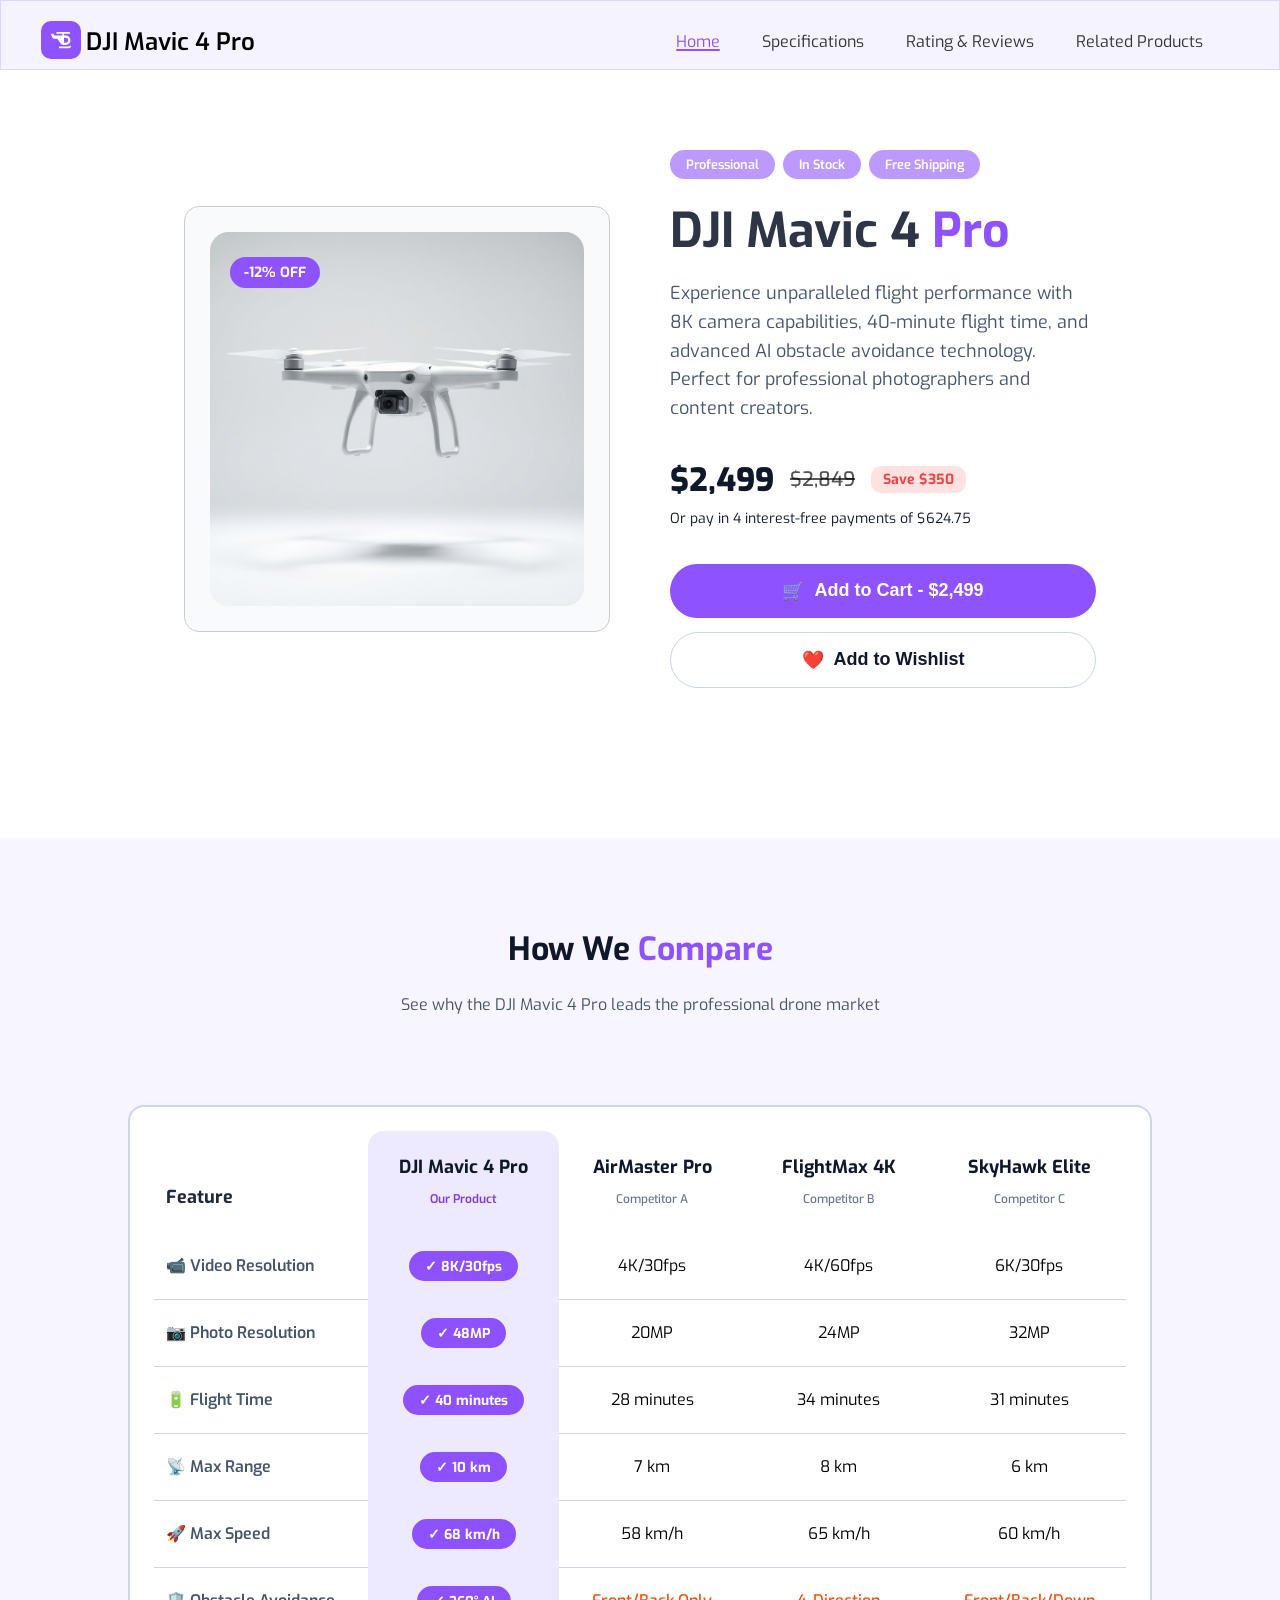
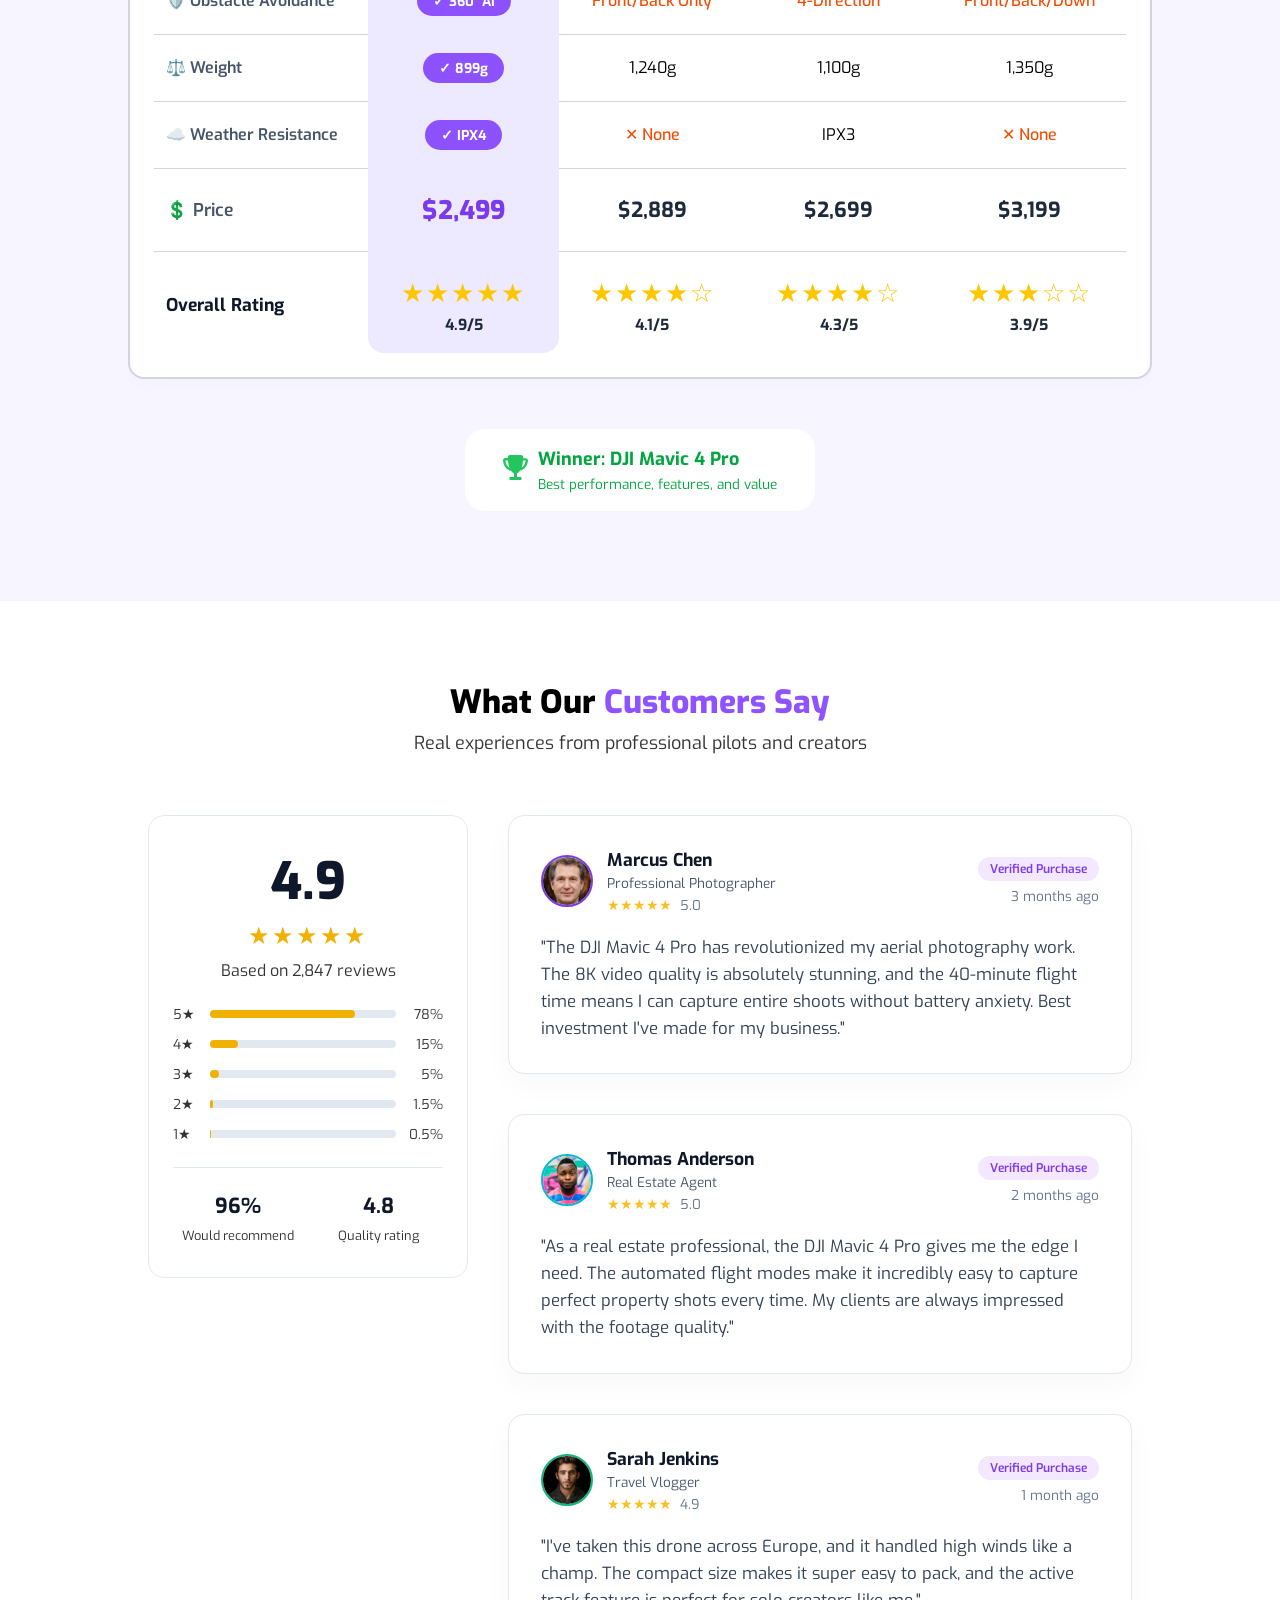
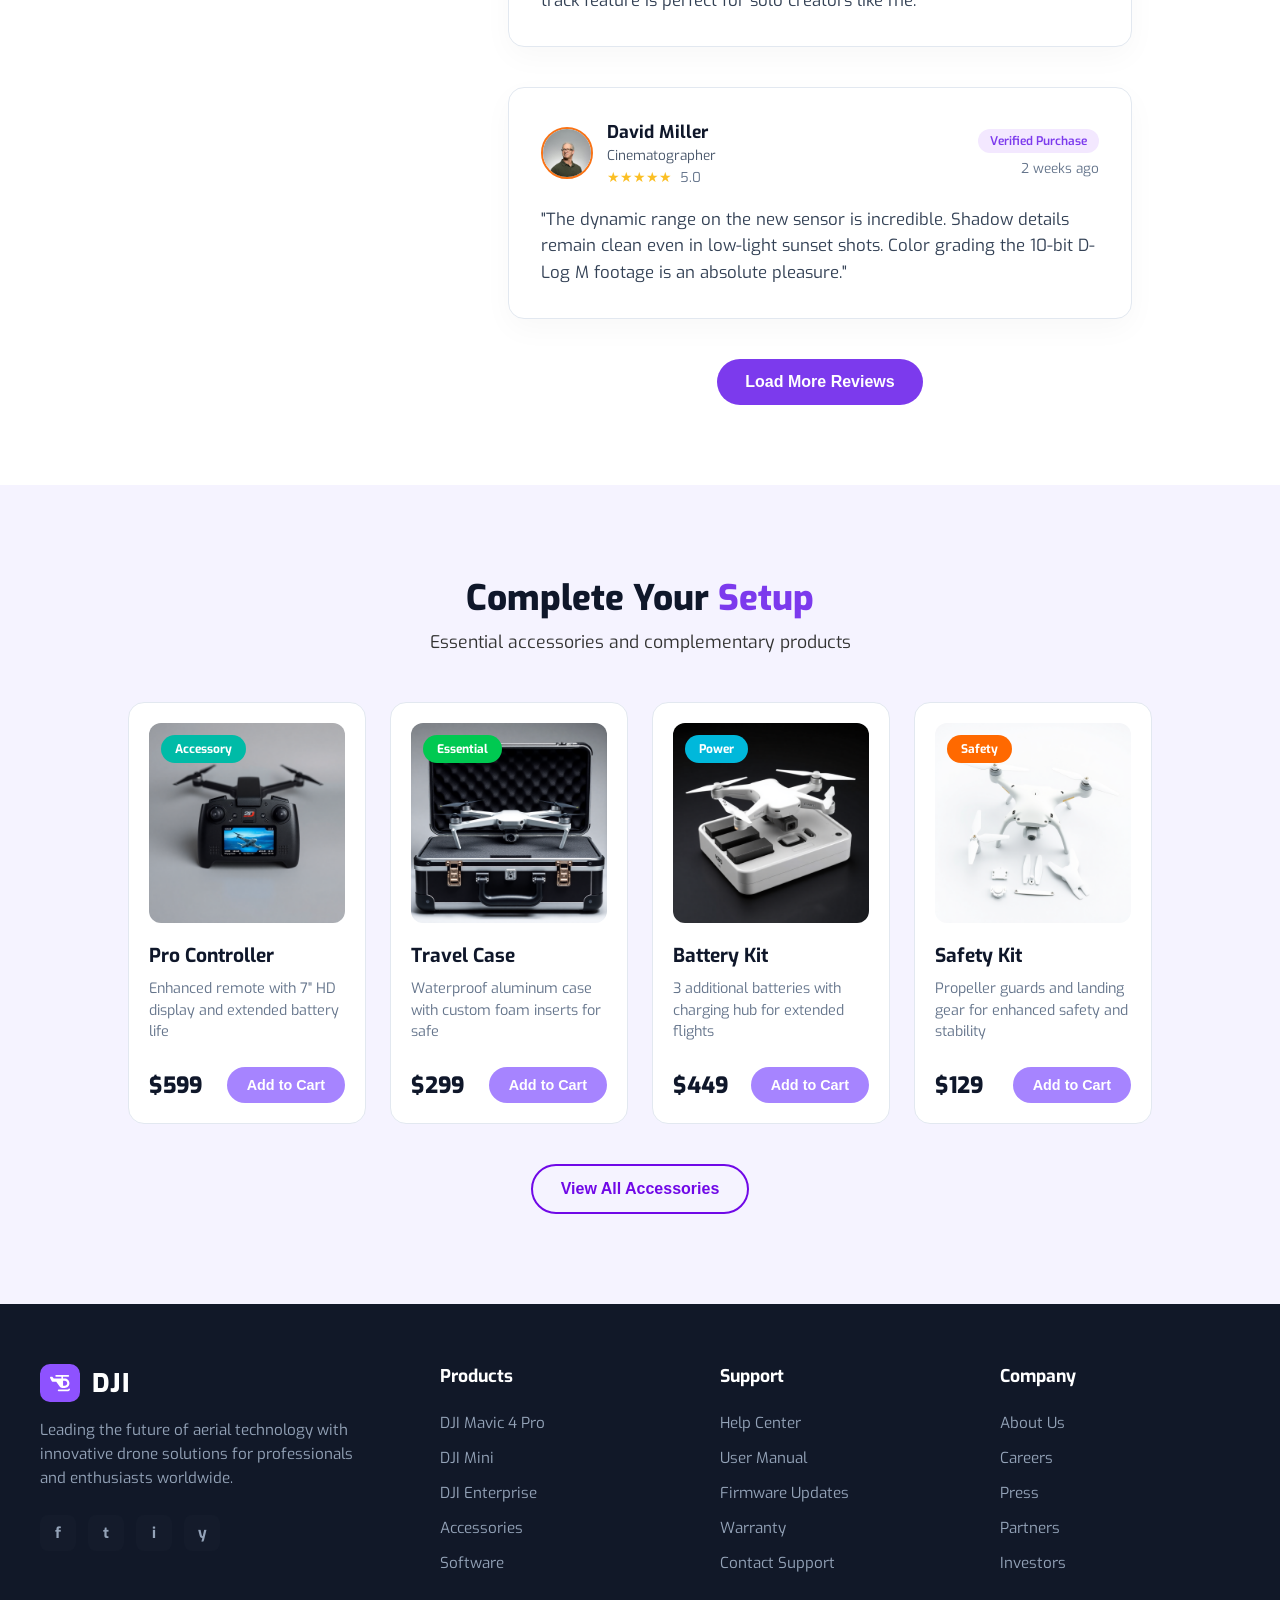
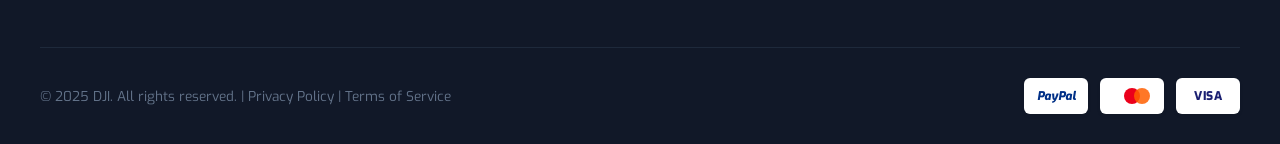
<file: Drone/index.html>
<!DOCTYPE html>
<html lang="en">

<head>
    <meta charset="UTF-8">
    <meta name="viewport" content="width=device-width, initial-scale=1.0">
    <title>Drone</title>
    <link rel="stylesheet" href="css/style.css">
    <link rel="preconnect" href="https://fonts.googleapis.com">
    <link rel="preconnect" href="https://fonts.gstatic.com" crossorigin>
    <link rel="stylesheet" href="https://cloudflare.com">
    <link
        href="https://fonts.googleapis.com/css2?family=Exo:ital,wght@0,100..900;1,100..900&family=Google+Sans+Flex:opsz,wght@6..144,1..1000&family=Roboto:ital,wght@0,100..900;1,100..900&display=swap"
        rel="stylesheet">
    <link rel="stylesheet" href="css/media.css">

</head>

<body>

    <!-- Navbar Section -->
    <div class="navbar">
        <div class="nav-container">
            <div class="logo">
                <div class="logo-img">
                    <svg class="" data-prefix="fas" data-icon="helicopter" role="img" viewBox="0 0 576 512"
                        aria-hidden="true" data-fa-i2svg="">
                        <path fill="currentColor"
                            d="M176 32c-13.3 0-24 10.7-24 24s10.7 24 24 24l152 0 0 48-220.8 0-32.8-39.4C69.9 83.2 63.1 80 56 80L24 80C15.7 80 8 84.3 3.6 91.4s-4.8 15.9-1.1 23.4l48 96C54.6 218.9 62.9 224 72 224l107.8 0 104 143.1c15.1 20.7 39.1 32.9 64.7 32.9l75.5 0c75.1 0 136-60.9 136-136S499.1 128 424 128l-48 0 0-48 152 0c13.3 0 24-10.7 24-24s-10.7-24-24-24L176 32zM376 192l48 0c39.8 0 72 32.2 72 72s-32.2 72-72 72l-48 0 0-144zM552 416c-13.3 0-24 10.7-24 24 0 4.4-3.6 8-8 8l-272 0c-13.3 0-24 10.7-24 24s10.7 24 24 24l272 0c30.9 0 56-25.1 56-56 0-13.3-10.7-24-24-24z">
                        </path>
                    </svg><!-- <i class="fa-solid fa-helicopter text-white text-lg"></i> Font Awesome fontawesome.com -->
                </div>
                <span class="logo-text">DJI Mavic 4 Pro</span>

            </div>
            <!-- 💡 زر الثلاث شرطات المضاف للموبايل لفتح وإغلاق القائمة -->
            <div class="menu-toggle" id="mobile-menu-btn">
                <span class="bar"></span>
                <span class="bar"></span>
                <span class="bar"></span>
            </div>
            <div class="menu">
                <ul>
                    <li><a href="" class="nav-item active-link">Home</a></li>
                    <li><a href="" class="nav-item">Specifications</a></li>
                    <li><a href="" class="nav-item">Rating & Reviews</a></li>
                    <li><a href="" class="nav-item">Related Products</a></li>

                </ul>

            </div>

        </div>

    </div>
    <!-- -------end---------- -->


    <!-- Hero Section -->
    <div id="hero-section">
        <div class="container">
            <div class="hero-container">
                <div class="product-gallery-side">
                    <div class="main-image-box">
                        <span class="discount-badge">-12% OFF</span>
                        <img src="img/hero-img.png" alt="DJI Mavic 4 Pro">

                    </div>
                </div>
                <div class="hero-content">
                    <div class="top-status-badges">
                        <span class="status-tag tag-purple">Professional</span>
                        <span class="status-tag tag-purple">In Stock</span>
                        <span class="status-tag tag-purple">Free Shipping</span>
                    </div>
                    <h1 class="main-product-title">DJI Mavic 4 <span style="color: #8E52FF;">Pro</span></h1>
                    <p class="product-description-text">Experience unparalleled flight performance with 8K camera
                        capabilities, 40-minute
                        flight time, and advanced AI obstacle avoidance technology. Perfect for professional
                        photographers
                        and content creators.</p>
                    <div class="pricing-area-block">
                        <span class="current-price">$2,499</span>
                        <span class="original-price">$2,849</span>
                        <span class="save-amount-badge">Save $350</span>
                    </div>
                    <p class="installment-plan-text">Or pay in 4 interest-free payments of $624.75</p>
                    <div class="action-buttons-group">
                        <button class="primary-cart-btn">
                            <span class="cart-icon">🛒</span> Add to Cart - $2,499
                        </button>
                        <button class="secondary-wishlist-btn">
                            <span class="heart-icon">❤️</span> Add to Wishlist
                        </button>
                    </div>

                </div>
            </div>
        </div>

    </div>
    <!-- -------end---------- -->


    <!-- Specifications Comparison Table -->

    <div id="specifications-comparison-table">

        <div class="container">
            <h2 class="heading">How We <span style="color:#8E52FF">Compare</span></h2>
            <p class="description">See why the DJI Mavic 4 Pro leads the professional drone market</p>

            <div class="table-responsive-wrapper">
                <div class="comparison-container">
                    <table class="comparison-table">
                        <thead>
                            <tr>

                                <th class="feature-col">Feature</th>

                                <th class="our-product-col highlighting">
                                    <span class="product-name">DJI Mavic 4 Pro</span>
                                    <span class="product-badge">Our Product</span>
                                </th>

                                <th>
                                    <span class="product-name">AirMaster Pro</span>
                                    <span class="competitor-badge">Competitor A</span>
                                </th>
                                <th>
                                    <span class="product-name">FlightMax 4K</span>
                                    <span class="competitor-badge">Competitor B</span>
                                </th>
                                <th>
                                    <span class="product-name">SkyHawk Elite</span>
                                    <span class="competitor-badge">Competitor C</span>
                                </th>
                            </tr>
                        </thead>
                        <tbody>
                            <tr>
                                <td class="feature-name">📹 Video Resolution</td>
                                <td class="highlighting"><span class="badge-vibrant">✓ 8K/30fps</span></td>
                                <td>4K/30fps</td>
                                <td>4K/60fps</td>
                                <td>6K/30fps</td>
                            </tr>
                            <tr>
                                <td class="feature-name">📷 Photo Resolution</td>
                                <td class="highlighting"><span class="badge-vibrant">✓ 48MP</span></td>
                                <td>20MP</td>
                                <td>24MP</td>
                                <td>32MP</td>
                            </tr>
                            <tr>
                                <td class="feature-name">🔋 Flight Time</td>
                                <td class="highlighting"><span class="badge-vibrant">✓ 40 minutes</span></td>
                                <td>28 minutes</td>
                                <td>34 minutes</td>
                                <td>31 minutes</td>
                            </tr>
                            <tr>
                                <td class="feature-name">📡 Max Range</td>
                                <td class="highlighting"><span class="badge-vibrant">✓ 10 km</span></td>
                                <td>7 km</td>
                                <td>8 km</td>
                                <td>6 km</td>
                            </tr>
                            <tr>
                                <td class="feature-name">🚀 Max Speed</td>
                                <td class="highlighting"><span class="badge-vibrant">✓ 68 km/h</span></td>
                                <td>58 km/h</td>
                                <td>65 km/h</td>
                                <td>60 km/h</td>
                            </tr>
                            <tr>
                                <td class="feature-name">🛡️ Obstacle Avoidance</td>
                                <td class="highlighting"><span class="badge-vibrant">✓ 360° AI</span></td>
                                <td class="text-danger">Front/Back Only</td>
                                <td class="text-danger">4-Direction</td>
                                <td class="text-danger">Front/Back/Down</td>
                            </tr>
                            <tr>
                                <td class="feature-name">⚖️ Weight</td>
                                <td class="highlighting"><span class="badge-vibrant">✓ 899g</span></td>
                                <td>1,240g</td>
                                <td>1,100g</td>
                                <td>1,350g</td>
                            </tr>
                            <tr>
                                <td class="feature-name">☁️ Weather Resistance</td>
                                <td class="highlighting"><span class="badge-vibrant">✓ IPX4</span></td>
                                <td class="text-danger">✕ None</td>
                                <td>IPX3</td>
                                <td class="text-danger">✕ None</td>
                            </tr>
                            <tr class="price-row">
                                <td class="feature-name price-label">💲 Price</td>
                                <td class="highlighting price-vibrant">$2,499</td>
                                <td class="price-standard">$2,889</td>
                                <td class="price-standard">$2,699</td>
                                <td class="price-standard">$3,199</td>
                            </tr>
                            <tr class="rating-row">
                                <td class="feature-name rating-title">Overall Rating</td>
                                <td class="highlighting rating-box">
                                    <div class="stars">★★★★★</div>
                                    <div class="rating-number">4.9/5</div>
                                </td>
                                <td class="rating-box">
                                    <div class="stars text-muted-stars">★★★★☆</div>
                                    <div class="rating-number">4.1/5</div>
                                </td>
                                <td class="rating-box">
                                    <div class="stars text-muted-stars">★★★★☆</div>
                                    <div class="rating-number">4.3/5</div>
                                </td>
                                <td class="rating-box">
                                    <div class="stars text-muted-stars">★★★☆☆</div>
                                    <div class="rating-number">3.9/5</div>
                                </td>
                            </tr>
                        </tbody>
                    </table>
                </div>
            </div>

            <div class="winner-box">

                <div class="icon">
                    <svg class="svg-inline--fa fa-trophy mr-3 text-2xl text-green-500" data-prefix="fas"
                        data-icon="trophy" role="img" viewBox="0 0 512 512" aria-hidden="true" data-fa-i2svg="">
                        <path fill="currentColor"
                            d="M144.3 0l224 0c26.5 0 48.1 21.8 47.1 48.2-.2 5.3-.4 10.6-.7 15.8l49.6 0c26.1 0 49.1 21.6 47.1 49.8-7.5 103.7-60.5 160.7-118 190.5-15.8 8.2-31.9 14.3-47.2 18.8-20.2 28.6-41.2 43.7-57.9 51.8l0 73.1 64 0c17.7 0 32 14.3 32 32s-14.3 32-32 32l-192 0c-17.7 0-32-14.3-32-32s14.3-32 32-32l64 0 0-73.1c-16-7.7-35.9-22-55.3-48.3-18.4-4.8-38.4-12.1-57.9-23.1-54.1-30.3-102.9-87.4-109.9-189.9-1.9-28.1 21-49.7 47.1-49.7l49.6 0c-.3-5.2-.5-10.4-.7-15.8-1-26.5 20.6-48.2 47.1-48.2zM101.5 112l-52.4 0c6.2 84.7 45.1 127.1 85.2 149.6-14.4-37.3-26.3-86-32.8-149.6zM380 256.8c40.5-23.8 77.1-66.1 83.3-144.8L411 112c-6.2 60.9-17.4 108.2-31 144.8z">
                        </path>
                    </svg>
                </div>
                <div class="icon-description">
                    <h4>Winner: DJI Mavic 4 Pro</h4>
                    <p>Best performance, features, and value</p>
                </div>

            </div>




        </div>

    </div>

    <!-- -------end---------- -->


    <!-- Customer Reviews Section -->
    <div id="customer-reviews-section">
        <div class="container">

            <div class="reviews-header">
                <h2 class="reviews-title">What Our <span style="color:#8E52FF">Customers Say</span></h2>
                <p class="reviews-subtitle">Real experiences from professional pilots and creators</p>

            </div>

            <div class="reviews-section-container">

                <div class="rating-summary-sidebar">
                    <div class="rating-big-number">4.9</div>
                    <div class="rating-big-stars">★★★★★</div>
                    <p class="reviews-count-text">Based on 2,847 reviews</p>

                    <div class="rating-bars-list">
                        <div class="bar-row">
                            <span class="star-label">5★</span>
                            <div class="progress-bar-bg">
                                <div class="progress-fill fill-78"></div>
                            </div>
                            <span class="percentage-label">78%</span>
                        </div>
                        <div class="bar-row">
                            <span class="star-label">4★</span>
                            <div class="progress-bar-bg">
                                <div class="progress-fill fill-15"></div>
                            </div>
                            <span class="percentage-label">15%</span>
                        </div>
                        <div class="bar-row">
                            <span class="star-label">3★</span>
                            <div class="progress-bar-bg">
                                <div class="progress-fill fill-5"></div>
                            </div>
                            <span class="percentage-label">5%</span>
                        </div>
                        <div class="bar-row">
                            <span class="star-label">2★</span>
                            <div class="progress-bar-bg">
                                <div class="progress-fill fill-1-5"></div>
                            </div>
                            <span class="percentage-label">1.5%</span>
                        </div>
                        <div class="bar-row">
                            <span class="star-label">1★</span>
                            <div class="progress-bar-bg">
                                <div class="progress-fill fill-0-5"></div>
                            </div>
                            <span class="percentage-label">0.5%</span>
                        </div>
                    </div>

                    <div class="divider-line"></div>

                    <div class="bottom-stats-row">
                        <div class="stat-mini-box">
                            <span class="stat-bold">96%</span>
                            <span class="stat-desc">Would recommend</span>
                        </div>
                        <div class="stat-mini-box">
                            <span class="stat-bold">4.8</span>
                            <span class="stat-desc">Quality rating</span>
                        </div>
                    </div>
                </div>

                <div class="reviews-list-container">

                    <!--  card one -->
                    <div class="individual-review-card card-1">
                        <div class="card-top-header">
                            <div class="reviewer-meta-left">
                                <img src="img/avatar1.png" alt="Marcus" class="reviewer-avatar avatar-purple-border">
                                <div class="reviewer-txt">
                                    <h4>Marcus Chen</h4>
                                    <p>Professional Photographer</p>
                                    <div class="small-stars-row"><span>★★★★★</span> 5.0</div>
                                </div>
                            </div>
                            <div class="reviewer-meta-right">
                                <span class="v-badge">Verified Purchase</span>
                                <p class="time-ago">3 months ago</p>
                            </div>
                        </div>
                        <p class="review-comment-body">
                            "The DJI Mavic 4 Pro has revolutionized my aerial photography work. The 8K video quality is
                            absolutely stunning, and the 40-minute flight time means I can capture entire shoots without
                            battery anxiety. Best investment I've made for my business."
                        </p>
                    </div>

                    <!-- card two  -->
                    <div class="individual-review-card card-2">
                        <div class="card-top-header">
                            <div class="reviewer-meta-left">
                                <img src="img/avatar2.jpg" alt="Thomas" class="reviewer-avatar avatar-blue-border">
                                <div class="reviewer-txt">
                                    <h4>Thomas Anderson</h4>
                                    <p>Real Estate Agent</p>
                                    <div class="small-stars-row"><span>★★★★★</span> 5.0</div>
                                </div>
                            </div>
                            <div class="reviewer-meta-right">
                                <span class="v-badge">Verified Purchase</span>
                                <p class="time-ago">2 months ago</p>
                            </div>
                        </div>
                        <p class="review-comment-body">
                            "As a real estate professional, the DJI Mavic 4 Pro gives me the edge I need. The automated
                            flight modes make it incredibly easy to capture perfect property shots every time. My
                            clients are always impressed with the footage quality."
                        </p>
                    </div>

                    <!--  card three -->
                    <div class="individual-review-card card-3">
                        <div class="card-top-header">
                            <div class="reviewer-meta-left">
                                <img src="img/avatar3.jpg" alt="Sarah" class="reviewer-avatar avatar-green-border">
                                <div class="reviewer-txt">
                                    <h4>Sarah Jenkins</h4>
                                    <p>Travel Vlogger</p>
                                    <div class="small-stars-row"><span>★★★★★</span> 4.9</div>
                                </div>
                            </div>
                            <div class="reviewer-meta-right">
                                <span class="v-badge">Verified Purchase</span>
                                <p class="time-ago">1 month ago</p>
                            </div>
                        </div>
                        <p class="review-comment-body">
                            "I've taken this drone across Europe, and it handled high winds like a champ. The compact
                            size makes it super easy to pack, and the active track feature is perfect for solo creators
                            like me."
                        </p>
                    </div>

                    <!-- card four -->
                    <div class="individual-review-card card-4">
                        <div class="card-top-header">
                            <div class="reviewer-meta-left">
                                <img src="img/avatar4.jpg" alt="David" class="reviewer-avatar avatar-orange-border">
                                <div class="reviewer-txt">
                                    <h4>David Miller</h4>
                                    <p>Cinematographer</p>
                                    <div class="small-stars-row"><span>★★★★★</span> 5.0</div>
                                </div>
                            </div>
                            <div class="reviewer-meta-right">
                                <span class="v-badge">Verified Purchase</span>
                                <p class="time-ago">2 weeks ago</p>
                            </div>
                        </div>
                        <p class="review-comment-body">
                            "The dynamic range on the new sensor is incredible. Shadow details remain clean even in
                            low-light sunset shots. Color grading the 10-bit D-Log M footage is an absolute pleasure."
                        </p>
                    </div>
                    <button class="load-more-btn">Load More Reviews</button>

                </div>

            </div>


        </div>

    </div>

    <!-- -------end---------- -->


    <!-- Products Section -->
    <div id="product-section">
        <div class="container">
            <div class="setup-section">

                <h2 class="setup-title">Complete Your <span class="highlight-text">Setup</span></h2>
                <p class="setup-subtitle">Essential accessories and complementary products</p>

                <!-- products grid -->
                <div class="products-grid">

                    <!-- card first: Pro Controller -->
                    <div class="product-card">
                        <div class="image-container">
                            <span class="badge badge-accessory">Accessory</span>
                            <img src="img/related-products1.png" alt="Pro Controller">
                        </div>
                        <h3 class="product-title">Pro Controller</h3>
                        <p class="product-desc">Enhanced remote with 7" HD display and extended battery life</p>
                        <div class="card-footer">
                            <span class="product-price">$599</span>
                            <button class="add-to-cart-btn">Add to Cart</button>
                        </div>
                    </div>

                    <!-- card second: Travel Case -->
                    <div class="product-card">
                        <div class="image-container">
                            <span class="badge badge-essential">Essential</span>
                            <img src="img/related-products2.png" alt="Travel Case">
                        </div>
                        <h3 class="product-title">Travel Case</h3>
                        <p class="product-desc">Waterproof aluminum case with custom foam inserts for safe</p>
                        <div class="card-footer">
                            <span class="product-price">$299</span>
                            <button class="add-to-cart-btn">Add to Cart</button>
                        </div>
                    </div>

                    <!-- card third: Battery Kit -->
                    <div class="product-card">
                        <div class="image-container">
                            <span class="badge badge-power">Power</span>
                            <img src="img/related-products3.png" alt="Battery Kit">
                        </div>
                        <h3 class="product-title">Battery Kit</h3>
                        <p class="product-desc">3 additional batteries with charging hub for extended flights</p>
                        <div class="card-footer">
                            <span class="product-price">$449</span>
                            <button class="add-to-cart-btn">Add to Cart</button>
                        </div>
                    </div>

                    <!-- card fourth: Safety Kit -->
                    <div class="product-card">
                        <div class="image-container">
                            <span class="badge badge-safety">Safety</span>
                            <img src="img/related-products4.png" alt="Safety Kit">
                        </div>
                        <h3 class="product-title">Safety Kit</h3>
                        <p class="product-desc">Propeller guards and landing gear for enhanced safety and stability</p>
                        <div class="card-footer">
                            <span class="product-price">$129</span>
                            <button class="add-to-cart-btn">Add to Cart</button>
                        </div>
                    </div>

                </div>

                <button class="view-all-btn">View All Accessories</button>
            </div>


        </div>

    </div>
    <!-- -------end---------- -->


    <!-- -------Footer--------- -->
    <footer id="dji-footer">
        <div class="footer-top-container">

            <div class="footer-brand-col">
                <div class="footer-logo-area">
                    <svg class="" data-prefix="fas" data-icon="helicopter" role="img" viewBox="0 0 576 512"
                        aria-hidden="true" data-fa-i2svg="">
                        <path fill="currentColor"
                            d="M176 32c-13.3 0-24 10.7-24 24s10.7 24 24 24l152 0 0 48-220.8 0-32.8-39.4C69.9 83.2 63.1 80 56 80L24 80C15.7 80 8 84.3 3.6 91.4s-4.8 15.9-1.1 23.4l48 96C54.6 218.9 62.9 224 72 224l107.8 0 104 143.1c15.1 20.7 39.1 32.9 64.7 32.9l75.5 0c75.1 0 136-60.9 136-136S499.1 128 424 128l-48 0 0-48 152 0c13.3 0 24-10.7 24-24s-10.7-24-24-24L176 32zM376 192l48 0c39.8 0 72 32.2 72 72s-32.2 72-72 72l-48 0 0-144zM552 416c-13.3 0-24 10.7-24 24 0 4.4-3.6 8-8 8l-272 0c-13.3 0-24 10.7-24 24s10.7 24 24 24l272 0c30.9 0 56-25.1 56-56 0-13.3-10.7-24-24-24z">
                        </path>
                    </svg>
                    <h2 class="footer-logo-text">DJI</h2>
                </div>
                <p class="footer-brand-desc">
                    Leading the future of aerial technology with innovative drone solutions for professionals and
                    enthusiasts worldwide.
                </p>
                <div class="footer-social-box">
                    <a href="#" class="social-icon-btn"><span class="mock-icon font-fb">f</span></a>
                    <a href="#" class="social-icon-btn"><span class="mock-icon font-tw">t</span></a>
                    <a href="#" class="social-icon-btn"><span class="mock-icon font-ig">i</span></a>
                    <a href="#" class="social-icon-btn"><span class="mock-icon font-yt">y</span></a>
                </div>
            </div>

            <!-- العمود الثاني: المنتجات -->
            <div class="footer-links-col">
                <h3>Products</h3>
                <ul>
                    <li><a href="#">DJI Mavic 4 Pro</a></li>
                    <li><a href="#">DJI Mini</a></li>
                    <li><a href="#">DJI Enterprise</a></li>
                    <li><a href="#">Accessories</a></li>
                    <li><a href="#">Software</a></li>
                </ul>
            </div>

            <!-- العمود الثالث: الدعم الفني -->
            <div class="footer-links-col">
                <h3>Support</h3>
                <ul>
                    <li><a href="#">Help Center</a></li>
                    <li><a href="#">User Manual</a></li>
                    <li><a href="#">Firmware Updates</a></li>
                    <li><a href="#">Warranty</a></li>
                    <li><a href="#">Contact Support</a></li>
                </ul>
            </div>

            <!-- العمود الرابع: الشركة -->
            <div class="footer-links-col">
                <h3>Company</h3>
                <ul>
                    <li><a href="#">About Us</a></li>
                    <li><a href="#">Careers</a></li>
                    <li><a href="#">Press</a></li>
                    <li><a href="#">Partners</a></li>
                    <li><a href="#">Investors</a></li>
                </ul>
            </div>

        </div>

        <!-- الشريط الفاصل وحقوق النشر السفلية شارات الدفع -->
        <div class="footer-bottom-bar">
            <p class="footer-copyright">&copy; 2025 DJI. All rights reserved. | Privacy Policy | Terms of Service</p>
            <div class="payment-badges-group">
                <div class="payment-card-badge bg-white text-paypal">PayPal</div>
                <div class="payment-card-badge bg-white text-mastercard"><span class="mc-circles"></span></div>
                <div class="payment-card-badge bg-white text-visa">VISA</div>
            </div>
        </div>
    </footer>
    <!-- -------end---------- -->

</body>

</html>
</file>
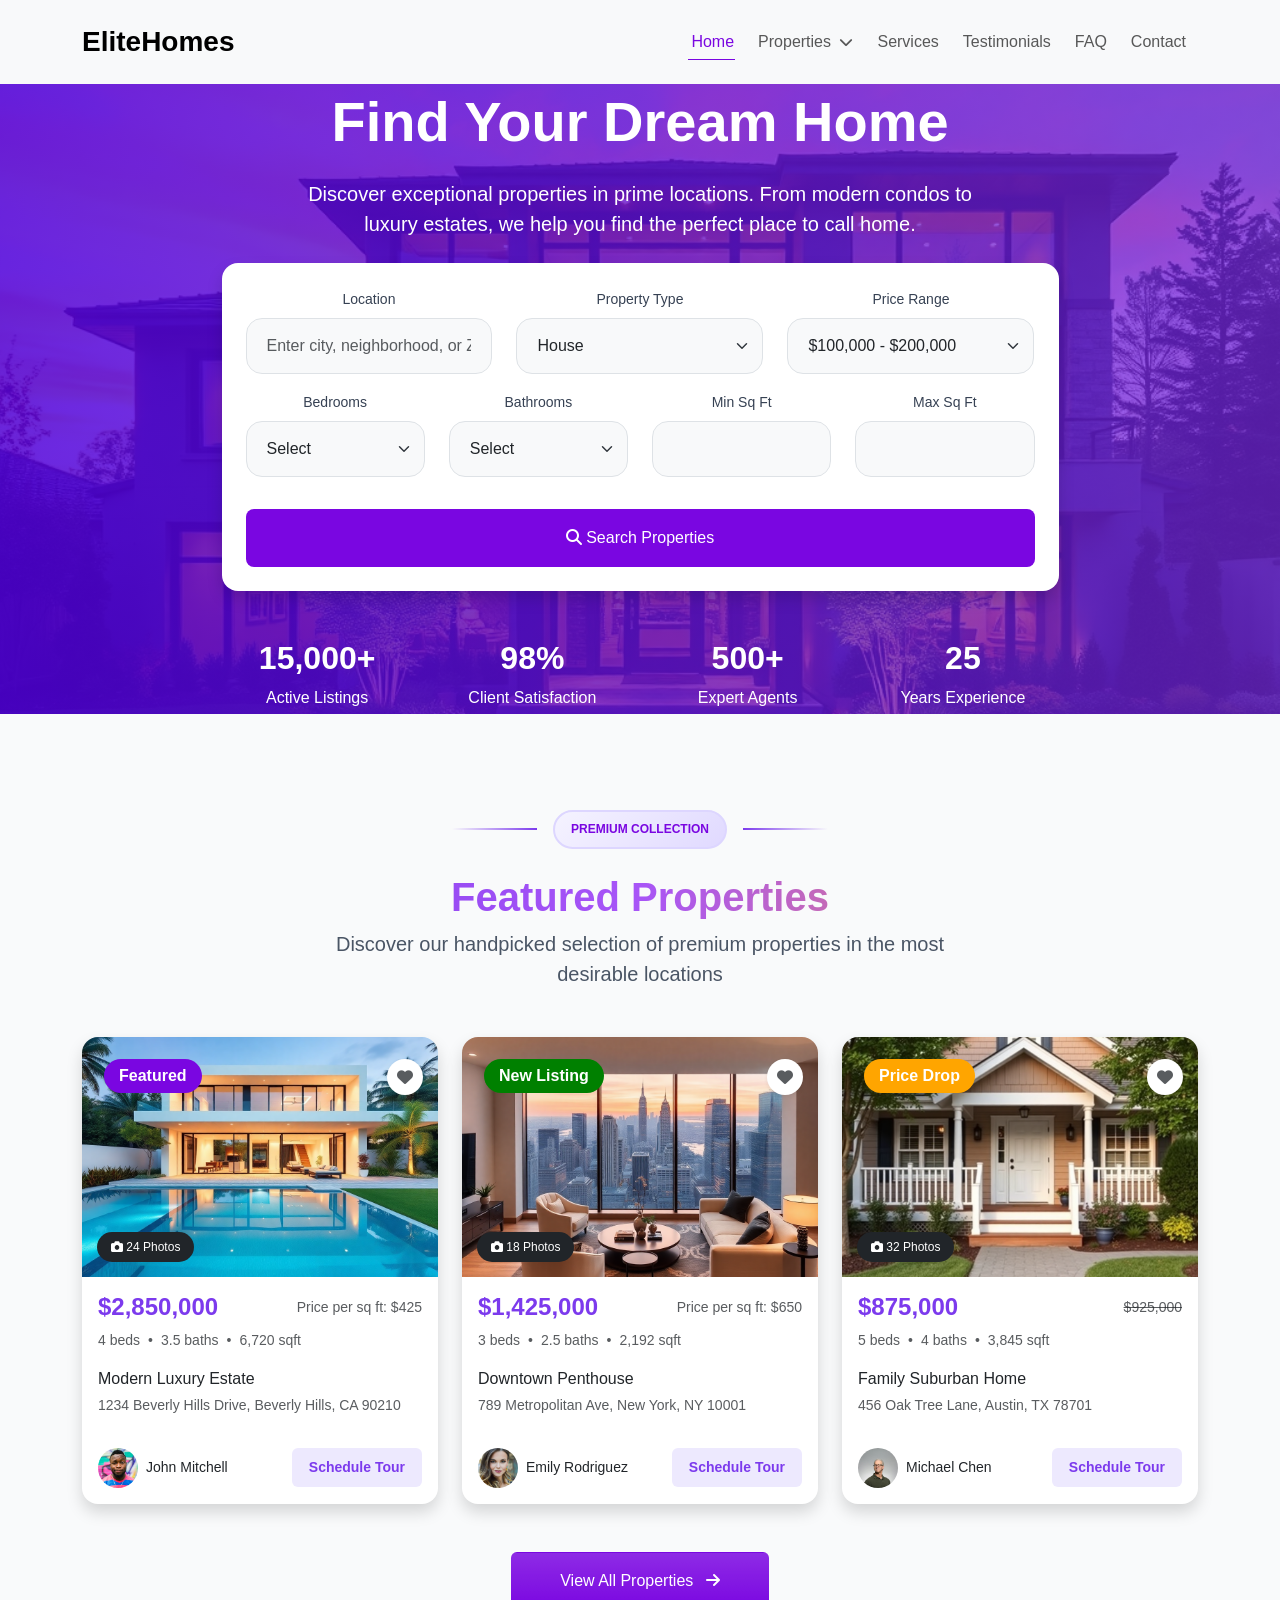
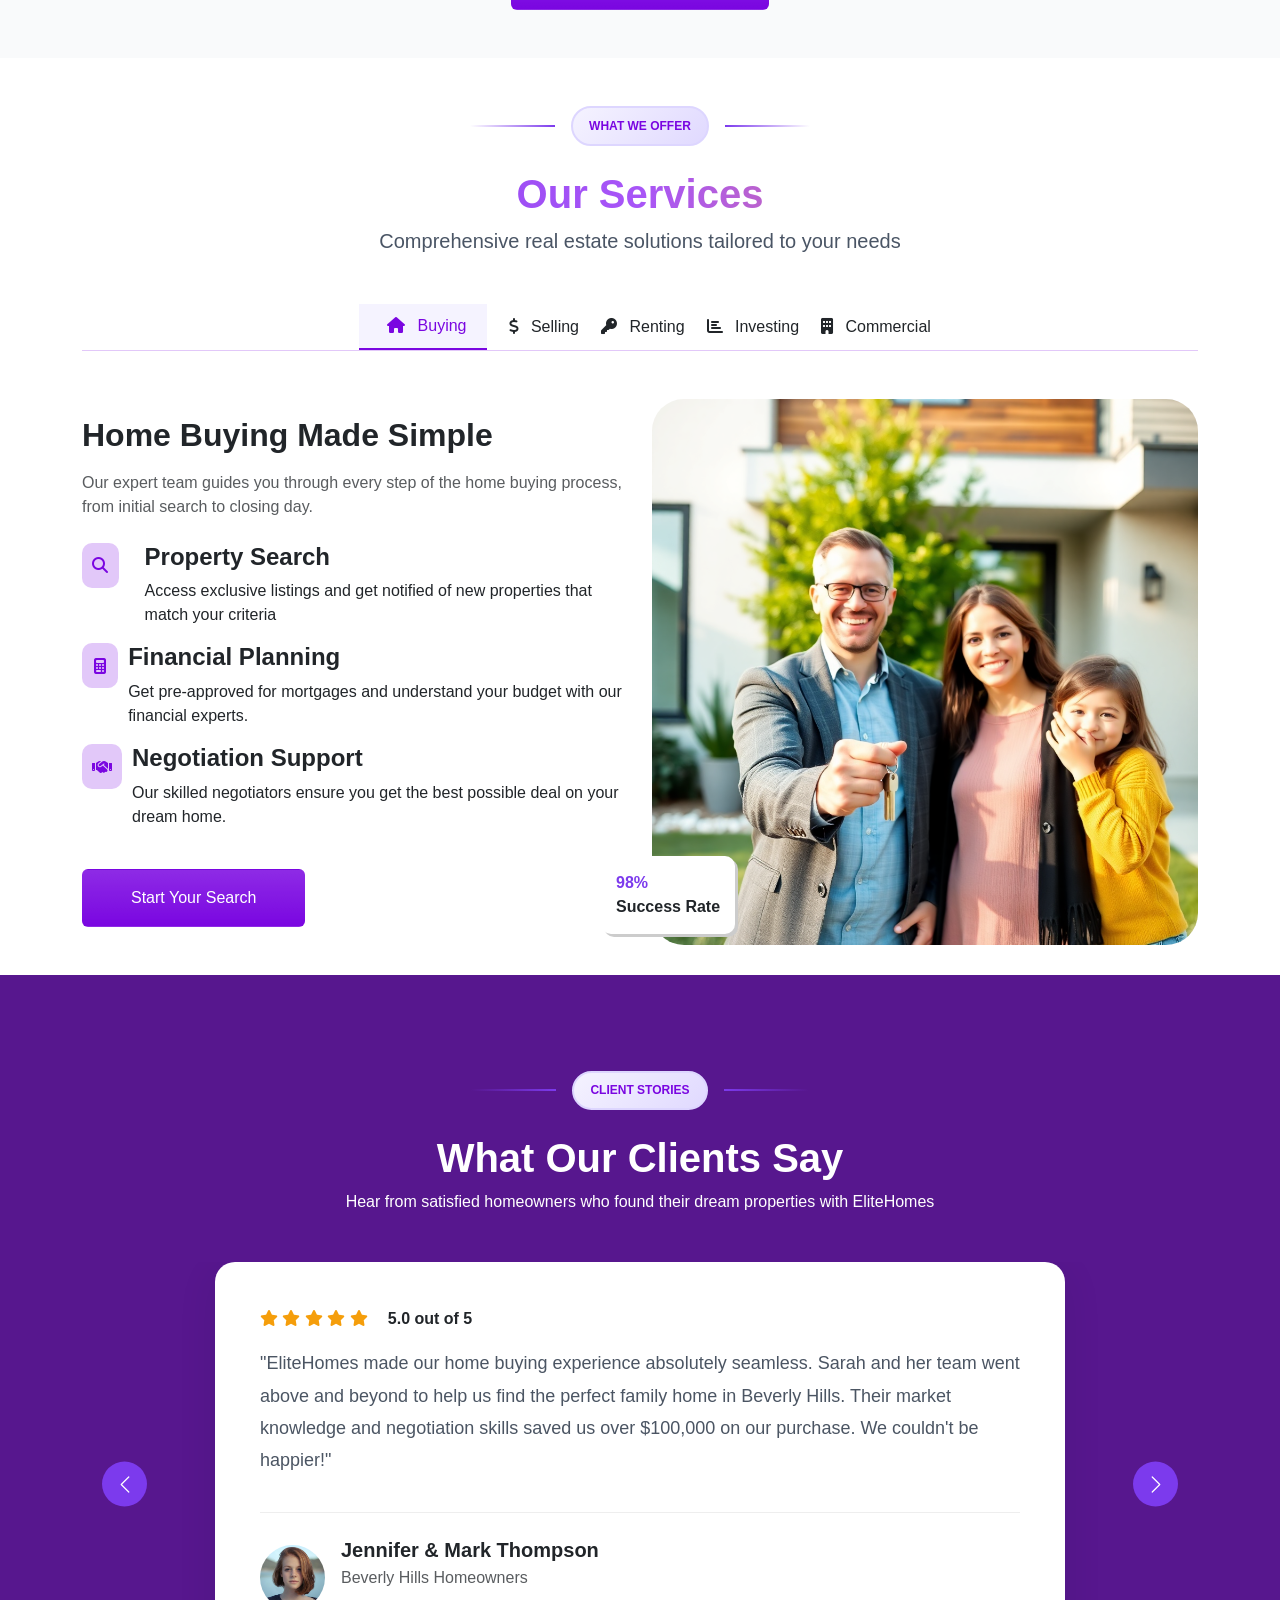
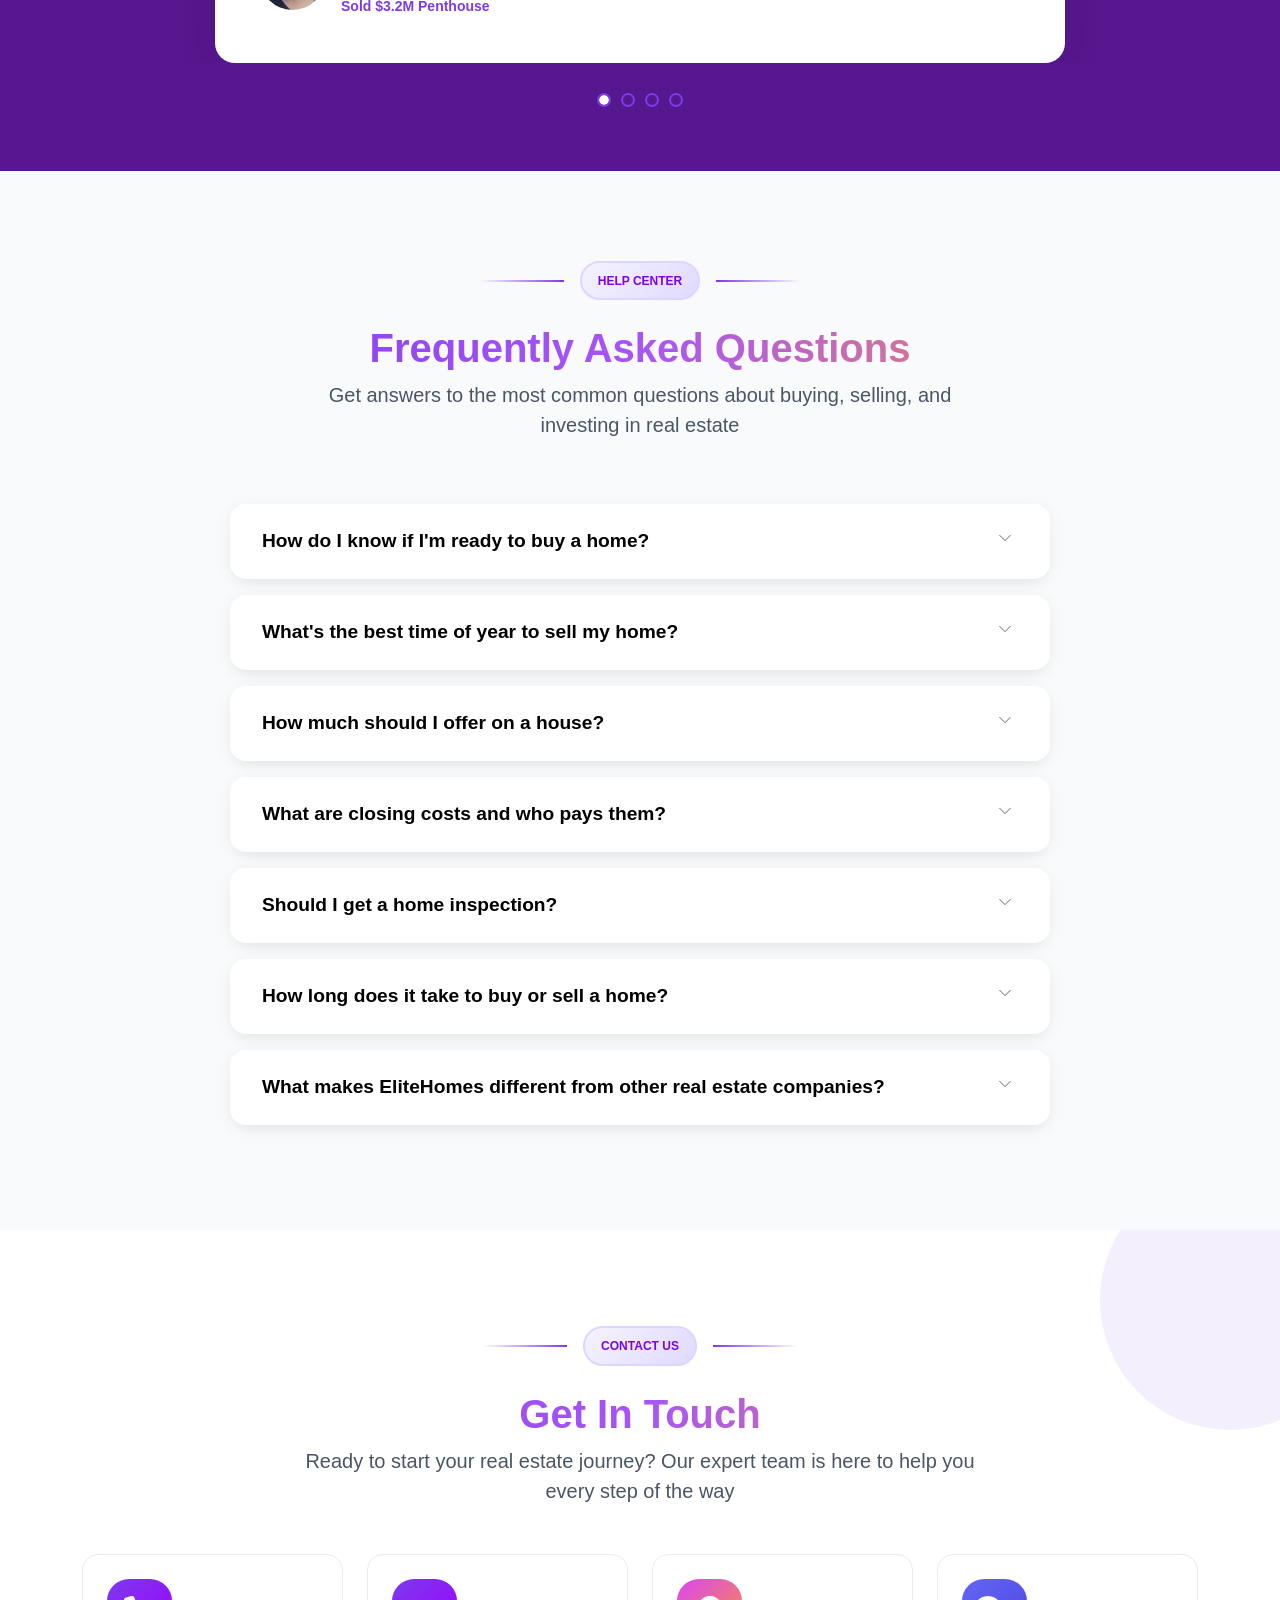
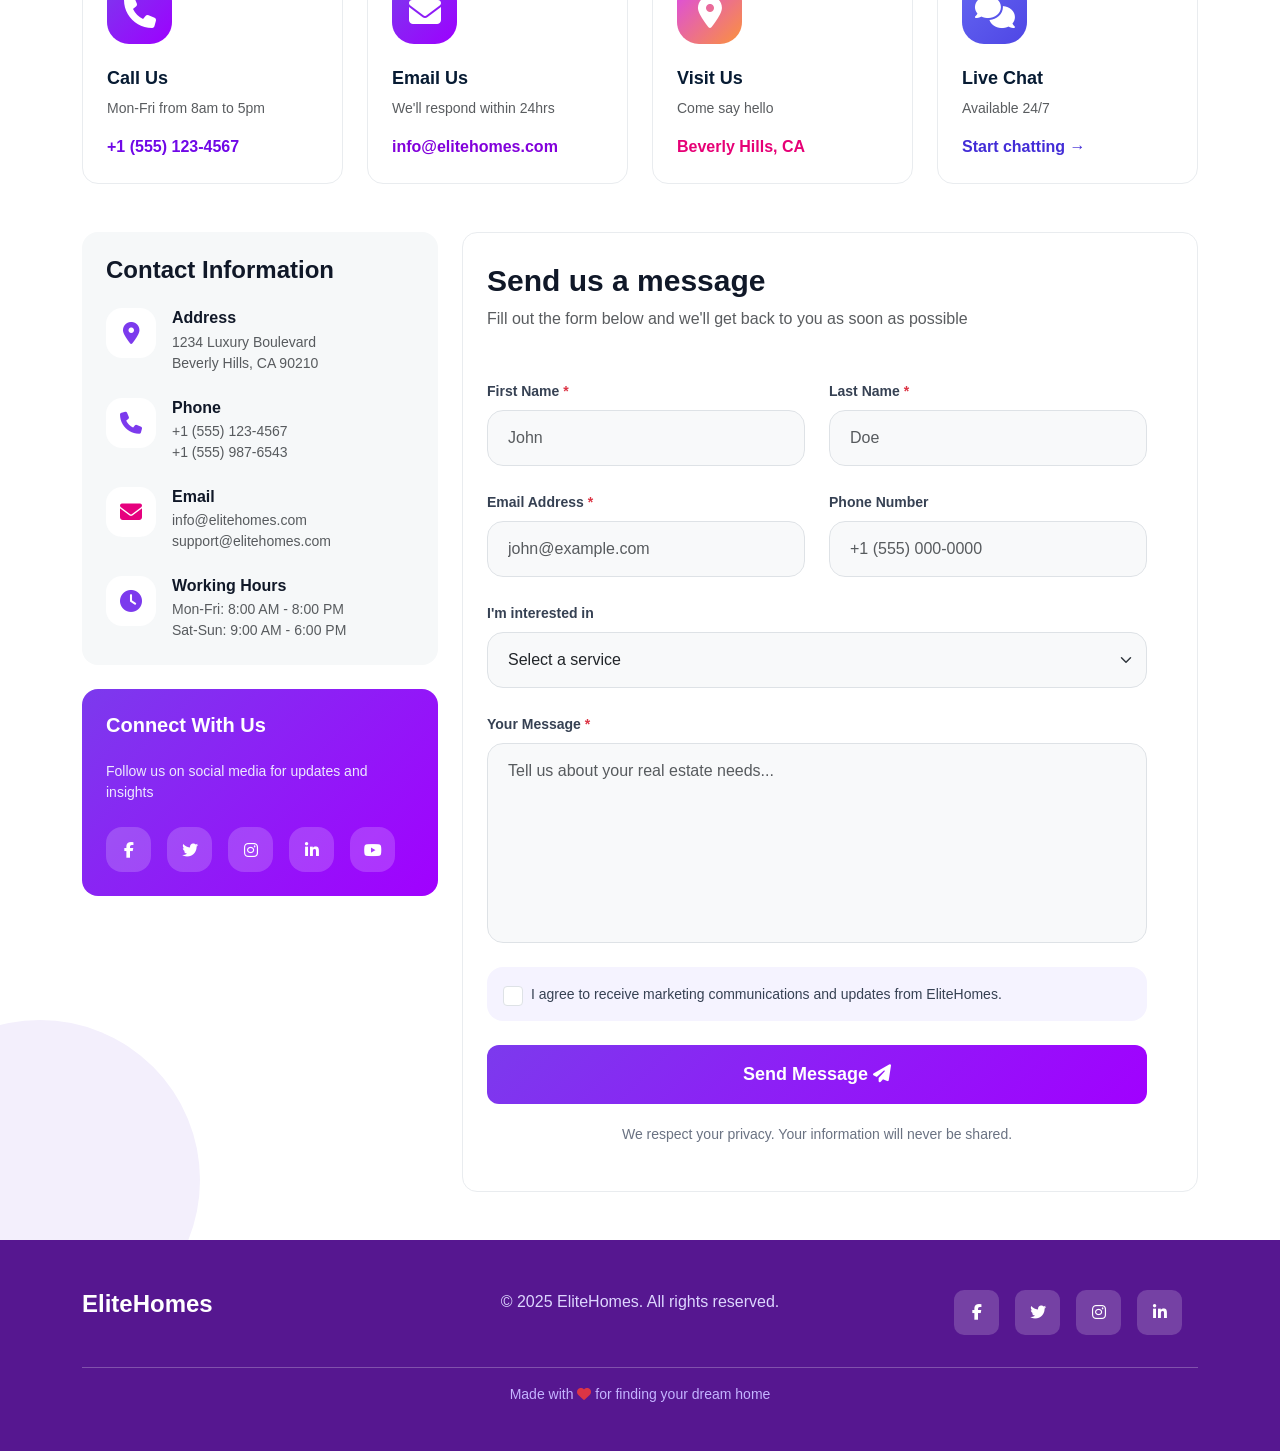
<file: Elite Homes/index.html>
<!DOCTYPE html>
<html lang="en">

<head>
    <meta charset="UTF-8">
    <meta name="viewport" content="width=device-width, initial-scale=1.0">
    <title>EliteHomes - Your Dream Home Awaits</title>
    <link rel="shortcut icon" href="./image/icons8-house-96.png" type="image/x-icon">
    <!-- Bootstrap CSS -->
    <link href="https://cdn.jsdelivr.net/npm/bootstrap@5.3.8/dist/css/bootstrap.min.css" rel="stylesheet">
    <!-- Font Awesome -->
    <link rel="stylesheet" href="https://cdnjs.cloudflare.com/ajax/libs/font-awesome/6.7.2/css/all.min.css">
    <link rel="stylesheet" href="./style/main.css">
    <link rel="stylesheet" href="./style/media.css">
</head>

<body>


    <!-- Header Section -->



    <header class="bg-light py-2 position-relative">
        <nav class="navbar navbar-expand-lg bg-body-tertiary">
            <div class="container">
                <a class="navbar-brand fw-bold fs-3" href="#">EliteHomes</a>
                <button class="navbar-toggler border-0" type="button" data-bs-toggle="collapse"
                    data-bs-target="#navbarSupportedContent" aria-controls="navbarSupportedContent"
                    aria-expanded="false" aria-label="Toggle navigation">
                    <span class="navbar-toggler-icon"></span>
                </button>
                <div class="collapse navbar-collapse" id="navbarSupportedContent">
                    <ul class="navbar-nav ms-auto mb-lg-0 align-items-lg-center">
                        <li class="nav-item mx-1">
                            <a class="nav-link active" aria-current="page" href="#hero">Home</a>
                        </li>

                        <li class="nav-item dropdown position-static mx-1">
                            <a class="nav-link dropdown-toggle" href="#properties" role="button"
                                data-bs-toggle="dropdown" aria-expanded="false">
                                Properties <i class="fa-solid fa-chevron-down ms-1 small"></i>
                            </a>

                            <div class="dropdown-menu mega-dropdown-menu w-100 border-0 shadow-sm"
                                style="left: 0; right: 0;">
                                <div class="container py-2 py-lg-4 px-3 px-lg-0">
                                    <div class="row g-4">

                                        <div class="col-12 col-lg-3">
                                            <h6 class="menu-heading">Featured Properties</h6>
                                            <div
                                                class="mobile-scroll-row d-flex flex-row flex-lg-column flex-nowrap gap-3 overflow-x-auto pb-2 pb-lg-0">

                                                <a href="#"
                                                    class="featured-card d-flex align-items-center text-decoration-none bg-white p-3 rounded shadow-xs flex-shrink-0">
                                                    <img src="./image/luxury-villa.jpeg"
                                                        class="rounded object-fit-cover me-3" alt="Villa" width="60"
                                                        height="60">
                                                    <div>
                                                        <div class="fw-bold text-dark small">Luxury Villa</div>
                                                        <div class="text-muted extra-small">$2.5M • 5 beds • 4 baths
                                                        </div>
                                                    </div>
                                                </a>

                                                <a href="#"
                                                    class="featured-card d-flex align-items-center text-decoration-none bg-white p-3 rounded shadow-xs flex-shrink-0">
                                                    <img src="./image/modern-apartment.jpeg"
                                                        class="rounded object-fit-cover me-3" alt="Apartment" width="60"
                                                        height="60">
                                                    <div>
                                                        <div class="fw-bold text-dark small">Modern Apartment</div>
                                                        <div class="text-muted extra-small">$850K • 2 beds • 2 baths
                                                        </div>
                                                    </div>
                                                </a>

                                            </div>
                                        </div>


                                        <div class="col-12 col-lg-3">
                                            <h6 class="menu-heading">Property Types</h6>
                                            <ul class="property-grid-list list-unstyled mb-0 d-grid gap-2">
                                                <li><a href="#"
                                                        class="text-decoration-none text-secondary small d-flex align-items-center py-1"><i
                                                            class="fa-solid fa-house text-muted me-2 w-20"></i> Single
                                                        Family Homes</a></li>
                                                <li><a href="#"
                                                        class="text-decoration-none text-secondary small d-flex align-items-center py-1"><i
                                                            class="fa-solid fa-building text-muted me-2 w-20"></i>
                                                        Apartments</a></li>
                                                <li><a href="#"
                                                        class="text-decoration-none text-secondary small d-flex align-items-center py-1"><i
                                                            class="fa-solid fa-city text-muted me-2 w-20"></i>
                                                        Condominiums</a></li>
                                                <li><a href="#"
                                                        class="text-decoration-none text-secondary small d-flex align-items-center py-1"><i
                                                            class="fa-solid fa-briefcase text-muted me-2 w-20"></i>
                                                        Commercial</a></li>
                                                <li><a href="#"
                                                        class="text-decoration-none text-secondary small d-flex align-items-center py-1"><i
                                                            class="fa-solid fa-mountain text-muted me-2 w-20"></i> Land
                                                        & Lots</a></li>
                                            </ul>
                                        </div>


                                        <div class="col-12 col-lg-3">
                                            <h6 class="menu-heading">Popular Locations</h6>
                                            <div
                                                class="mobile-scroll-row d-flex flex-row flex-lg-column flex-nowrap gap-2 overflow-x-auto pb-2 pb-lg-0">

                                                <a href="#"
                                                    class="location-badge text-decoration-none position-relative overflow-hidden rounded d-flex align-items-center flex-shrink-0"
                                                    style="background-image: url('./image/new-york.jpeg');">
                                                    <div
                                                        class="location-badge-content position-relative z-2 text-white p-3">
                                                        <div class="fw-bold small">New York</div>
                                                        <div class="extra-small opacity-75">2,145 Properties</div>
                                                    </div>
                                                </a>

                                                <a href="#"
                                                    class="location-badge text-decoration-none position-relative overflow-hidden rounded d-flex align-items-center flex-shrink-0"
                                                    style="background-image: url('./image/los-angeles.jpeg');">
                                                    <div
                                                        class="location-badge-content position-relative z-2 text-white p-3">
                                                        <div class="fw-bold small">Los Angeles</div>
                                                        <div class="extra-small opacity-75">1,873 Properties</div>
                                                    </div>
                                                </a>

                                                <a href="#"
                                                    class="location-badge text-decoration-none position-relative overflow-hidden rounded d-flex align-items-center flex-shrink-0"
                                                    style="background-image: url('./image/miami.jpeg');">
                                                    <div
                                                        class="location-badge-content position-relative z-2 text-white p-3">
                                                        <div class="fw-bold small">Miami</div>
                                                        <div class="extra-small opacity-75">1,526 Properties</div>
                                                    </div>
                                                </a>

                                            </div>
                                        </div>


                                        <div class="col-12 col-lg-3">
                                            <h6 class="menu-heading">Resources</h6>
                                            <div
                                                class="d-flex flex-row flex-lg-column flex-nowrap gap-3 overflow-x-auto pb-2 pb-lg-0 mobile-scroll-row">
                                                <div class="resource-card bg-purple-light p-3 rounded flex-shrink-0">
                                                    <div class="fw-bold text-dark fs-5 mb-1"><i
                                                            class="fa-solid fa-book-open text-main me-1"></i> <span>
                                                            Buying Guide
                                                        </span></div>
                                                    <p class="text-muted mb-2 extra-small">Essential tips for
                                                        homebuyers.</p>
                                                    <a href="#"
                                                        class="text-main fw-bold extra-small text-decoration-none">Learn
                                                        More →</a>
                                                </div>
                                                <div class="resource-card bg-green-light p-3 rounded flex-shrink-0">
                                                    <div class="fw-bold text-dark fs-5 mb-1"><i
                                                            class="fa-solid fa-chart-line text-green me-1"></i>
                                                        <span id="invest">Investment Tips</span>
                                                    </div>
                                                    <p class="text-muted mb-2 extra-small">Smart property strategies.
                                                    </p>
                                                    <a href="#"
                                                        class="text-green fw-bold extra-small text-decoration-none">Learn
                                                        More →</a>
                                                </div>

                                                <div class="resource-card bg-purple-light p-3 rounded flex-shrink-0">
                                                    <div class="fw-bold text-dark fs-5 mb-1"><i
                                                            class="fa-solid fa-database text-main me-1"></i>
                                                        <span>Market Reports</span>
                                                    </div>
                                                    <p class="text-muted mb-2 extra-small">In-depth analysis of real
                                                        estate market trends
                                                    </p>
                                                    <a href="#"
                                                        class="text-main fw-bold extra-small text-decoration-none">Learn
                                                        More →</a>
                                                </div>
                                            </div>
                                        </div>

                                    </div>
                                </div>
                            </div>
                        </li>

                        <li class="nav-item mx-1">
                            <a class="nav-link" href="#services">Services</a>
                        </li>
                        <li class="nav-item mx-1">
                            <a class="nav-link" href="#testimonials">Testimonials</a>
                        </li>
                        <li class="nav-item mx-1">
                            <a class="nav-link" href="#faq">FAQ</a>
                        </li>
                        <li class="nav-item mx-1">
                            <a class="nav-link" href="#contact">Contact</a>
                        </li>


                    </ul>
                </div>
            </div>
        </nav>
    </header>











    <!-- Hero Section -->


    <section id="hero" class="hero-section p-lg-1 py-5">
        <div class="container">

            <div class="heading text-center">
                <h1 class="display-4 fw-bold text-white">Find Your Dream Home</h1>
                <p class="lead text-white mt-4">Discover exceptional properties in prime locations. From modern condos
                    to
                    <br> luxury estates, we help you find the perfect place to call home.
                </p>
            </div>
            <div class="propert-form p-4 rounded-4 shadow bg-white mt-4 w-75 mx-auto text-center">
                <form class="">
                    <div class="row g-4 mb-3">
                        <div class="col-lg-4">
                            <label for="location" class="form-label">Location</label>
                            <input type="text" class="form-control" id="location"
                                placeholder="Enter city, neighborhood, or ZIP code">
                        </div>
                        <div class="col-lg-4">
                            <label for="property-type" class="form-label">Property Type</label>
                            <select name="" id="property-type" class="form-select">
                                <option value="1">House</option>
                                <option value="2">Condo</option>
                                <option value="3">Apartment</option>
                                <option value="4">Land</option>
                            </select>
                        </div>
                        <div class="col-lg-4">
                            <label for="price-range" class="form-label">Price Range</label>
                            <select name="" id="price-range" class="form-select">
                                <option value="1">$100,000 - $200,000</option>
                                <option value="2">$200,000 - $300,000</option>
                                <option value="3">$300,000 - $400,000</option>
                                <option value="4">$400,000 - $500,000</option>
                            </select>
                        </div>

                    </div>
                    <div class="row g-4 mb-3">
                        <div class="col-6 col-md-6 col-lg-3">
                            <label for="bedrooms" class="form-label">Bedrooms</label>
                            <select class="form-select" id="bedrooms">
                                <option selected>Select</option>
                                <option value="1">1</option>
                                <option value="2">2</option>
                                <option value="3">3</option>
                                <option value="4">4</option>
                            </select>
                        </div>
                        <div class="col-6 col-md-6 col-lg-3">
                            <label for="bathrooms" class="form-label">Bathrooms</label>
                            <select class="form-select" id="bathrooms">
                                <option selected>Select</option>
                                <option value="1">1</option>
                                <option value="2">2</option>
                                <option value="3">3</option>
                                <option value="4">4</option>
                            </select>
                        </div>
                        <div class="col-6 col-md-6 col-lg-3">
                            <label for="Min Sq Ft" class="form-label">Min Sq Ft</label>
                            <input type="number" class="form-control" id="MinSqFt">

                        </div>
                        <div class=" col-6 col-md-6 col-lg-3">
                            <label for="Max Sq Ft" class="form-label">Max Sq Ft</label>
                            <input type="number" class="form-control" id="MaxSqFt">
                        </div>
                    </div>

                    <button type="submit" class="btn bg-main text-white w-100 mt-3 p-3 rounded-3">
                        <i class="fa-solid fa-magnifying-glass"> </i> Search Properties
                    </button>
                </form>


            </div>

            <div class="Quick Stats text-center mt-5 w-75 mx-auto">
                <div class="row">
                    <div class="col-6 col-md-6 col-lg-3">
                        <div class="text-white">
                            <h2 class="fw-bold">15,000+</h2>
                            <p class="mb-0">Active Listings</p>
                        </div>
                    </div>
                    <div class="col-6 col-md-6 col-lg-3">
                        <div class="text-white">
                            <h2 class="fw-bold">98%</h2>
                            <p class="mb-0">Client Satisfaction</p>
                        </div>
                    </div>
                    <div class="col-6 col-md-6 col-lg-3">
                        <div class="text-white">
                            <h2 class="fw-bold">500+</h2>
                            <p class="mb-0">Expert Agents</p>
                        </div>
                    </div>
                    <div class="col-6 col-md-6 col-lg-3">
                        <div class="text-white">
                            <h2 class="fw-bold">25</h2>
                            <p class="mb-0">Years Experience</p>
                        </div>
                    </div>

                </div>
            </div>



        </div>
    </section>





    <!-- Featured Properties Section -->

    <section id="properties" class="featuredProperties py-5">
        <div class="container">

            <div class="title-section contact-decor-circle text-center my-5">
                <div class="collection-badge d-flex align-items-center justify-content-center gap-3 mb-4">
                    <span class="badge-line"></span>
                    <span class=" rounded-pill">Premium Collection</span>
                    <span class="badge-line"></span>
                </div>
                <div class="heading text-center mt-4">
                    <h2 class=" main-heading">Featured Properties</h2>
                    <p class="description fs-5 mt-2">Discover our handpicked selection of premium properties in the
                        most<br> desirable locations
                    </p>
                </div>
            </div>



            <div class="row g-4">

                <div class="col-12  col-lg-4">
                    <div class="card shadow rounded-4 border-0 h-100 d-flex flex-column">
                        <div class="card-img-wrapper position-relative">
                            <img src="./image/featured-properties-img-1.png"
                                class="card-img-top rounded-top-4 object-fit-cover" alt="Modern Luxury Estate"
                                style="height: 240px;">
                            <div class="featured-badge rounded-pill bg-main border-0">Featured</div>
                            <div class="photos-badge rounded-pill bg-dark opacity-90"><i class="fa-solid fa-camera"></i>
                                24 Photos</div>
                            <div
                                class="heart-badge d-flex align-items-center justify-content-center bg-white rounded-circle shadow-sm">
                                <i class="fa-solid fa-heart text-muted"></i></div>
                        </div>
                        <div class="card-body d-flex flex-column justify-content-between flex-grow-1">
                            <div>
                                <div class="d-flex justify-content-between align-items-center mb-2">
                                    <h3 class="text-main fw-bold h4 mb-0">$2,850,000</h3>
                                    <p class="text-muted small mb-0">Price per sq ft: $425</p>
                                </div>
                                <div
                                    class="d-flex justify-content-start align-items-center text-muted small gap-2 mb-3">
                                    <span>4 beds</span><span>•</span>
                                    <span>3.5 baths</span><span>•</span>
                                    <span>6,720 sqft</span>
                                </div>
                                <p class=" mb-1 text-dark">Modern Luxury Estate</p>
                                <p class="text-muted small mb-3">1234 Beverly Hills Drive, Beverly Hills, CA 90210</p>
                            </div>

                            <div class="d-flex justify-content-between align-items-center pt-3 mt-auto">
                                <div class="d-flex align-items-center gap-2">
                                    <img src="./image/avatar-1.jpg" alt="John Mitchell"
                                        class="rounded-circle object-fit-cover" width="40" height="40">
                                    <p class="mb-0 small text-dark">John Mitchell</p>
                                </div>
                                <div>
                                    <button class="btn btn-card text-main btn-sm fw-bold py-2 rounded px-3">Schedule Tour</button>
                                </div>
                            </div>
                        </div>
                    </div>
                </div>

                <div class="col-12  col-lg-4">
                    <div class="card shadow rounded-4 border-0 h-100 d-flex flex-column">
                        <div class="card-img-wrapper position-relative">
                            <img src="./image/featured-properties-img-2.png"
                                class="card-img-top rounded-top-4 object-fit-cover" alt="Downtown Penthouse"
                                style="height: 240px;">
                            <div class="featured-badge rounded-pill bg-green border-0">New Listing</div>
                            <div class="photos-badge rounded-pill bg-dark opacity-90"><i class="fa-solid fa-camera"></i>
                                18 Photos</div>
                            <div
                                class="heart-badge d-flex align-items-center justify-content-center bg-white rounded-circle shadow-sm">
                                <i class="fa-solid fa-heart text-muted"></i></div>
                        </div>
                        <div class="card-body d-flex flex-column justify-content-between flex-grow-1">
                            <div>
                                <div class="d-flex justify-content-between align-items-center mb-2">
                                    <h3 class="text-main fw-bold h4 mb-0">$1,425,000</h3>
                                    <p class="text-muted small mb-0">Price per sq ft: $650</p>
                                </div>
                                <div
                                    class="d-flex justify-content-start align-items-center text-muted small gap-2 mb-3">
                                    <span>3 beds</span><span>•</span>
                                    <span>2.5 baths</span><span>•</span>
                                    <span>2,192 sqft</span>
                                </div>
                                <p class=" mb-1 text-dark">Downtown Penthouse</p>
                                <p class="text-muted small mb-3">789 Metropolitan Ave, New York, NY 10001</p>
                            </div>

                            <div class="d-flex justify-content-between align-items-center  pt-3 mt-auto">
                                <div class="d-flex align-items-center gap-2">
                                    <img src="./image/avatar-6.jpg" alt="Emily Rodriguez"
                                        class="rounded-circle object-fit-cover" width="40" height="40">
                                    <p class="mb-0 small text-dark">Emily Rodriguez</p>
                                </div>
                                <div>
                                    <button class="btn btn-card text-main btn-sm fw-bold py-2 rounded px-3">Schedule Tour</button>
                                </div>
                            </div>
                        </div>
                    </div>
                </div>

                <div class="col-12 col-lg-4">
                    <div class="card shadow rounded-4 border-0 h-100 d-flex flex-column">
                        <div class="card-img-wrapper position-relative">
                            <img src="./image/featured-properties-img-3.png"
                                class="card-img-top rounded-top-4 object-fit-cover" alt="Family Suburban Home"
                                style="height: 240px;">
                            <div class="featured-badge rounded-pill bg-orange border-0">Price Drop</div>
                            <div class="photos-badge rounded-pill bg-dark opacity-90"><i class="fa-solid fa-camera"></i>
                                32 Photos</div>
                            <div
                                class="heart-badge d-flex align-items-center justify-content-center bg-white rounded-circle shadow-sm">
                                <i class="fa-solid fa-heart text-muted"></i></div>
                        </div>
                        <div class="card-body d-flex flex-column justify-content-between flex-grow-1">
                            <div>
                                <div class="d-flex justify-content-between align-items-center mb-2">
                                    <h3 class="text-main fw-bold h4 mb-0">$875,000</h3>
                                    <p class="text-muted small text-decoration-line-through mb-0">$925,000</p>
                                </div>
                                <div
                                    class="d-flex justify-content-start align-items-center text-muted small gap-2 mb-3">
                                    <span>5 beds</span><span>•</span>
                                    <span>4 baths</span><span>•</span>
                                    <span>3,845 sqft</span>
                                </div>
                                <p class=" mb-1 text-dark">Family Suburban Home</p>
                                <p class="text-muted small mb-3">456 Oak Tree Lane, Austin, TX 78701</p>
                            </div>

                            <div class="d-flex justify-content-between align-items-center pt-3 mt-auto">
                                <div class="d-flex align-items-center gap-2">
                                    <img src="./image/avatar-3.jpg" alt="Michael Chen"
                                        class="rounded-circle object-fit-cover" width="40" height="40">
                                    <p class="mb-0 small text-dark">Michael Chen</p>
                                </div>
                                <div>
                                    <button class="btn btn-card text-main btn-sm fw-bold py-2 rounded px-3">Schedule Tour</button>
                                </div>
                            </div>
                        </div>
                    </div>
                </div>

            </div>





            <div class="d-flex justify-content-center mt-5">
                <button class="btn viewAll bg-main bg-gradient text-white py-3 px-5">View All Properties <i
                        class="fa-solid fa-arrow-right ms-2"></i></button>
            </div>

        </div>

    </section>









    <!--Our Services Section -->


    <section id="services" class="services-section">
        <div class="container">
            <div class="title-section text-center my-5">
                <div class="collection-badge d-flex align-items-center justify-content-center gap-3 mb-4">
                    <span class="badge-line"></span>
                    <span class=" rounded-pill">What We Offer</span>
                    <span class="badge-line"></span>
                </div>
                <div class="heading text-center mt-4">
                    <h2 class=" main-heading">Our Services</h2>
                    <p class="description fs-5 mt-2">Comprehensive real estate solutions tailored to your needs</p>
                </div>
            </div>



            <div class="services-filter d-flex flex-wrap justify-content-center align-items-center 
            gap-1" role="tablist">

                <button class="nav-link active" type="button" data-bs-toggle="pill" data-bs-target="#buy">
                    <i class="fas fa-home mx-2"></i>
                    Buying
                </button>

                <button class="nav-link" type="button" data-bs-toggle="pill" data-bs-target="#sell">
                    <i class="fas fa-dollar-sign mx-2"></i>
                    Selling
                </button>

                <button class="nav-link" type="button" data-bs-toggle="pill" data-bs-target="#rent">
                    <i class="fas fa-key mx-2"></i>
                    Renting
                </button>

                <button class="nav-link" type="button" data-bs-toggle="pill" data-bs-target="#investment">
                    <i class="fas fa-chart-bar mx-2"></i>
                    Investing
                </button>

                <button class="nav-link" type="button" data-bs-toggle="pill" data-bs-target="#commercial">
                    <i class="fas fa-building mx-2"></i>
                    Commercial
                </button>

            </div>

            <div class="services-container mt-5">
                <div class="tab-content">

                    <div class="tab-pane fade show active" id="buy">
                        <div class="row justify-content-between align-content-center align-items-center">

                            <div class="col-lg-6 col-12">
                                <div class="service-content">
                                    <h2 class="fw-bold">Home Buying Made Simple</h2>
                                    <p class="mt-3 text-muted">Our expert team guides you through every step of the home
                                        buying
                                        process, from initial search to closing day.</p>

                                    <ul class="mt-4 p-0">
                                        <li class="d-flex align-items-start"> <i class="fa-solid fa-search icon"></i>
                                            <div class="ms-3">
                                                <h4 class="fw-bold">Property Search</h4>
                                                <p>Access exclusive listings and get notified of new properties that
                                                    match
                                                    your
                                                    criteria</p>


                                            </div>

                                        </li>
                                        <li class="d-flex align-items-start"> <i
                                                class="fa-solid fa-calculator icon"></i>
                                            <div>
                                                <h4 class="fw-bold">Financial Planning</h4>
                                                <p>Get pre-approved for mortgages and understand your budget with our
                                                    financial
                                                    experts.</p>
                                            </div>
                                        </li>

                                        <li class="d-flex align-items-start"> <i
                                                class="fa-solid fa-handshake icon"></i>
                                            <div>
                                                <h4 class="fw-bold">Negotiation Support</h4>
                                                <p>Our skilled negotiators ensure you get the best possible deal on your
                                                    dream
                                                    home.</p>
                                            </div>
                                        </li>

                                        
                                    </ul>
                                    <button class="btn bg-main bg-gradient text-white py-3 px-5 mt-2">Start Your
                                            Search</button>

                                </div>

                            </div>

                            <div class="col-lg-6 col-12">

                                <div class="service-img position-relative">
                                    <img src="./image/service-1.png" alt=" Service Image"
                                        class="img-fluid service-img rounded-5">
                                    <p class="badge-left success-rate"><span class="fw-bold text-main">98%</span> <br />
                                        Success Rate</p>
                                </div>

                            </div>

                        </div>

                    </div>

                    <div class="tab-pane fade" id="sell">
                        <div class="row justify-content-between align-content-center align-items-center">

                            <div class="col-lg-6 col-12">
                                <div class="service-content">
                                    <h2 class="fw-bold">Maximize Your Home's Value</h2>
                                    <p class="mt-3 text-muted">Sell your property quickly and for the best price with
                                        our comprehensive marketing strategy and expert guidance.</p>

                                    <ul class="mt-4 p-0">
                                        <li class="d-flex align-items-start"> <i class="fa-solid fa-chart-line icon icon-green"></i>
                                            <div class="ms-3">
                                                <h4 class="fw-bold">Market Analysis</h4>
                                                <p>Get a comprehensive market analysis to price your home competitively.
                                                </p>


                                            </div>

                                        </li>
                                        <li class="d-flex align-items-start"> <i class="fa-solid fa-camera icon icon-green"></i>
                                            <div>
                                                <h4 class="fw-bold">Professional Marketing</h4>
                                                <p>High-quality photography, virtual tours, and multi-channel marketing
                                                    campaigns.</p>
                                            </div>
                                        </li>

                                        <li class="d-flex align-items-start"> <i class="fa-solid fa-users icon icon-green"></i>
                                            <div>
                                                <h4 class="fw-bold">Buyer Screening</h4>
                                                <p>We pre-qualify buyers to ensure serious inquiries and smooth
                                                    transactions.</p>
                                            </div>
                                        </li>

                                       
                                    </ul>

                                     <button class="btn bg-green btn-green text-white py-3 px-5 mt-2">Get Home
                                            Valuation</button>

                                </div>

                            </div>

                            <div class="col-lg-6 col-12">

                                <div class="service-img position-relative">
                                    <img src="./image/service-2.png" alt=" Service Image"
                                        class="img-fluid service-img rounded-5">
                                    <p class="badge-right success-rate"><span class="fw-bold text-main">21 days </span>
                                        <br />
                                        Avg. Time to Sell
                                    </p>
                                </div>

                            </div>

                        </div>

                    </div>

                    <div class="tab-pane fade" id="investment">
                        <div class="row justify-content-between align-content-center align-items-center">

                            <div class="col-lg-6 col-12">
                                <div class="service-content">
                                    <h2 class="fw-bold">Real Estate Investment</h2>
                                    <p class="mt-3 text-muted">Build wealth through strategic real estate investments
                                        with our expert guidance and market insights.</p>

                                    <ul class="mt-4 p-0">
                                        <li class="d-flex align-items-start"> <i class="fa-solid fa-chart-pie icon icon-orange"></i>
                                            <div class="ms-3">
                                                <h4 class="fw-bold">Portfolio Analysis</h4>
                                                <p>Comprehensive analysis of investment opportunities and portfolio
                                                    optimization.</p>


                                            </div>

                                        </li>
                                        <li class="d-flex align-items-start"> <i class="fa-solid fa-money-bill-1-wave icon icon-orange"></i>
                                            <div>
                                                <h4 class="fw-bold">ROI Projections</h4>
                                                <p>Detailed return on investment calculations and market forecasting.
                                                </p>
                                            </div>
                                        </li>

                                        <li class="d-flex align-items-start"> <i
                                                class="fa-solid fa-gear icon icon-orange"></i>
                                            <div>
                                                <h4 class="fw-bold">Property Management</h4>
                                                <p>Full-service property management for hands-off investment experience.
                                                </p>
                                            </div>
                                        </li>

                                        
                                    </ul>

                                    <button class="btn btn-orange text-white py-3 px-5 mt-2">Explore
                                            Investments</button>

                                </div>

                            </div>

                            <div class="col-lg-6 col-12">

                                <div class="service-img position-relative">
                                    <img src="./image/service-img-6.png" alt=" Service Image"
                                        class="img-fluid service-img rounded-5">
                                    <p class="badge-right success-rate"><span class="fw-bold text-main">15%</span>
                                        <br />
                                        Avg. Annual ROI
                                    </p>
                                </div>

                            </div>

                        </div>

                    </div>


                     <div class="tab-pane fade" id="rent">
                        <div class="row justify-content-between align-content-center align-items-center">

                            <div class="col-lg-6 col-12">
                                <div class="service-start">
                                    <h2 class="fw-bold">Premium Rental Properties</h2>
                                    <p class="mt-3 text-muted">Find your perfect rental home with our extensive
                                        portfolio of quality properties and personalized service.</p>

                                    <ul class="mt-4 p-0">
                                        <li class="d-flex align-items-start"> <i class="fa-solid fa-map-location icon"></i>
                                            <div class="ms-3">
                                                <h4 class="fw-bold">Prime Locations</h4>
                                                <p>Access rentals in the most desirable neighborhoods and communities.
                                                </p>


                                            </div>

                                        </li>
                                        <li class="d-flex align-items-start"> <i class="fa-solid fa-shield-halved icon"></i>
                                            <div>
                                                <h4 class="fw-bold">Verified Properties</h4>
                                                <p>All our rental properties are thoroughly inspected and verified for
                                                    quality.</p>
                                            </div>
                                        </li>

                                        <li class="d-flex align-items-center"> <i class="fa-solid fa-screwdriver-wrench icon"></i>
                                            <div>
                                                <h4 class="fw-bold">24/7 Support</h4>
                                                <p>Round-the-clock maintenance and tenant support services.</p>
                                            </div>
                                        </li>

                                       
                                    </ul>

                                     <button class="btn bg-main bg-gradient text-white py-3 px-5 mt-2">Browse
                                            Rentals</button>

                                </div>

                            </div>

                            <div class="col-lg-6 col-12">

                                <div class="service-img position-relative">
                                    <img src="./image/service-img-4.png" alt=" Service Image"
                                        class="img-fluid service-img rounded-5">
                                    <p class="badge-left success-rate"><span class="fw-bold text-main">5,000+</span>
                                        <br />
                                        Available Rentals
                                    </p>
                                </div>

                            </div>

                        </div>

                    </div>
                    


                    <div class="tab-pane fade" id="commercial">
                        <div class="row justify-content-between align-content-center align-items-center">

                            <div class="col-lg-6 col-12">
                                <div class="service-content">
                                    <h2 class="fw-bold">Commercial Real Estate</h2>
                                    <p class="mt-3 text-muted">Expert commercial real estate services for businesses,
                                        investors, and developers.</p>

                                    <ul class="mt-4 p-0">
                                        <li class="d-flex align-items-start"> <i class="fa-solid fa-building icon icon-blue"></i>
                                            <div class="ms-3">
                                                <h4 class="fw-bold">Office Spaces</h4>
                                                <p>Prime office locations for businesses of all sizes and industries.
                                                </p>


                                            </div>

                                        </li>
                                        <li class="d-flex align-items-start"> <i
                                                class="fa-solid fa-warehouse icon icon-blue"></i>
                                            <div>
                                                <h4 class="fw-bold">Industrial Properties</h4>
                                                <p>Warehouses, manufacturing facilities, and distribution centers.</p>
                                            </div>
                                        </li>

                                        <li class="d-flex align-items-start"> <i
                                                class="fa-solid fa-store icon icon-blue"></i>
                                            <div>
                                                <h4 class="fw-bold">Retail Spaces</h4>
                                                <p>High-traffic retail locations and shopping center opportunities.</p>
                                            </div>
                                        </li>

                                        
                                    </ul>
                                    <button class="btn bg-main btn-blue text-white py-3 px-5 mt-2">View
                                            Commercial Properties </button>

                                </div>

                            </div>

                            <div class="col-lg-6 col-12">

                                <div class="service-img position-relative">
                                    <img src="./image/service-img-5.png" alt=" Service Image"
                                        class="img-fluid service-img rounded-5">
                                    <p class="badge-left success-rate"><span class="fw-bold text-main">$2.5B</span>
                                        <br />
                                        Commercial Volume
                                    </p>
                                </div>

                            </div>

                        </div>

                    </div>




                </div>

            </div>




        </div>



    </section>









    <!-- TestimoniatCalarousel Section -->


    <section id="testimonials" class="testimonials py-5">

        <div class="container">

            <div class="title-section text-center my-5">
                <div class="collection-badge d-flex align-items-center justify-content-center gap-3 mb-4">
                    <span class="badge-line"></span>
                    <span class=" rounded-pill">Client Stories</span>
                    <span class="badge-line"></span>
                </div>
                <div class="heading text-center mt-4">
                    <h1 class=" text-white fw-bold">What Our Clients Say</h1>
                    <p class="text-white mt-2">Hear from satisfied homeowners who found their dream properties
                        with EliteHomes</p>
                </div>
            </div>




            <div id="testimonialCarousel" class="carousel slide" data-bs-ride="carousel">

                <div class="carousel-inner">



                    <div class="carousel-item active">

                        <div class="testimonial-card mx-auto">


                            <div class="rating mb-3">
                                <div class="stars">
                                    <i class="fa-solid fa-star"></i>
                                    <i class="fa-solid fa-star"></i>
                                    <i class="fa-solid fa-star"></i>
                                    <i class="fa-solid fa-star"></i>
                                    <i class="fa-solid fa-star"></i>
                                </div>
                                <strong>5.0 out of 5</strong>


                            </div>



                            <p class="testimonial-text">
                                "EliteHomes made our home buying experience
                                absolutely seamless. Sarah and her team went
                                above and beyond to help us find the perfect
                                family home in Beverly Hills. Their market
                                knowledge and negotiation skills saved us over
                                $100,000 on our purchase. We couldn't be happier!"
                            </p>



                            <div class="client-info d-flex align-items-center">

                                <img src="./image/avatar-7.jpg" alt="Amanda Chen" class="client-img">

                                <div class="ms-3">

                                    <h5 class="fw-bold mb-1">
                                        Jennifer & Mark Thompson
                                    </h5>

                                    <p class="text-muted mb-1">
                                        Beverly Hills Homeowners
                                    </p>

                                    <small class="text-main fw-semibold">
                                        Sold $3.2M Penthouse
                                    </small>

                                </div>

                            </div>

                        </div>

                    </div>


                    <!-- Testimonial 2 -->
                    <div class="carousel-item">

                        <div class="testimonial-card mx-auto">

                            <div class="rating mb-3">
                                <div class="stars">
                                    <i class="fa-solid fa-star"></i>
                                    <i class="fa-solid fa-star"></i>
                                    <i class="fa-solid fa-star"></i>
                                    <i class="fa-solid fa-star"></i>
                                    <i class="fa-solid fa-star"></i>
                                </div>

                                <strong>5.0 out of 5</strong>



                            </div>

                            <p class="testimonial-text">
                                "As first-time investors, we were nervous about
                                entering the real estate market. The EliteHomes
                                investment team provided incredible guidance
                                and helped us build a portfolio that's already
                                generating 18% annual returns. Their expertise
                                is unmatched."
                            </p>

                            <div class="client-info d-flex align-items-center">

                                <img src="./image/avatar-1.jpg" alt="Client" class="client-img">

                                <div class="ms-3">

                                    <h5 class="fw-bold mb-1">
                                        David Rodriguez
                                    </h5>

                                    <p class="text-muted mb-1">
                                        Real Estate Investor
                                    </p>

                                    <small class="text-main fw-semibold">
                                        $1.2M Investment Portfolio
                                    </small>

                                </div>

                            </div>

                        </div>

                    </div>



                    <div class="carousel-item">

                        <div class="testimonial-card mx-auto">

                            <div class="rating mb-3">

                                <div class="stars">
                                    <i class="fa-solid fa-star"></i>
                                    <i class="fa-solid fa-star"></i>
                                    <i class="fa-solid fa-star"></i>
                                    <i class="fa-solid fa-star"></i>
                                    <i class="fa-solid fa-star"></i>
                                </div>
                                <strong>4.9 out of 5</strong>



                            </div>

                            <p class="testimonial-text">
                                "Selling our Manhattan penthouse was stress-free
                                thanks to EliteHomes. They marketed it beautifully,
                                brought qualified buyers, and we sold for 15% above
                                asking price in just 10 days. Their professional
                                photography and staging made all the difference."
                            </p>

                            <div class="client-info d-flex align-items-center">

                                <img src="./image/avatar-6.jpg" alt="Client" class="client-img">

                                <div class="ms-3">

                                    <h5 class="fw-bold mb-1">
                                        Amanda Chen
                                    </h5>

                                    <p class="text-muted mb-1">
                                        Manhattan Seller
                                    </p>

                                    <small class="text-main fw-semibold">
                                        Sold $3.2M Penthouse
                                    </small>

                                </div>

                            </div>

                        </div>

                    </div>

                    <div class="carousel-item">

                        <div class="testimonial-card mx-auto">

                            <div class="rating mb-3">

                                <div class="stars">
                                    <i class="fa-solid fa-star"></i>
                                    <i class="fa-solid fa-star"></i>
                                    <i class="fa-solid fa-star"></i>
                                    <i class="fa-solid fa-star"></i>
                                    <i class="fa-solid fa-star"></i>
                                </div>
                                <strong>4.9 out of 5</strong>



                            </div>

                            <p class="testimonial-text">
                                "Our company needed to relocate to a larger
                                office space quickly. EliteHomes' commercial
                                team found us the perfect building in downtown
                                Austin with flexible lease terms and great amenities.
                                They handled everything professionally and efficiently."
                            </p>

                            <div class="client-info d-flex align-items-center">

                                <img src="./image/avatar-3.jpg" alt="Client" class="client-img">

                                <div class="ms-3">

                                    <h5 class="fw-bold mb-1">
                                        Michael Foster
                                    </h5>

                                    <p class="text-muted mb-1">
                                        CEO, TechStart Inc.
                                    </p>

                                    <small class="text-main fw-semibold">
                                        15,000 sq ft Office Lease
                                    </small>

                                </div>

                            </div>

                        </div>

                    </div>

                </div>



                <button class="carousel-control-prev d-none d-lg-flex" type="button" data-bs-target="#testimonialCarousel"
                    data-bs-slide="prev">

                    <span class="carousel-control-prev-icon"></span>

                    <span class="visually-hidden">
                        Previous
                    </span>

                </button>



                <button class="carousel-control-next d-none  d-lg-flex" type="button" data-bs-target="#testimonialCarousel"
                    data-bs-slide="next">

                    <span class="carousel-control-next-icon"></span>

                    <span class="visually-hidden">
                        Next
                    </span>

                </button>
               


                
                <div class="carousel-indicators">

                    <button type="button" data-bs-target="#testimonialCarousel" data-bs-slide-to="0" class="active"
                        aria-current="true">
                    </button>

                    <button type="button" data-bs-target="#testimonialCarousel" data-bs-slide-to="1">
                    </button>

                    <button type="button" data-bs-target="#testimonialCarousel" data-bs-slide-to="2">
                    </button>
                    <button type="button" data-bs-target="#testimonialCarousel" data-bs-slide-to="3">
                    </button>

                </div>

            </div>

             

        </div>

    </section>











    <!-- FAQ Section -->

    <section id="faq" class="faq-section">

        <div class="container">

            <div class="title-section text-center">
                <div class="collection-badge d-flex align-items-center justify-content-center gap-3 mb-4">
                    <span class="badge-line"></span>
                    <span class=" rounded-pill">Help Center</span>
                    <span class="badge-line"></span>
                </div>
                <div class="heading text-center mt-4">
                    <h2 class=" main-heading">Frequently Asked Questions</h2>
                    <p class="description fs-5 mt-2">Get answers to the most common questions about buying, selling,
                        and<br> investing in real estate</p>
                </div>
            </div>




            <div class="accordion ga-custom-accordion pt-5 mx-auto" id="faqHousingSection" style="max-width: 820px;">

                <div class="accordion-item ga-faq-card mb-3 border-0">
                    <h2 class="accordion-header">
                        <button class="accordion-button ga-faq-trigger collapsed" type="button"
                            data-bs-toggle="collapse" data-bs-target="#faq-collapse-1" aria-expanded="false"
                            aria-controls="faq-collapse-1">
                            How do I know if I'm ready to buy a home?
                        </button>
                    </h2>
                    <div id="faq-collapse-1" class="accordion-collapse collapse" data-bs-parent="#faqHousingSection">
                        <div class="accordion-body ga-faq-answer-text">
                            You're ready to buy a home when you have stable income, a good credit score (typically
                            620+), a down payment saved (usually 10-20% of the home price), and you plan to stay in the
                            area for at least 3-5 years. Our team can help assess your financial readiness and connect
                            you with mortgage pre-approval services.
                        </div>
                    </div>
                </div>


                <div class="accordion-item ga-faq-card mb-3 border-0">
                    <h2 class="accordion-header">
                        <button class="accordion-button ga-faq-trigger collapsed" type="button"
                            data-bs-toggle="collapse" data-bs-target="#faq-collapse-2" aria-expanded="false"
                            aria-controls="faq-collapse-2">
                            What's the best time of year to sell my home?
                        </button>
                    </h2>
                    <div id="faq-collapse-2" class="accordion-collapse collapse" data-bs-parent="#faqHousingSection">
                        <div class="accordion-body ga-faq-answer-text">
                            Spring and early summer (March through June) are traditionally the best times to sell, as
                            buyers are more active and homes show better with good weather. However, market conditions,
                            local factors, and your personal timeline are more important than the season. We can help
                            you determine the optimal timing based on current market conditions in your area.
                        </div>
                    </div>
                </div>


                <div class="accordion-item ga-faq-card mb-3 border-0">
                    <h2 class="accordion-header">
                        <button class="accordion-button ga-faq-trigger collapsed" type="button"
                            data-bs-toggle="collapse" data-bs-target="#faq-collapse-3" aria-expanded="false"
                            aria-controls="faq-collapse-3">
                            How much should I offer on a house?
                        </button>
                    </h2>
                    <div id="faq-collapse-3" class="accordion-collapse collapse" data-bs-parent="#faqHousingSection">
                        <div class="accordion-body ga-faq-answer-text">
                            Your offer should be based on comparable sales in the area, the home's condition, current
                            market conditions, and your budget. In competitive markets, you might need to offer at or
                            above asking price. Our agents will provide a detailed comparative market analysis (CMA) to
                            help you make a competitive yet reasonable offer.
                        </div>
                    </div>
                </div>


                <div class="accordion-item ga-faq-card mb-3 border-0">
                    <h2 class="accordion-header">
                        <button class="accordion-button ga-faq-trigger collapsed" type="button"
                            data-bs-toggle="collapse" data-bs-target="#faq-collapse-4" aria-expanded="false"
                            aria-controls="faq-collapse-4">
                            What are closing costs and who pays them?
                        </button>
                    </h2>
                    <div id="faq-collapse-4" class="accordion-collapse collapse" data-bs-parent="#faqHousingSection">
                        <div class="accordion-body ga-faq-answer-text">
                            Closing costs typically range from 2-5% of the home's purchase price and include fees for
                            loan origination, appraisal, title insurance, attorney fees, and taxes. Both buyers and
                            sellers have closing costs, though they vary by location and can be negotiated. We'll
                            provide a detailed breakdown of expected costs early in the process.
                        </div>
                    </div>
                </div>

                <div class="accordion-item ga-faq-card mb-3 border-0">
                    <h2 class="accordion-header">
                        <button class="accordion-button ga-faq-trigger collapsed" type="button"
                            data-bs-toggle="collapse" data-bs-target="#faq-collapse-4" aria-expanded="false"
                            aria-controls="faq-collapse-4">
                            Should I get a home inspection?
                        </button>
                    </h2>
                    <div id="faq-collapse-4" class="accordion-collapse collapse" data-bs-parent="#faqHousingSection">
                        <div class="accordion-body ga-faq-answer-text">
                            Yes, absolutely! A professional home inspection typically costs $300-600 but can save you
                            thousands by identifying potential issues before you buy. We recommend inspections for all
                            property types and can connect you with qualified, licensed inspectors in your area.
                        </div>
                    </div>
                </div>

                <div class="accordion-item ga-faq-card mb-3 border-0">
                    <h2 class="accordion-header">
                        <button class="accordion-button ga-faq-trigger collapsed" type="button"
                            data-bs-toggle="collapse" data-bs-target="#faq-collapse-4" aria-expanded="false"
                            aria-controls="faq-collapse-4">
                            How long does it take to buy or sell a home?
                        </button>
                    </h2>
                    <div id="faq-collapse-4" class="accordion-collapse collapse" data-bs-parent="#faqHousingSection">
                        <div class="accordion-body ga-faq-answer-text">
                            For buyers, the process typically takes 30-45 days from offer acceptance to closing, though
                            finding the right home can take weeks or months. For sellers, the average time on market
                            varies by location and price range, but our properties typically sell within 28 days. We'll
                            provide realistic timelines based on your specific situation and local market conditions.
                        </div>
                    </div>
                </div>

                <div class="accordion-item ga-faq-card mb-3 border-0">
                    <h2 class="accordion-header">
                        <button class="accordion-button ga-faq-trigger collapsed" type="button"
                            data-bs-toggle="collapse" data-bs-target="#faq-collapse-4" aria-expanded="false"
                            aria-controls="faq-collapse-4">
                            What makes EliteHomes different from other real estate
                            companies?
                        </button>
                    </h2>
                    <div id="faq-collapse-4" class="accordion-collapse collapse" data-bs-parent="#faqHousingSection">
                        <div class="accordion-body ga-faq-answer-text">
                            We combine cutting-edge technology with personalized service, offering virtual tours,
                            AI-powered property matching, comprehensive market analytics, and a dedicated team of
                            experts for each client. Our 98% client satisfaction rate and average 21-day selling time
                            speak to our commitment to excellence and results.
                        </div>
                    </div>
                </div>




            </div>

        </div>
    </section>









    <!-- Contact Section -->





    <section id="contact" class="contact position-relative overflow-hidden py-5">

        <div class="container">

            <div class="title-section text-center my-5">
                <div class="collection-badge d-flex align-items-center justify-content-center gap-3 mb-4">
                    <span class="badge-line"></span>
                    <span class=" rounded-pill">Contact Us</span>
                    <span class="badge-line"></span>
                </div>
                <div class="heading text-center mt-4">
                    <h2 class=" main-heading">Get In Touch</h2>
                    <p class="description fs-5 mt-2">Ready to start your real estate journey? Our expert team is here to
                        help you<br> every step of the way</p>
                </div>
            </div>


            <div class="row g-4">


                <div class="col-lg-3 col-md-6 col-12">

                    <div class="contact-card h-100 p-4 rounded-4">

                        <div class="contact-card-icon">
                            <i class="fa-solid fa-phone"></i>
                        </div>

                        <h3 class="fw-bold mt-4">
                            Call Us
                        </h3>

                        <p class="text-muted mb-3">
                            Mon-Fri from 8am to 5pm
                        </p>

                        <a href="tel:+15551234567" class="contact-link">
                            +1 (555) 123-4567
                        </a>

                    </div>

                </div>


                <div class="col-lg-3 col-md-6 col-12">

                    <div class="contact-card h-100 p-4 rounded-4">

                        <div class="contact-card-icon">
                            <i class="fa-solid fa-envelope"></i>
                        </div>

                        <h3 class="fw-bold mt-4">
                            Email Us
                        </h3>

                        <p class="text-muted  mb-3">
                            We'll respond within 24hrs
                        </p>

                        <a href="mailto:info@elitehomes.com" class="contact-link">
                            info@elitehomes.com
                        </a>

                    </div>

                </div>


                <div class="col-lg-3 col-md-6 col-12">

                    <div class="contact-card h-100 p-4 rounded-4">

                        <div class="contact-card-icon location-icon">
                            <i class="fa-solid fa-location-dot"></i>
                        </div>

                        <h3 class="fw-bold mt-4">
                            Visit Us
                        </h3>

                        <p class="text-muted mb-3">
                            Come say hello
                        </p>

                        <a href="#" class="contact-link">
                            Beverly Hills, CA
                        </a>

                    </div>

                </div>


                <div class="col-lg-3 col-md-6 col-12">

                    <div class="contact-card h-100 p-4 rounded-4">

                        <div class="contact-card-icon chat-icon">
                            <i class="fa-solid fa-comments"></i>
                        </div>

                        <h3 class="fw-bold mt-4">
                            Live Chat
                        </h3>

                        <p class="text-muted mb-3">
                            Available 24/7
                        </p>

                        <a href="#" class="contact-link">
                            Start chatting →
                        </a>

                    </div>

                </div>

            </div>





            <div class="row  mt-5">

                <div class="col-lg-4">

                    <div class="contact-info p-4 rounded-4">

                        <h2 class="fw-bold mb-4">
                            Contact Information
                        </h2>



                        <div class="d-flex mb-4">

                            <div class="contact-icon">
                                <i class="fa-solid fa-location-dot"></i>
                            </div>

                            <div class="ms-3">
                                <h5 class="fw-bold mb-1">
                                    Address
                                </h5>

                                <p class="text-muted mb-0">
                                    1234 Luxury Boulevard<br>
                                    Beverly Hills, CA 90210
                                </p>
                            </div>

                        </div>



                        <div class="d-flex mb-4">

                            <div class="contact-icon">
                                <i class="fa-solid fa-phone"></i>
                            </div>

                            <div class="ms-3">

                                <h5 class="fw-bold mb-1">
                                    Phone
                                </h5>

                                <p class="text-muted mb-0">
                                    +1 (555) 123-4567<br>
                                    +1 (555) 987-6543
                                </p>

                            </div>

                        </div>



                        <div class="d-flex mb-4">

                            <div class="contact-icon email-icon">
                                <i class="fa-solid fa-envelope"></i>
                            </div>

                            <div class="ms-3">

                                <h5 class="fw-bold mb-1">
                                    Email
                                </h5>

                                <p class="text-muted mb-0">
                                    info@elitehomes.com<br>
                                    support@elitehomes.com
                                </p>

                            </div>

                        </div>



                        <div class="d-flex">

                            <div class="contact-icon">
                                <i class="fa-solid fa-clock"></i>
                            </div>

                            <div class="ms-3">

                                <h5 class="fw-bold mb-1">
                                    Working Hours
                                </h5>

                                <p class="text-muted mb-0">
                                    Mon-Fri: 8:00 AM - 8:00 PM<br>
                                    Sat-Sun: 9:00 AM - 6:00 PM
                                </p>

                            </div>

                        </div>

                    </div>



                    <div class="social-box p-4 rounded-4 mt-4">

                        <h2 class="text-white fw-bold mb-4">
                            Connect With Us
                        </h2>

                        <p class=" mb-4">
                            Follow us on social media for updates and insights
                        </p>


                        <div class="d-flex gap-3 flex-wrap">

                            <a href="#" class="social-icon">
                                <i class="fa-brands fa-facebook-f"></i>
                            </a>

                            <a href="#" class="social-icon">
                                <i class="fa-brands fa-twitter"></i>
                            </a>

                            <a href="#" class="social-icon">
                                <i class="fa-brands fa-instagram"></i>
                            </a>

                            <a href="#" class="social-icon">
                                <i class="fa-brands fa-linkedin-in"></i>
                            </a>

                            <a href="#" class="social-icon">
                                <i class="fa-brands fa-youtube"></i>
                            </a>

                        </div>

                    </div>

                </div>


                <div class="col-lg-8">

                    <div class="contact-form ps-lg-4">

                        <h2 class="display-6 fw-bold mb-2">
                            Send us a message
                        </h2>

                        <p class="text-muted mb-5">
                            Fill out the form below and we'll get back to you
                            as soon as possible
                        </p>


                        <form>


                            <div class="row g-4 mb-4">

                                <div class="col-md-6">

                                    <label for="firstName" class="form-label fw-bold">
                                        First Name <span class="text-danger">*</span>
                                    </label>

                                    <input type="text" id="firstName" class="form-control form-control-lg"
                                        placeholder="John">

                                </div>


                                <div class="col-md-6">

                                    <label for="lastName" class="form-label fw-bold">
                                        Last Name <span class="text-danger">*</span>
                                    </label>

                                    <input type="text" id="lastName" class="form-control form-control-lg"
                                        placeholder="Doe">

                                </div>

                            </div>



                            <div class="row g-4 mb-4">

                                <div class="col-md-6">

                                    <label for="email" class="form-label fw-bold">
                                        Email Address
                                        <span class="text-danger">*</span>
                                    </label>

                                    <input type="email" id="email" class="form-control form-control-lg"
                                        placeholder="john@example.com">

                                </div>


                                <div class="col-md-6">

                                    <label for="phone" class="form-label fw-bold">
                                        Phone Number
                                    </label>

                                    <input type="tel" id="phone" class="form-control form-control-lg"
                                        placeholder="+1 (555) 000-0000">

                                </div>

                            </div>



                            <div class="mb-4">

                                <label for="service" class="form-label fw-bold">
                                    I'm interested in
                                </label>

                                <select id="service" class="form-select form-select-lg">

                                    <option selected>
                                        Select a service
                                    </option>

                                    <option>
                                        Buying a home
                                    </option>

                                    <option>
                                        Selling a home
                                    </option>

                                    <option>
                                        Renting a property
                                    </option>

                                    <option>
                                        Investing opportunities
                                    </option>

                                    <option>
                                        Commercial real estate
                                    </option>

                                    <option>
                                        property management
                                    </option>
                                    <option>
                                        market consultaion
                                    </option>

                                </select>

                            </div>



                            <div class="mb-4">

                                <label for="message" class="form-label fw-bold">
                                    Your Message
                                    <span class="text-danger">*</span>
                                </label>

                                <textarea id="message" class="form-control" rows="7"
                                    placeholder="Tell us about your real estate needs..."></textarea>

                            </div>



                            <div class="form-check rounded-4 checkbox-box mb-4">

                                <input class="form-check-input me-2 border-1" type="checkbox" id="marketing">

                                <label class="form-check-label" for="marketing">

                                    I agree to receive marketing communications
                                    and updates from EliteHomes.

                                </label>

                            </div>



                            <button type="submit" class="btn btn-main btn-lg w-100 px-5 py-3">

                                Send Message <i class="fa-solid fa-paper-plane"></i>

                            </button>
                            <p class="form-tail">We respect your privacy. Your information will never be shared.</p>

                        </form>

                    </div>

                </div>

            </div>

        </div>

    </section>






    <!-- Footer -->




    <section id="footer" class="footer-section">
        <div class="container">
            <div class="row">
                <div class="col-lg-4 col-md-3 col-12">
                    <div class="footer-logo">
                        <h3 class="text-white"> EliteHomes</h3>
                    </div>
                </div>
                <div class="col-lg-4 col-md-4 col-12">
                    <div class="copyright">
                        <p class=" text-center"> &copy; 2025 EliteHomes. All rights reserved.
                        </p>
                    </div>

                </div>
                <div class="col-lg-4 col-md-5 col-12">
                    <div class="footer-social text-center">
                        <ul class="d-flex align-items-center justify-content-end">
                            <li><a href="#"><i class="fa-brands fa-facebook-f me-3 text-white"></i></a></li>
                            <li><a href="#"><i class="fa-brands fa-twitter me-3 text-white"></i></a></li>
                            <li><a href="#"><i class="fa-brands fa-instagram me-3 text-white"></i></a></li>
                            <li><a href="#"><i class="fa-brands fa-linkedin-in me-3 text-white"></i></a></li>
                        </ul>
                    </div>
                </div>
            </div>

            <hr class=" text-white">
            <div class="footer-bottom mx-auto">
                <p class="text-center"> Made with <i class="fa-solid fa-heart text-danger"></i> for finding your dream
                    home</p>
            </div>
        </div>
    </section>


























</body>


<script src="https://cdn.jsdelivr.net/npm/bootstrap@5.3.8/dist/js/bootstrap.bundle.min.js"></script>

</html>
</file>
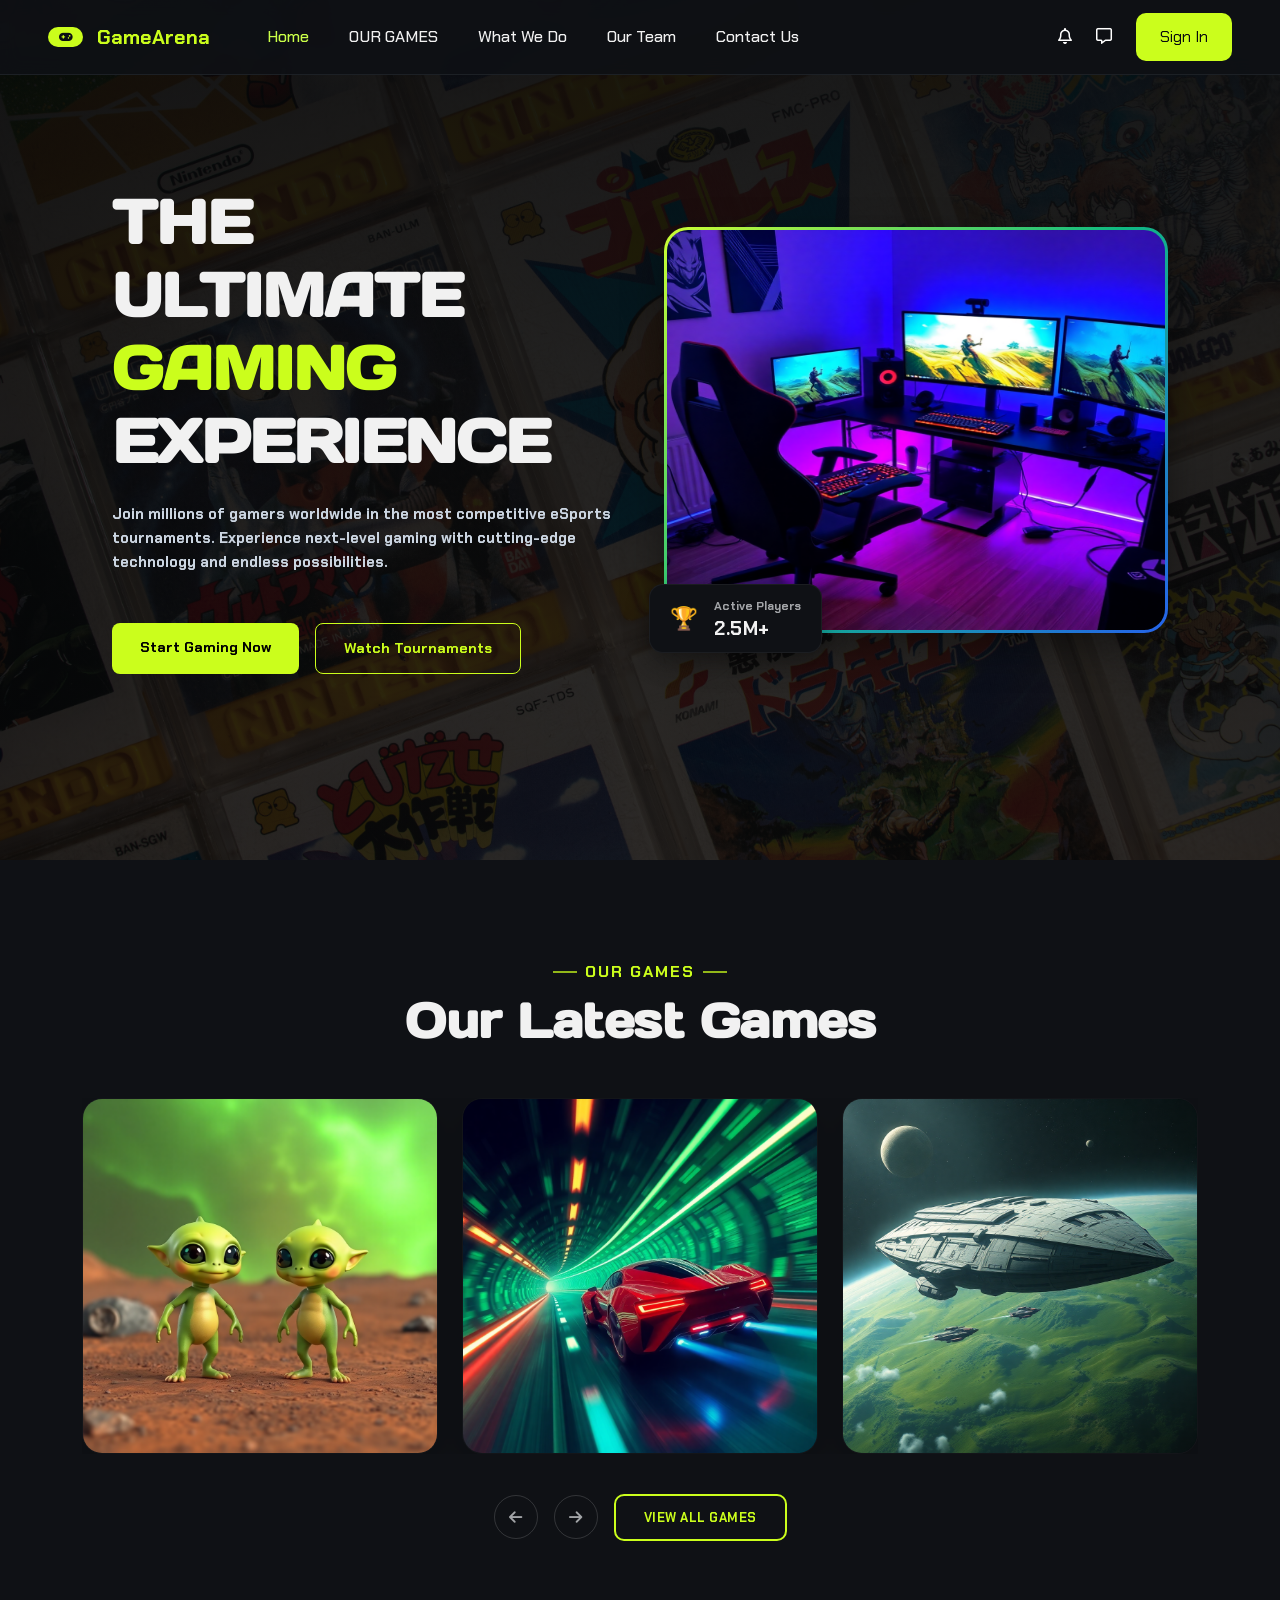
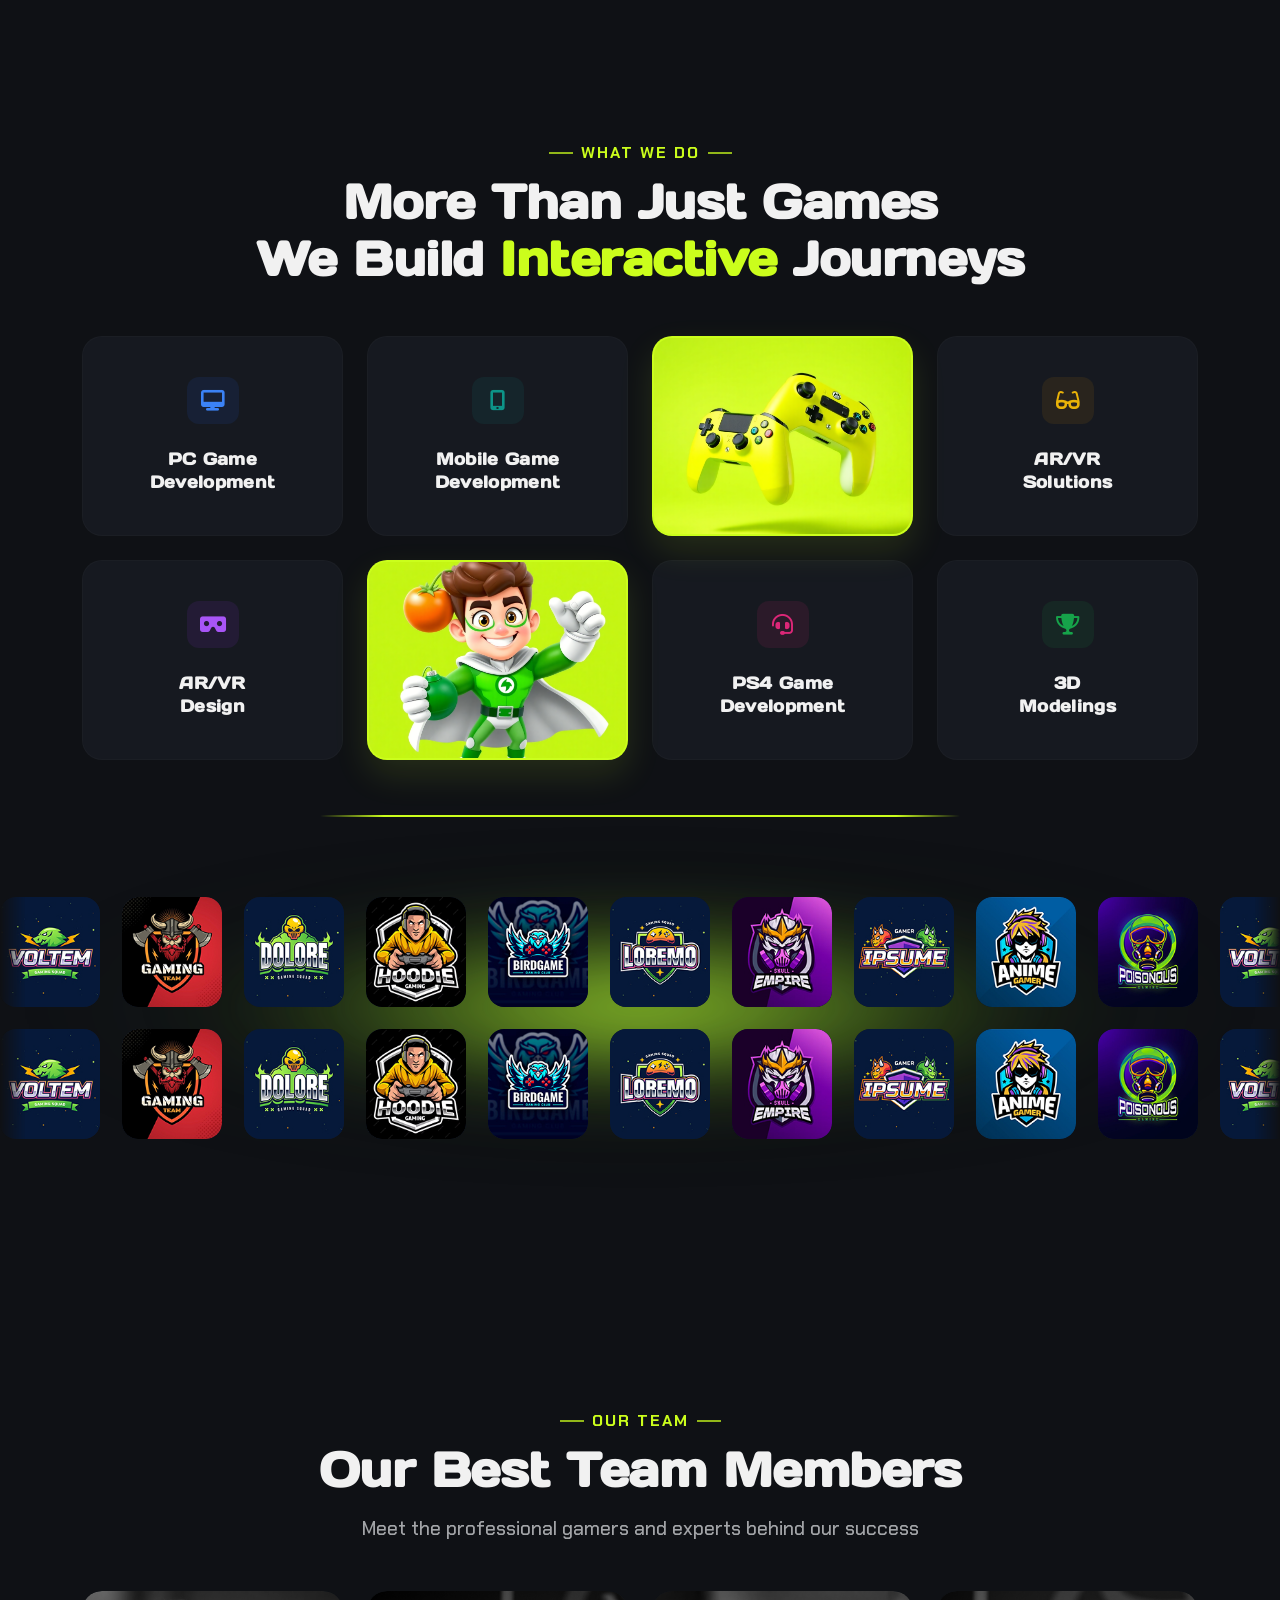
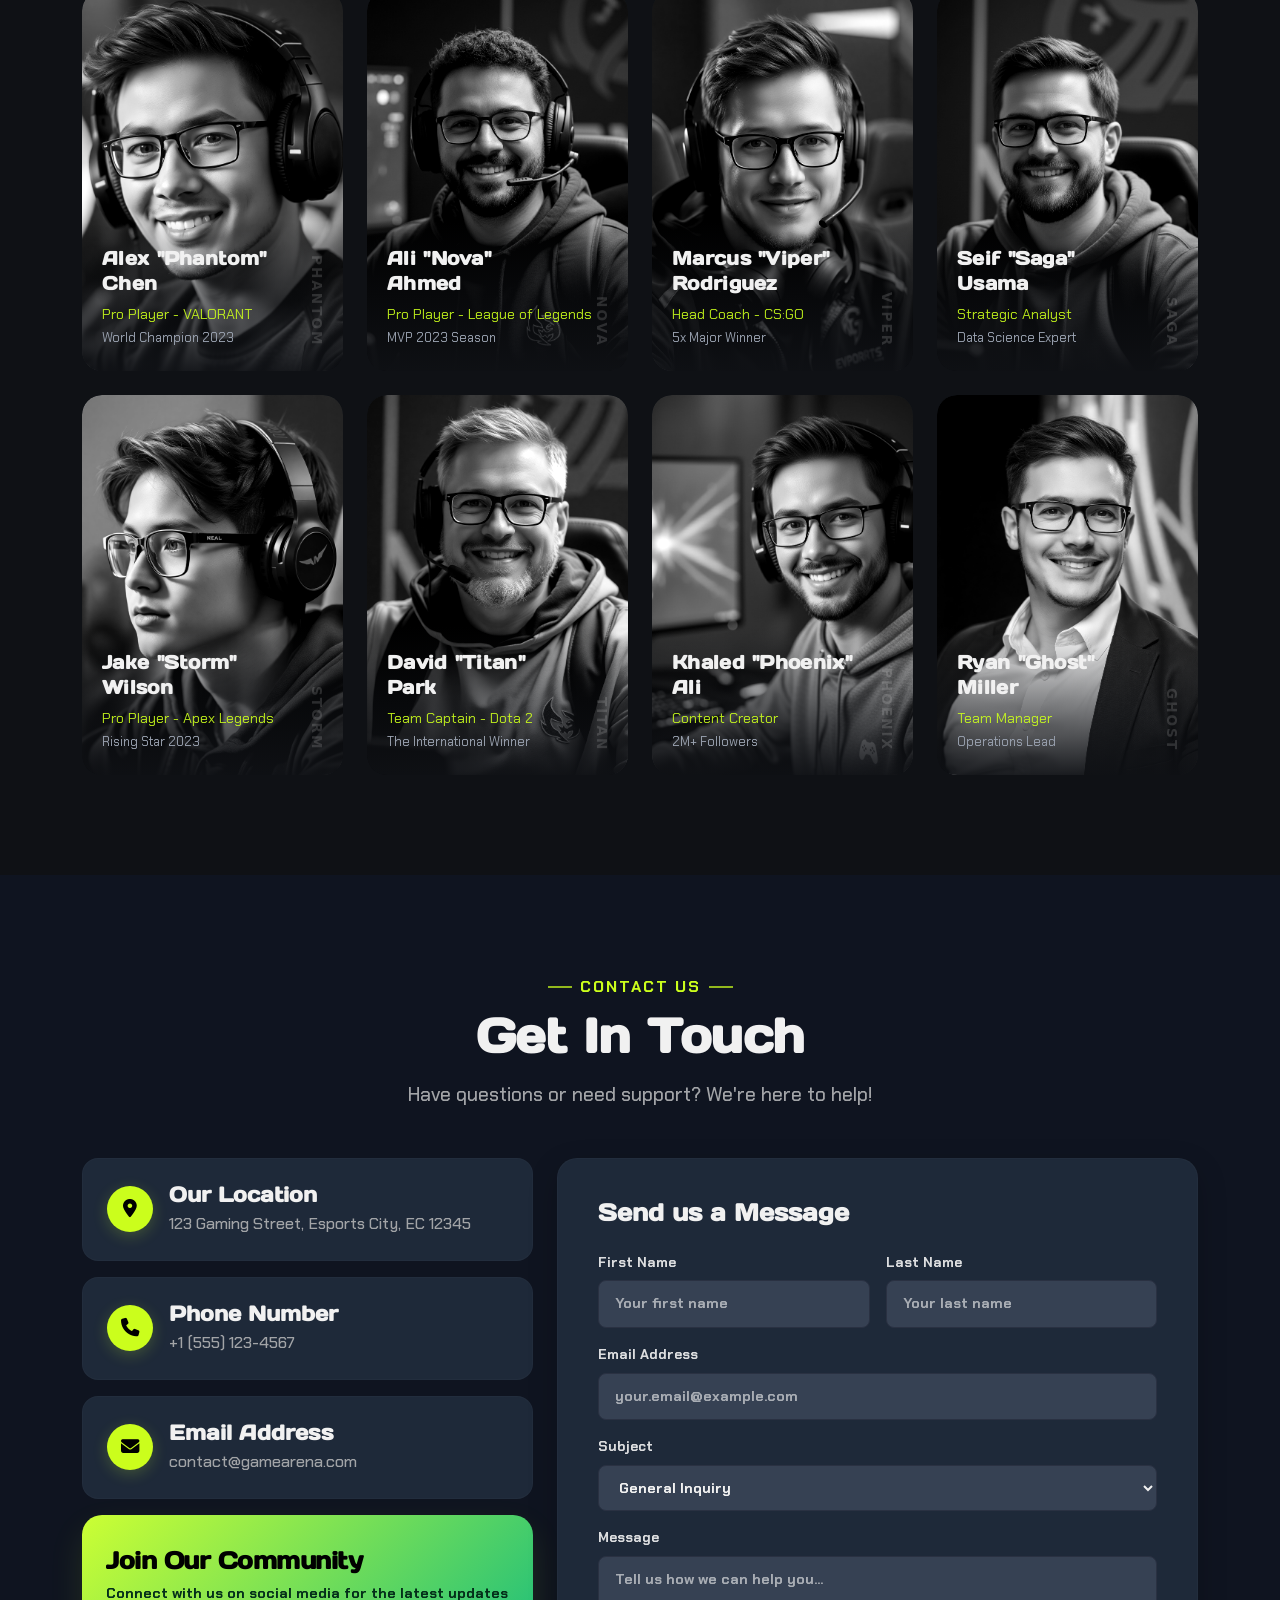
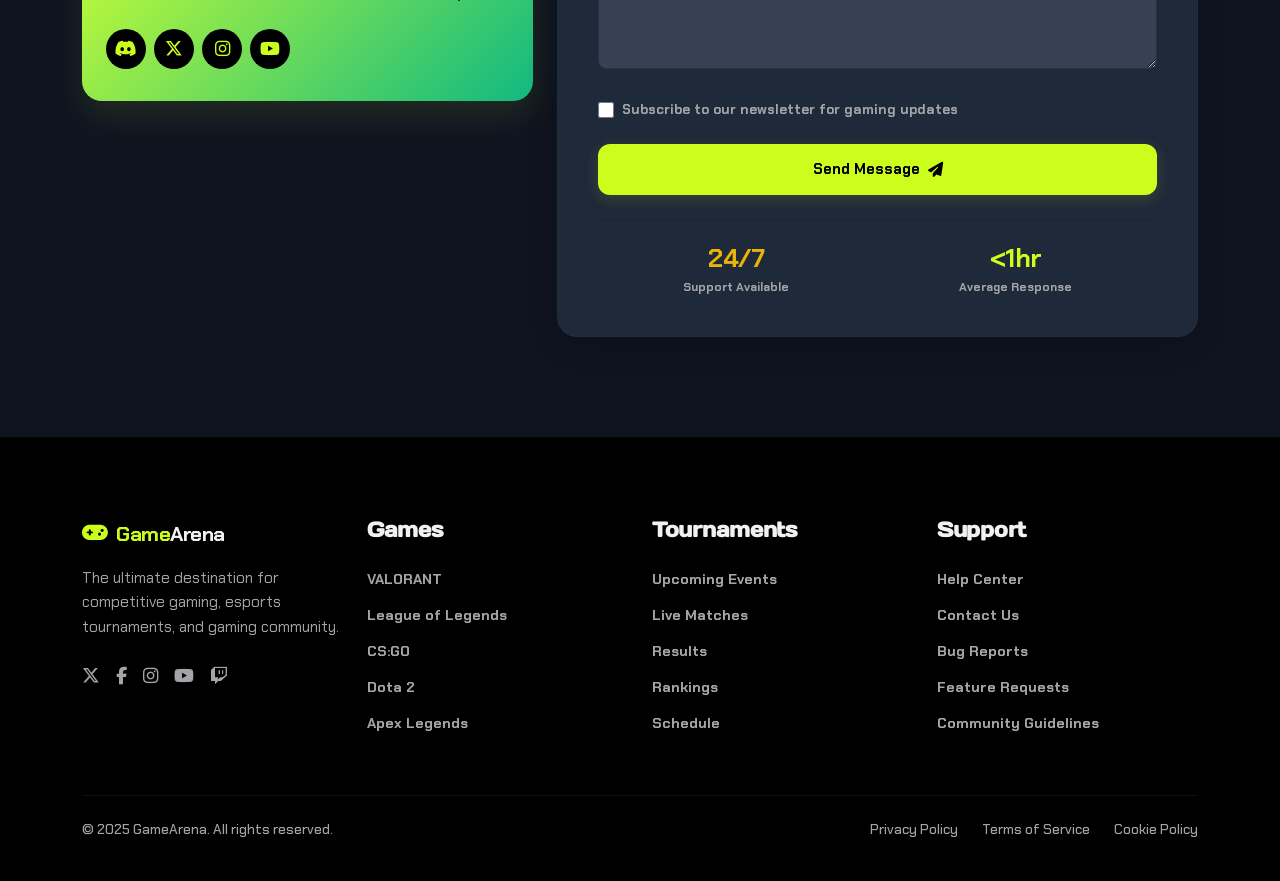
<file: Games Arena/index.html>
<!DOCTYPE html>
<html lang="en">

<head>
    <meta charset="UTF-8">
    <meta name="viewport" content="width=device-width, initial-scale=1.0">
    <link rel="icon" href="images/gamepad-solid.png">
    <title>GameArena</title>

    <link rel="preconnect" href="https://fonts.googleapis.com">
    <link rel="preconnect" href="https://fonts.gstatic.com" crossorigin>
    <link
        href="https://fonts.googleapis.com/css2?family=Chakra+Petch:ital,wght@0,300;0,400;0,500;0,600;0,700;1,300;1,400;1,500;1,600;1,700&family=Days+One&display=swap"
        rel="stylesheet">

    <!-- Bootstrap -->
    <link href="https://cdn.jsdelivr.net/npm/bootstrap@5.3.3/dist/css/bootstrap.min.css" rel="stylesheet">

    <!-- Font Awesome -->
    <link rel="stylesheet" href="https://cdnjs.cloudflare.com/ajax/libs/font-awesome/6.7.2/css/all.min.css">
    <link rel="stylesheet" href="css/main.css">
    <link rel="stylesheet" href="css/media.css">


</head>

<body>

    <!-- Header Section -->

    <nav class="navbar navbar-expand-lg  fixed-top">
        <div class="container-fluid px-3 px-lg-5">

            <!-- Logo -->
            <a class="navbar-brand" href="#">
                <span class="brand-icon">
                    <i class="fa-solid fa-gamepad"></i>
                </span>

                GameArena
            </a>


            <!-- Mobile Toggle -->
            <button class="navbar-toggler" type="button" data-bs-toggle="collapse" data-bs-target="#mainNavbar"
                aria-controls="mainNavbar" aria-expanded="false" aria-label="Toggle navigation">

                <i class="fa-solid fa-bars text-white"></i>
            </button>


            <!-- Menu -->
            <div class="collapse navbar-collapse" id="mainNavbar">

                <!-- Navigation -->
                <ul class="navbar-nav">

                    <li class="nav-item">
                        <a class="nav-link active" href="#home">
                            Home
                        </a>
                    </li>

                    <li class="nav-item">
                        <a class="nav-link" href="#ourGames">
                            OUR GAMES
                        </a>
                    </li>

                    <li class="nav-item">
                        <a class="nav-link" href="#WhatWeDo">
                            What We Do
                        </a>
                    </li>

                    <li class="nav-item">
                        <a class="nav-link" href="#ourTeam">
                            Our Team
                        </a>
                    </li>

                    <li class="nav-item">
                        <a class="nav-link" href="#contactUs">
                            Contact Us
                        </a>
                    </li>

                </ul>

                <hr />
                <!-- Right -->
                <div class="header-right">

                    <button class="header-icon">
                        <i class="fa-regular fa-bell"></i>&nbsp;
                        <span class="notifacation">Notifications</span>
                    </button>

                    <button class="header-icon">
                        <i class="fa-regular fa-message"></i>&nbsp;
                        <span class="messages">Messages</span>
                    </button>

                    <button class="signin-btn">
                        Sign In
                    </button>

                </div>

            </div>
        </div>
    </nav>


    <!-- ======== HERO SECTION ==== -->


    <section id="home" class="ga-hero-section d-flex align-items-center position-relative">
        <div class="container py-5">

            <div class="row align-items-center g-5">


                <div class="col-12 col-lg-6 text-center text-lg-start ga-hero-text-side">
                    <h1 class="ga-hero-main-title mb-4">
                        THE ULTIMATE<br>
                        <span class="text-neon-glow">GAMING</span><br>
                        EXPERIENCE
                    </h1>
                    <p class="ga-hero-description mb-5">
                        Join millions of gamers worldwide in the most competitive eSports tournaments. Experience
                        next-level gaming with cutting-edge technology and endless possibilities.
                    </p>


                    <div
                        class="ga-hero-btn-group d-flex flex-column flex-sm-row justify-content-center justify-content-lg-start gap-3">

                        <a href="#register" class="ga-hero-primary-btn">Start Gaming Now</a>

                        <a href="#tournaments" class="ga-hero-secondary-btn">Watch Tournaments</a>
                    </div>
                </div>


                <div class="col-12 col-lg-6 d-flex justify-content-center ga-hero-art-side">

                    <div class="ga-hero-image-viewport position-relative">


                        <div class="ga-neon-gradient-border-box">
                            <img src="images/hero-img-C0b4IWtS.png" alt="Gaming Experience Setup"
                                class="img-fluid ga-hero-main-img">
                        </div>


                        <div class="ga-floating-stats-badge d-flex align-items-center gap-3">
                            <div class="badge-trophy-icon">🏆</div>
                            <div class="badge-stats-txt">
                                <span class="lbl-muted">Active Players</span>
                                <h4 class="num-bold m-0">2.5M+</h4>
                            </div>
                        </div>

                    </div>
                </div>

            </div>
        </div>
    </section>















    <!-- Our Latest games section -->

    <section id="ourGames" class="ga-games-section ">
        <div class="container text-center">


            <div class="ga-section-title-area mb-5">
                <div class="ga-sub-badge-title d-flex align-items-center justify-content-center gap-2">
                    <span class="title-line"></span> OUR GAMES <span class="title-line"></span>
                </div>
                <h2 class="ga-main-heading mt-2">Our Latest Games</h2>
            </div>


            <div id="latestGamesCarousel" class="carousel slide ga-custom-carousel" data-bs-ride="false">
                <div class="carousel-inner">


                    <div class="carousel-item active">
                        <div class="row row-cols-1 row-cols-md-2 row-cols-lg-3 g-4 justify-content-center">


                            <div class="col">
                                <div class="ga-game-card">
                                    <div class="card-img-wrapper">
                                        <img src="images/latest-games-1-CfV33bjK.png" class="img-fluid ga-card-img"
                                            alt="Alien Rebellion">
                                    </div>
                                </div>
                            </div>


                            <div class="col d-none d-md-block d-lg-block">
                                <div class="ga-game-card">
                                    <div class="card-img-wrapper">
                                        <img src="images/latest-games-2-DcGt1MOH.png" class="img-fluid ga-card-img"
                                            alt="Neon Velocity">
                                    </div>
                                </div>
                            </div>


                            <div class="col d-none d-lg-block">
                                <div class="ga-game-card">
                                    <div class="card-img-wrapper">
                                        <img src="images/latest-games-3-3PuaZ95E.png" class="img-fluid ga-card-img"
                                            alt="SkyHawk Command">
                                    </div>
                                </div>
                            </div>

                        </div>
                    </div>


                    <div class="carousel-item">
                        <div class="row row-cols-1 row-cols-md-2 row-cols-lg-3 g-4 justify-content-center">
                            <div class="col">
                                <div class="ga-game-card">
                                    <div class="card-img-wrapper">
                                        <img src="images/latest-games-4-DCWGKdgP.png" class="img-fluid ga-card-img"
                                            alt="Neon Velocity">
                                    </div>
                                </div>
                            </div>

                            <div class="col d-none d-md-block d-lg-block">
                                <div class="ga-game-card">
                                    <div class="card-img-wrapper">
                                        <img src="images/latest-games-5-D0uhM4CW.png" class="img-fluid ga-card-img"
                                            alt="SkyHawk Command">
                                    </div>


                                </div>
                            </div>

                            <div class="col d-none d-lg-block">
                                <div class="ga-game-card">
                                    <div class="card-img-wrapper">
                                        <img src="images/latest-games-6-CJaIm3nW.png" class="img-fluid ga-card-img"
                                            alt="SkyHawk Command">
                                    </div>
                                </div>
                            </div>
                        </div>
                    </div>




                    <div class="carousel-item">
                        <div class="row row-cols-1 row-cols-md-2 row-cols-lg-3 g-4 justify-content-center">
                            <div class="col">
                                <div class="ga-game-card">
                                    <div class="card-img-wrapper">
                                        <img src="images/latest-games-7-C9aSwQWa.png" class="img-fluid ga-card-img"
                                            alt="SkyHawk Command">
                                    </div>
                                </div>
                            </div>

                            <div class="col d-none d-md-block d-lg-block">
                                <div class="ga-game-card">
                                    <div class="card-img-wrapper">
                                        <img src="images/latest-games-8-CDS2WV4Q.png" class="img-fluid ga-card-img"
                                            alt="SkyHawk Command">
                                    </div>
                                </div>
                            </div>

                            <div class="col d-none d-lg-block">
                                <div class="ga-game-card">
                                    <div class="card-img-wrapper">
                                        <img src="images/latest-games-9-BhBeVXRH.png" class="img-fluid ga-card-img"
                                            alt="SkyHawk Command">
                                    </div>
                                </div>
                            </div>
                        </div>
                    </div>







                </div>


                <div class="ga-carousel-controls-row d-flex align-items-center justify-content-center gap-3 mt-4">


                    <button class="ga-arrow-btn" type="button" data-bs-target="#latestGamesCarousel"
                        data-bs-slide="prev">
                        <i class="fa-solid fa-arrow-left"></i>
                    </button>


                    <button class="ga-arrow-btn" type="button" data-bs-target="#latestGamesCarousel"
                        data-bs-slide="next">
                        <i class="fa-solid fa-arrow-right"></i>
                    </button>


                    <a href="#all-games" class="ga-view-all-btn">VIEW ALL GAMES</a>

                </div>

            </div>

        </div>
    </section>




    <!-- What We Do Section -->

    <section id="WhatWeDo" class="ga-services-section">
        <div class="container">

            <div class="ga-section-title-area text-center mb-5">
                <div class="ga-sub-badge-title d-flex align-items-center justify-content-center gap-2">
                    <span class="title-line"></span> WHAT WE DO <span class="title-line"></span>
                </div>
                <h2 class="ga-main-heading mt-2">
                    More Than Just Games<br>
                    We Build <span class="text-neon">Interactive</span> Journeys
                </h2>
            </div>


            <div class="row row-cols-2 row-cols-md-2 row-cols-lg-4 g-4 justify-content-center">


                <div class="col">
                    <div class="ga-service-card card-dark-theme text-center">
                        <div class="service-icon-box box-blue-glow">
                            <i class="fa-solid fa-desktop"></i>
                        </div>
                        <h3 class="service-card-title">PC Game<br>Development</h3>
                    </div>
                </div>


                <div class="col">
                    <div class="ga-service-card card-dark-theme text-center">
                        <div class="service-icon-box box-teal-glow">
                            <i class="fa-solid fa-mobile-screen-button"></i>
                        </div>
                        <h3 class="service-card-title">Mobile Game<br>Development</h3>
                    </div>
                </div>


                <div class="col">
                    <div class="ga-service-card card-neon-theme text-center position-relative">

                        <img src="images/what-we-do-1-DuZnkwGW.png" alt="Gamepad 3D"
                            class="service-featured-img img-fluid">
                    </div>
                </div>


                <div class="col">
                    <div class="ga-service-card card-dark-theme text-center">
                        <div class="service-icon-box box-yellow-glow">
                            <i class="fa-solid fa-glasses"></i>
                        </div>
                        <h3 class="service-card-title">AR/VR<br>Solutions</h3>
                    </div>
                </div>





                <div class="col">
                    <div class="ga-service-card card-dark-theme text-center">
                        <div class="service-icon-box box-purple-glow">
                            <i class="fa-solid fa-vr-cardboard"></i>
                        </div>
                        <h3 class="service-card-title">AR/VR<br>Design</h3>
                    </div>
                </div>

                <div class="col">
                    <div class="ga-service-card card-neon-theme text-center position-relative">

                        <img src="images/what-we-do-2-DVAo6agz.png" alt="Character 3D"
                            class="service-featured-img img-fluid">
                    </div>
                </div>

                <div class="col">
                    <div class="ga-service-card card-dark-theme text-center">
                        <div class="service-icon-box box-pink-glow">
                            <i class="fa-solid fa-headset"></i>
                        </div>
                        <h3 class="service-card-title">PS4 Game<br>Development</h3>
                    </div>
                </div>


                <div class="col">
                    <div class="ga-service-card card-dark-theme text-center">
                        <div class="service-icon-box box-green-glow">
                            <i class="fa-solid fa-trophy"></i>
                        </div>
                        <h3 class="service-card-title">3D<br>Modelings</h3>
                    </div>
                </div>

            </div>

        </div>





        <div class="ga-marquee-section-wrapper position-relative py-5">


            <div class="ga-top-neon-glow-bar">

            </div>


            <div class="ga-marquee-mask-container mt-5">

                <!-- first row -->
                <div class="ga-marquee-track tracking-forward mb-4">
                    <div class="ga-marquee-content-container d-flex gap-3">
                        <!-- logos-->
                        <div class="ga-logo-marquee-card"><img src="images/logo-1-ByM-Sex8.jpg" alt="Dolore"></div>
                        <div class="ga-logo-marquee-card"><img src="images/logo-2-0gIktwSm.jpg" alt="Hoodie"></div>
                        <div class="ga-logo-marquee-card"><img src="images/logo-3-CczztP90.jpg" alt="BirdGame"></div>
                        <div class="ga-logo-marquee-card"><img src="images/logo-4-CqgtpirC.jpg" alt="Loremo"></div>
                        <div class="ga-logo-marquee-card active-neon-gradient"><img src="images/logo-5-DFypfU0k.jpg"
                                alt="Empire"></div>
                        <div class="ga-logo-marquee-card"><img src="images/logo-6-DcGD8G7v.jpg" alt="Ipsume"></div>
                        <div class="ga-logo-marquee-card"><img src="images/logo-7-DSTdzFnp.jpg" alt="Anime"></div>
                        <div class="ga-logo-marquee-card"><img src="images/logo-8-BuH3qQns.jpg" alt="Poisonous"></div>
                        <div class="ga-logo-marquee-card"><img src="images/logo-9-btJ2eZYX.jpg" alt="Voltem"></div>
                        <div class="ga-logo-marquee-card"><img src="images/logo-10-DlvZwrGv.jpg" alt="Dolore"></div>

                        <!--Repeating -->
                        <div class="ga-logo-marquee-card"><img src="images/logo-1-ByM-Sex8.jpg" alt="Dolore"></div>
                        <div class="ga-logo-marquee-card"><img src="images/logo-2-0gIktwSm.jpg" alt="Hoodie"></div>
                        <div class="ga-logo-marquee-card"><img src="images/logo-3-CczztP90.jpg" alt="BirdGame"></div>
                        <div class="ga-logo-marquee-card"><img src="images/logo-4-CqgtpirC.jpg" alt="Loremo"></div>
                        <div class="ga-logo-marquee-card active-neon-gradient"><img src="images/logo-5-DFypfU0k.jpg"
                                alt="Empire"></div>
                    </div>
                </div>

                <!-- second row -->
                <div class="ga-marquee-track tracking-backward">
                    <div class="ga-marquee-content-container d-flex gap-3">
                        <div class="ga-logo-marquee-card"><img src="images/logo-1-ByM-Sex8.jpg" alt="BirdGame"></div>
                        <div class="ga-logo-marquee-card"><img src="images/logo-2-0gIktwSm.jpg" alt="Loremo"></div>
                        <div class="ga-logo-marquee-card active-neon-gradient"><img src="images/logo-3-CczztP90.jpg"
                                alt="Empire"></div>
                        <div class="ga-logo-marquee-card"><img src="images/logo-4-CqgtpirC.jpg" alt="Ipsume"></div>
                        <div class="ga-logo-marquee-card"><img src="images/logo-5-DFypfU0k.jpg" alt="Anime"></div>
                        <div class="ga-logo-marquee-card"><img src="images/logo-6-DcGD8G7v.jpg" alt="Poisonous"></div>
                        <div class="ga-logo-marquee-card"><img src="images/logo-7-DSTdzFnp.jpg" alt="Voltem"></div>
                        <div class="ga-logo-marquee-card"><img src="images/logo-8-BuH3qQns.jpg" alt="Dolore"></div>
                        <div class="ga-logo-marquee-card"><img src="images/logo-9-btJ2eZYX.jpg" alt="Voltem"></div>
                        <div class="ga-logo-marquee-card"><img src="images/logo-10-DlvZwrGv.jpg" alt="Gaming"></div>

                        <!-- Repeating second row-->
                        <div class="ga-logo-marquee-card"><img src="images/logo-1-ByM-Sex8.jpg" alt="BirdGame"></div>
                        <div class="ga-logo-marquee-card"><img src="images/logo-2-0gIktwSm.jpg" alt="Loremo"></div>
                        <div class="ga-logo-marquee-card active-neon-gradient"><img src="images/logo-3-CczztP90.jpg"
                                alt="Empire"></div>
                        <div class="ga-logo-marquee-card"><img src="images/logo-4-CqgtpirC.jpg" alt="Ipsume"></div>
                    </div>
                </div>

            </div>

        </div>


    </section>


    <!-- Our Team Section -->

    <section id="ourTeam" class="ga-team-section">
        <div class="container">


            <div class="ga-section-title-area text-center mb-5">
                <div class="ga-sub-badge-title d-flex align-items-center justify-content-center gap-2">
                    <span class="title-line"></span> OUR TEAM <span class="title-line"></span>
                </div>
                <h2 class="ga-main-heading mt-2">Our Best Team Members</h2>
                <p class="ga-section-subtitle mt-3">Meet the professional gamers and experts behind our success</p>
            </div>


            <div class="row row-cols-1 row-cols-sm-2 row-cols-md-2 row-cols-lg-4 g-4 justify-content-center">

                <!-- member 1: Alex -->
                <div class="col">
                    <div class="ga-team-card position-relative overflow-hidden">
                        <div class="team-img-dual-layers">
                            <img src="images/avatar-1-Bk0fx3lX.png" alt="Alex Chen" class="team-img img-gray-base">
                            <img src="images/avatar-1-Bk0fx3lX.png" alt="Alex Chen" class="team-img img-color-fluid">
                        </div>
                        <div class="card-overlay-content">
                            <h3 class="member-name">Alex <span class="nickname">"Phantom"</span><br>Chen</h3>
                            <p class="member-role">Pro Player - VALORANT</p>
                            <p class="member-sub-info">World Champion 2023</p>

                            <span class="side-vertical-text">PHANTOM</span>
                        </div>
                    </div>
                </div>

                <!-- member 2: Ali -->
                <div class="col">
                    <div class="ga-team-card position-relative overflow-hidden">
                        <div class="team-img-dual-layers">
                            <img src="images/avatar-2-DSM5R69_.png" alt="Ali Ahmed" class="team-img img-gray-base">
                            <img src="images/avatar-2-DSM5R69_.png" alt="Ali Ahmed" class="team-img img-color-fluid">
                        </div>
                        <div class="card-overlay-content">
                            <h3 class="member-name">Ali <span class="nickname">"Nova"</span><br>Ahmed</h3>
                            <p class="member-role">Pro Player - League of Legends</p>
                            <p class="member-sub-info">MVP 2023 Season</p>
                            <span class="side-vertical-text">NOVA</span>
                        </div>
                    </div>
                </div>

                <!-- member 3: Marcus -->
                <div class="col">
                    <div class="ga-team-card position-relative overflow-hidden">
                        <div class="team-img-dual-layers">
                            <img src="images/avatar-3-CISh2V2J.png" alt="Marcus Rodriguez"
                                class="team-img img-gray-base">
                            <img src="images/avatar-3-CISh2V2J.png" alt="Marcus Rodriguez"
                                class="team-img img-color-fluid">
                        </div>
                        <div class="card-overlay-content">
                            <h3 class="member-name">Marcus <span class="nickname">"Viper"</span><br>Rodriguez</h3>
                            <p class="member-role">Head Coach - CS:GO</p>
                            <p class="member-sub-info">5x Major Winner</p>
                            <span class="side-vertical-text">VIPER</span>
                        </div>
                    </div>
                </div>

                <!-- member 4: Seif -->
                <div class="col">
                    <div class="ga-team-card position-relative overflow-hidden">
                        <div class="team-img-dual-layers">
                            <img src="images/avatar-4-BCbP093U.png" alt="Seif Usama" class="team-img img-gray-base">
                            <img src="images/avatar-4-BCbP093U.png" alt="Seif Usama" class="team-img img-color-fluid">
                        </div>
                        <div class="card-overlay-content">
                            <h3 class="member-name">Seif <span class="nickname">"Saga"</span><br>Usama</h3>
                            <p class="member-role">Strategic Analyst</p>
                            <p class="member-sub-info">Data Science Expert</p>
                            <span class="side-vertical-text">SAGA</span>
                        </div>
                    </div>
                </div>

                <!-- member 5: Jake -->
                <div class="col">
                    <div class="ga-team-card position-relative overflow-hidden">
                        <div class="team-img-dual-layers">
                            <img src="images/avatar-5-CKJm2Bjf.png" alt="Jake Wilson" class="team-img img-gray-base">
                            <img src="images/avatar-5-CKJm2Bjf.png" alt="Jake Wilson" class="team-img img-color-fluid">
                        </div>
                        <div class="card-overlay-content">
                            <h3 class="member-name">Jake <span class="nickname">"Storm"</span><br>Wilson</h3>
                            <p class="member-role">Pro Player - Apex Legends</p>
                            <p class="member-sub-info">Rising Star 2023</p>
                            <span class="side-vertical-text">STORM</span>
                        </div>
                    </div>
                </div>

                <!-- member 6: David -->
                <div class="col">
                    <div class="ga-team-card position-relative overflow-hidden">
                        <div class="team-img-dual-layers">
                            <img src="images/avatar-6-BC4VdJS3.png" alt="David Park" class="team-img img-gray-base">
                            <img src="images/avatar-6-BC4VdJS3.png" alt="David Park" class="team-img img-color-fluid">
                        </div>
                        <div class="card-overlay-content">
                            <h3 class="member-name">David <span class="nickname">"Titan"</span><br>Park</h3>
                            <p class="member-role">Team Captain - Dota 2</p>
                            <p class="member-sub-info">The International Winner</p>
                            <span class="side-vertical-text">TITAN</span>
                        </div>
                    </div>
                </div>

                <!-- member 7: Khaled -->
                <div class="col">
                    <div class="ga-team-card position-relative overflow-hidden">
                        <div class="team-img-dual-layers">
                            <img src="images/avatar-7-B1LKlfbK.png" alt="Khaled Ali" class="team-img img-gray-base">
                            <img src="images/avatar-7-B1LKlfbK.png" alt="Khaled Ali" class="team-img img-color-fluid">
                        </div>
                        <div class="card-overlay-content">
                            <h3 class="member-name">Khaled <span class="nickname">"Phoenix"</span><br>Ali</h3>
                            <p class="member-role">Content Creator</p>
                            <p class="member-sub-info">2M+ Followers</p>
                            <span class="side-vertical-text">PHOENIX</span>
                        </div>
                    </div>
                </div>

                <!-- member 8: Ryan -->
                <div class="col">
                    <div class="ga-team-card position-relative overflow-hidden">
                        <div class="team-img-dual-layers">
                            <img src="images/avatar-8-DlHfYIx6.png" alt="Ryan Miller" class="team-img img-gray-base">
                            <img src="images/avatar-8-DlHfYIx6.png" alt="Ryan Miller" class="team-img img-color-fluid">
                        </div>
                        <div class="card-overlay-content">
                            <h3 class="member-name">Ryan <span class="nickname">"Ghost"</span><br>Miller</h3>
                            <p class="member-role">Team Manager</p>
                            <p class="member-sub-info">Operations Lead</p>
                            <span class="side-vertical-text">GHOST</span>
                        </div>
                    </div>
                </div>

            </div>

        </div>
    </section>



    <!-- Get in Touch Section -->

    <section id="contactUs" class="ga-contact-section">
        <div class="container">


            <div class="ga-section-title-area text-center mb-5">
                <div class="ga-sub-badge-title d-flex align-items-center justify-content-center gap-2">
                    <span class="title-line"></span> CONTACT US <span class="title-line"></span>
                </div>
                <h2 class="ga-main-heading mt-2">Get In Touch</h2>
                <p class="ga-section-subtitle mt-3">Have questions or need support? We're here to help!</p>
            </div>


            <div class="row g-4 align-items-start">


                <div class="col-12 col-lg-5 order-2 order-lg-1">
                    <div class="d-flex flex-direction-column flex-column gap-3">


                        <div class="ga-info-brutal-card d-flex align-items-center gap-3">
                            <div class="info-icon-circle-neon">
                                <i class="fa-solid fa-location-dot"></i>
                            </div>
                            <div class="info-card-txt text-start">
                                <h4>Our Location</h4>
                                <p>123 Gaming Street, Esports City, EC 12345</p>
                            </div>
                        </div>


                        <div class="ga-info-brutal-card d-flex align-items-center gap-3">
                            <div class="info-icon-circle-neon">
                                <i class="fa-solid fa-phone"></i>
                            </div>
                            <div class="info-card-txt text-start">
                                <h4>Phone Number</h4>
                                <p>+1 (555) 123-4567</p>
                            </div>
                        </div>


                        <div class="ga-info-brutal-card d-flex align-items-center gap-3">
                            <div class="info-icon-circle-neon">
                                <i class="fa-solid fa-envelope"></i>
                            </div>
                            <div class="info-card-txt text-start">
                                <h4>Email Address</h4>
                                <p>contact@gamearena.com</p>
                            </div>
                        </div>


                        <div class="ga-community-green-card text-start">
                            <h3>Join Our Community</h3>
                            <p>Connect with us on social media for the latest updates</p>

                            <div class="community-social-row d-flex gap-2 mt-4">
                                <a href="#" class="social-dark-round-btn"><i class="fa-brands fa-discord"></i></a>
                                <a href="#" class="social-dark-round-btn"><i class="fa-brands fa-x-twitter"></i></a>
                                <a href="#" class="social-dark-round-btn"><i class="fa-brands fa-instagram"></i></a>
                                <a href="#" class="social-dark-round-btn"><i class="fa-brands fa-youtube"></i></a>
                            </div>
                        </div>

                    </div>
                </div>


                <div class="col-12 col-lg-7 order-1 order-lg-2 mb-4 mb-lg-0">
                    <div class="ga-form-brutal-card">
                        <h3 class="form-main-title text-start mb-4">Send us a Message</h3>

                        <form class="ga-contact-form">

                            <div class="row g-3 mb-3">
                                <div class="col-12 col-sm-6 text-start">
                                    <label for="first-name" class="ga-form-label">First Name</label>
                                    <input type="text" id="first-name" name="" class="ga-brutal-input"
                                        placeholder="Your first name" required>
                                </div>
                                <div class="col-12 col-sm-6 text-start">
                                    <label for="last-name" class="ga-form-label">Last Name</label>
                                    <input type="text" id="last-name" name="" class="ga-brutal-input"
                                        placeholder="Your last name" required>
                                </div>
                            </div>


                            <div class="mb-3 text-start">
                                <label for="email" class="ga-form-label">Email Address</label>
                                <input type="email" id="email" name="" class="ga-brutal-input"
                                    placeholder="your.email@example.com" required>
                            </div>


                            <div class="mb-3 text-start">
                                <label for="subject" class="ga-form-label">Subject</label>
                                <select id="subject" name="" class="ga-brutal-select">
                                    <option value="general">General Inquiry</option>
                                    <option value="support">Technical Support</option>
                                    <option value="partnership">Partnership & Business</option>
                                </select>
                            </div>


                            <div class="mb-4 text-start">
                                <label for="message" class="ga-form-label">Message</label>
                                <textarea id="message" name="" class="ga-brutal-textarea" rows="4"
                                    placeholder="Tell us how we can help you..." required></textarea>
                            </div>


                            <div class="mb-4 text-start d-flex align-items-center gap-2">
                                <input type="checkbox" name="" id="newsletter-check" class="ga-brutal-checkbox">
                                <label for="newsletter-check" class="ga-checkbox-label">Subscribe to our newsletter for
                                    gaming updates</label>
                            </div>


                            <button type="submit" class="ga-form-submit-btn mb-4">
                                Send Message <i class="fa-solid fa-paper-plane ms-2"></i>
                            </button>
                        </form>


                        <div class="form-bottom-stats-row d-flex justify-content-around align-items-center pt-4">
                            <div class="stat-box text-center">
                                <h4 class="stat-num text-warning-yellow">24/7</h4>
                                <p class="stat-desc">Support Available</p>
                            </div>
                            <div class="stat-box text-center">
                                <h4 class="stat-num text-neon">&lt;1hr</h4>
                                <p class="stat-desc">Average Response</p>
                            </div>
                        </div>

                    </div>
                </div>

            </div>

        </div>
    </section>


    <!-- Footer Section -->


    <footer class="ga-footer ">
        <div class="container">


            <div class="row g-4 mb-5 text-start">


                <div class="col-12 col-md-6 col-lg-3">
                    <div class="footer-brand-area mb-3 d-flex align-items-center gap-2">
                        <div class="footer-logo-icon-neon">
                            <i class="fa-solid fa-gamepad"></i>
                        </div>
                        <h2 class="footer-logo-text-neon">Game<span>Arena</span></h2>
                    </div>
                    <p class="footer-brand-desc mb-4">
                        The ultimate destination for competitive gaming, esports tournaments, and gaming community.
                    </p>

                    <div class="footer-social-links-row d-flex gap-3">
                        <a href="#" aria-label="X (Twitter)"><i class="fa-brands fa-x-twitter"></i></a>
                        <a href="#" aria-label="Facebook"><i class="fa-brands fa-facebook-f"></i></a>
                        <a href="#" aria-label="Instagram"><i class="fa-brands fa-instagram"></i></a>
                        <a href="#" aria-label="YouTube"><i class="fa-brands fa-youtube"></i></a>
                        <a href="#" aria-label="Twitch"><i class="fa-brands fa-twitch"></i></a>
                    </div>
                </div>


                <div class="col-12 col-md-6 col-lg-3">
                    <h3 class="footer-column-heading mb-4">Games</h3>
                    <ul class="footer-links-menu">
                        <li><a href="#games">VALORANT</a></li>
                        <li><a href="#games">League of Legends</a></li>
                        <li><a href="#games">CS:GO</a></li>
                        <li><a href="#games">Dota 2</a></li>
                        <li><a href="#games">Apex Legends</a></li>
                    </ul>
                </div>


                <div class="col-12 col-md-6 col-lg-3">
                    <h3 class="footer-column-heading mb-4">Tournaments</h3>
                    <ul class="footer-links-menu">
                        <li><a href="#tournaments">Upcoming Events</a></li>
                        <li><a href="#tournaments">Live Matches</a></li>
                        <li><a href="#tournaments">Results</a></li>
                        <li><a href="#tournaments">Rankings</a></li>
                        <li><a href="#tournaments">Schedule</a></li>
                    </ul>
                </div>


                <div class="col-12 col-md-6 col-lg-3">
                    <h3 class="footer-column-heading mb-4">Support</h3>
                    <ul class="footer-links-menu">
                        <li><a href="#support">Help Center</a></li>
                        <li><a href="#contact">Contact Us</a></li>
                        <li><a href="#support">Bug Reports</a></li>
                        <li><a href="#support">Feature Requests</a></li>
                        <li><a href="#support">Community Guidelines</a></li>
                    </ul>
                </div>

            </div>


            <div
                class="footer-bottom-bar pt-4 d-flex flex-column flex-md-row justify-content-between align-items-center gap-3 text-center text-md-start">
                <p class="footer-copyright-txt m-0">&copy; 2025 GameArena. All rights reserved.</p>
                <div class="footer-policy-links-group d-flex gap-4">
                    <a href="#privacy">Privacy Policy</a>
                    <a href="#terms">Terms of Service</a>
                    <a href="#cookie">Cookie Policy</a>
                </div>
            </div>

        </div>
    </footer>







    <script src="https://cdn.jsdelivr.net/npm/bootstrap@5.3.3/dist/js/bootstrap.bundle.min.js"></script>

</body>

</html>
</file>
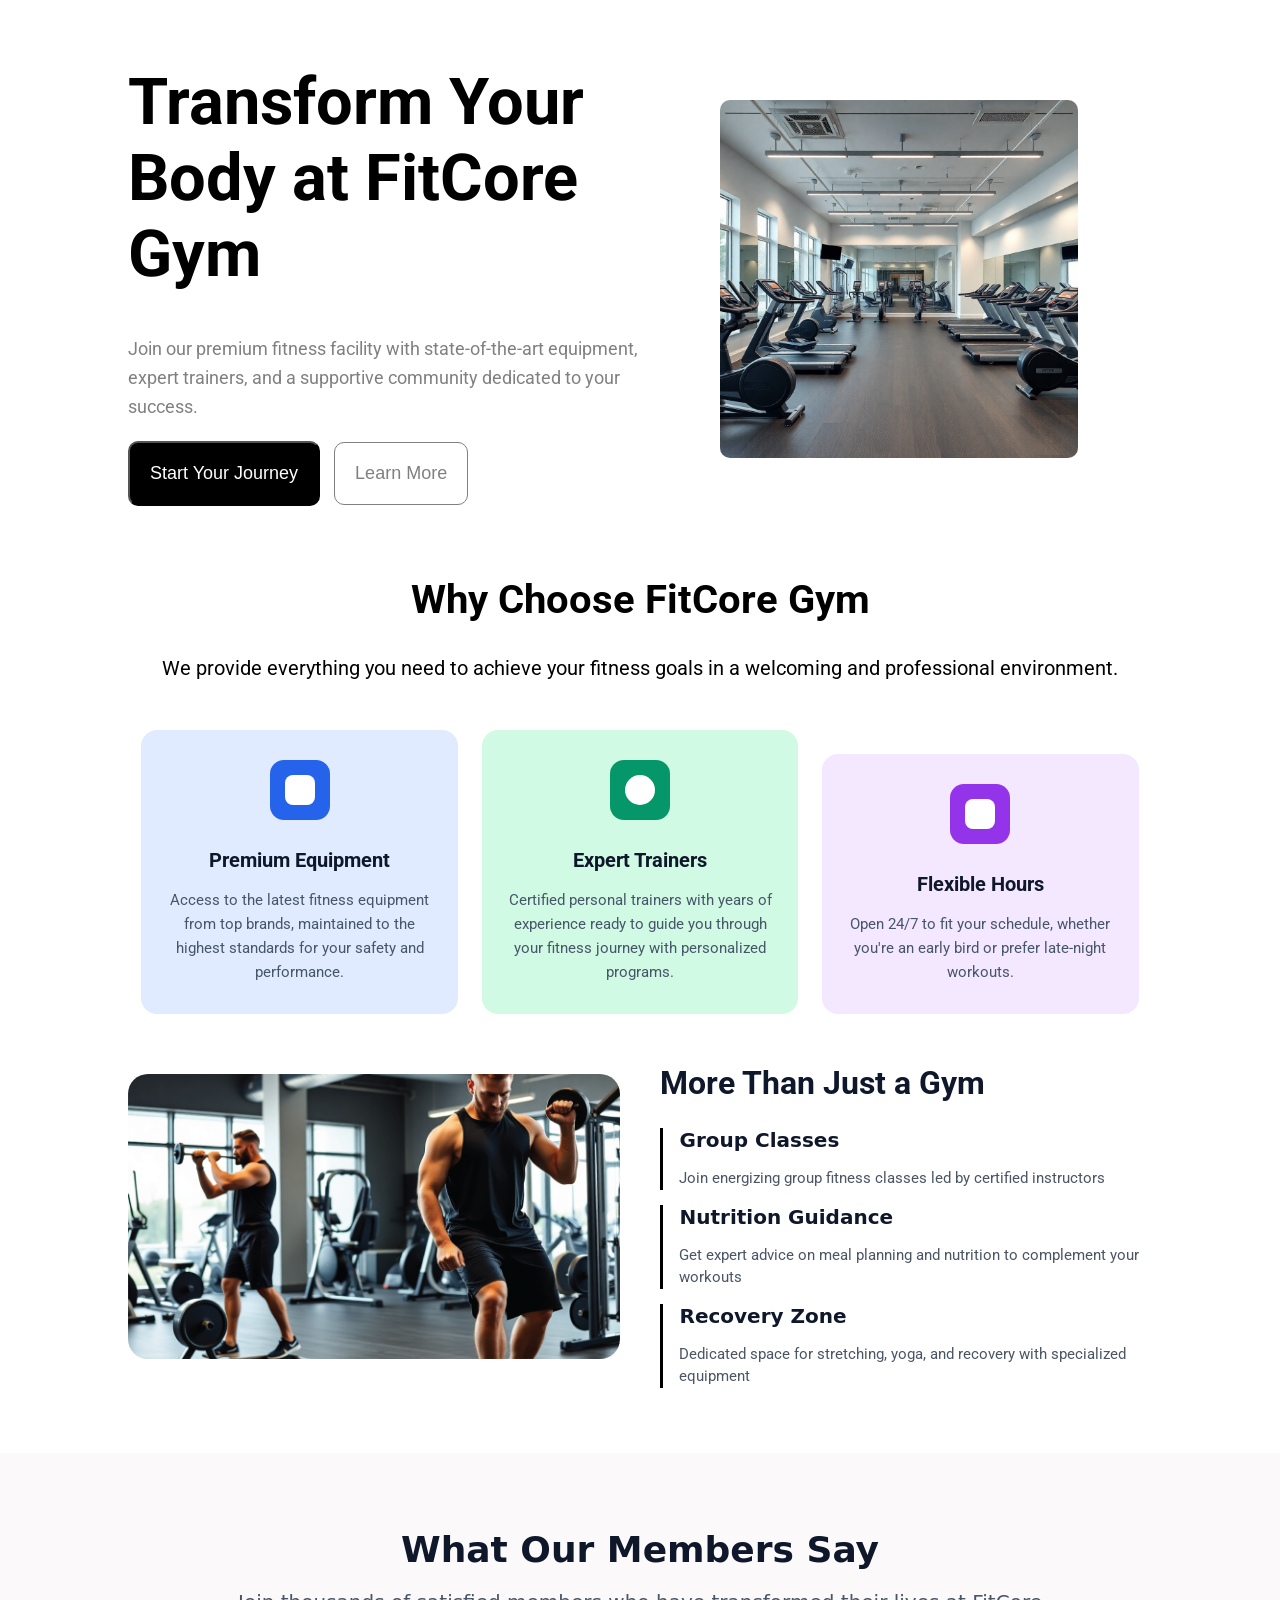
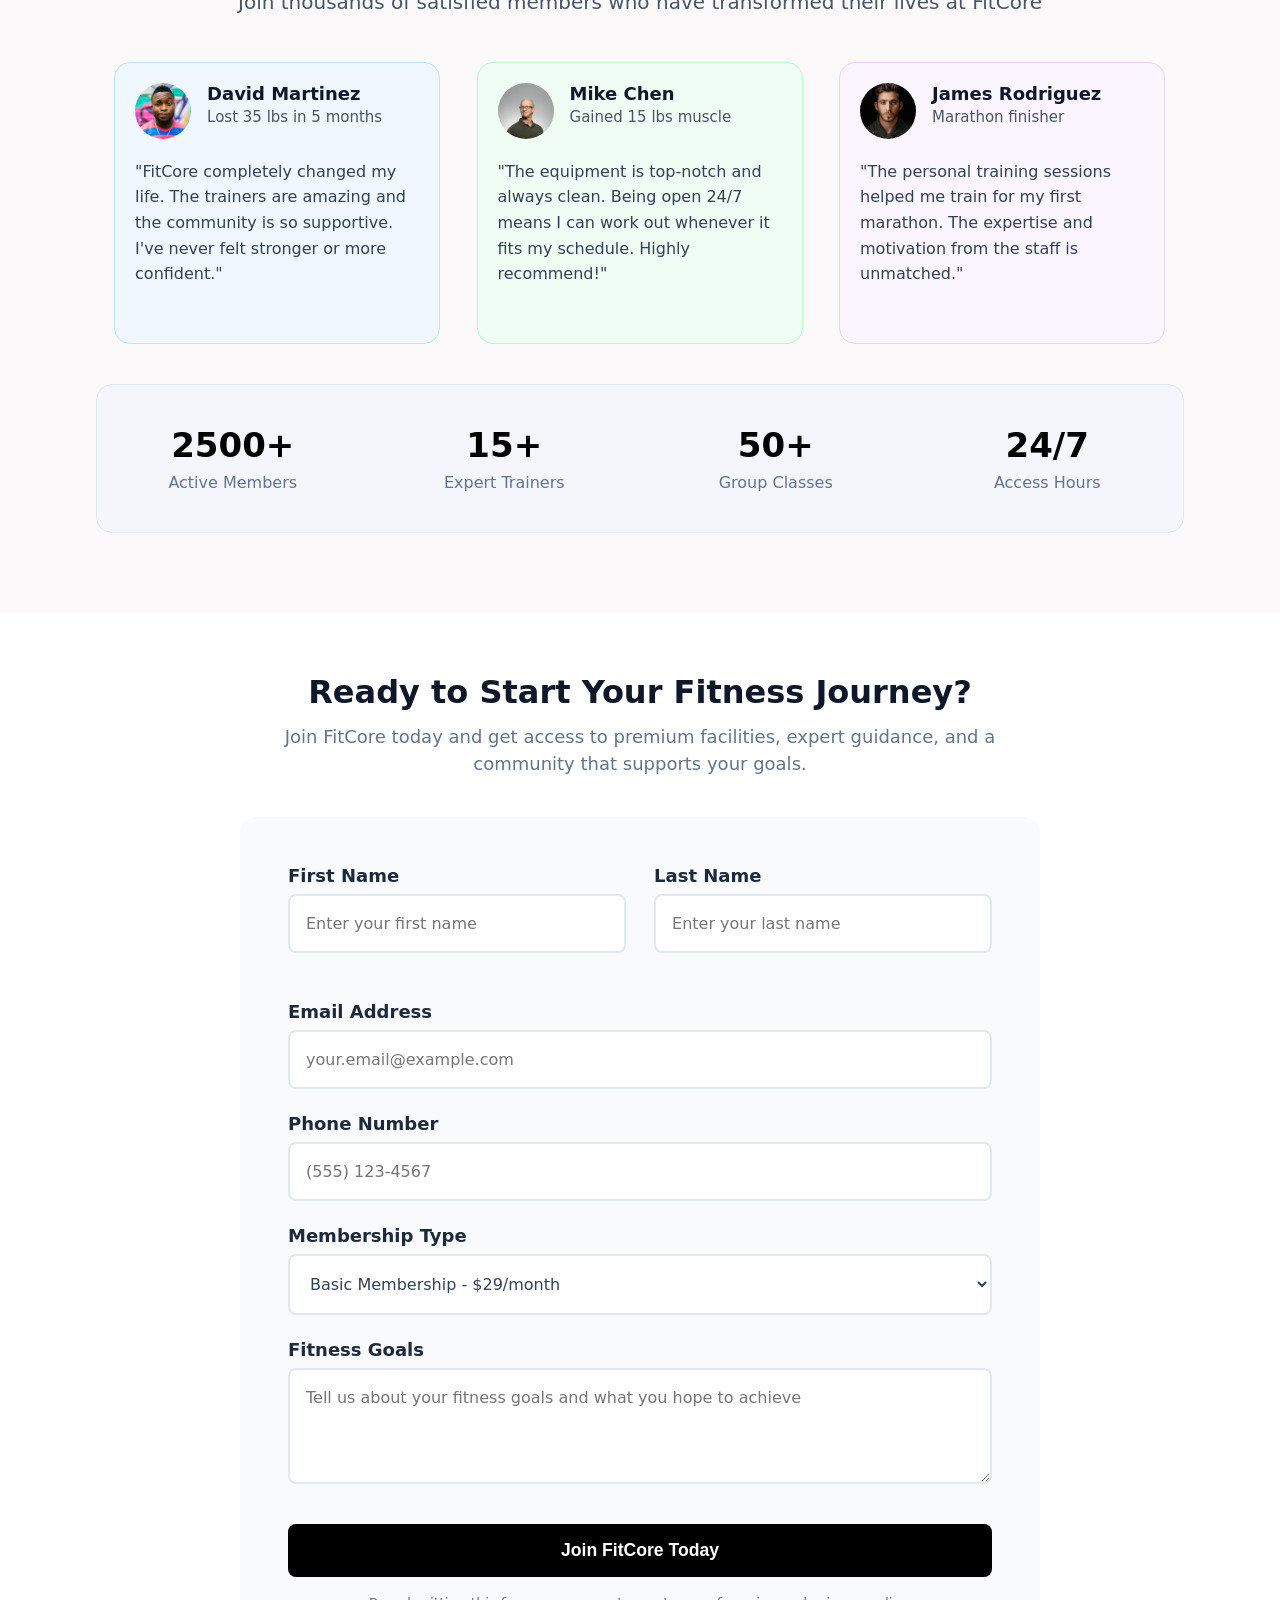
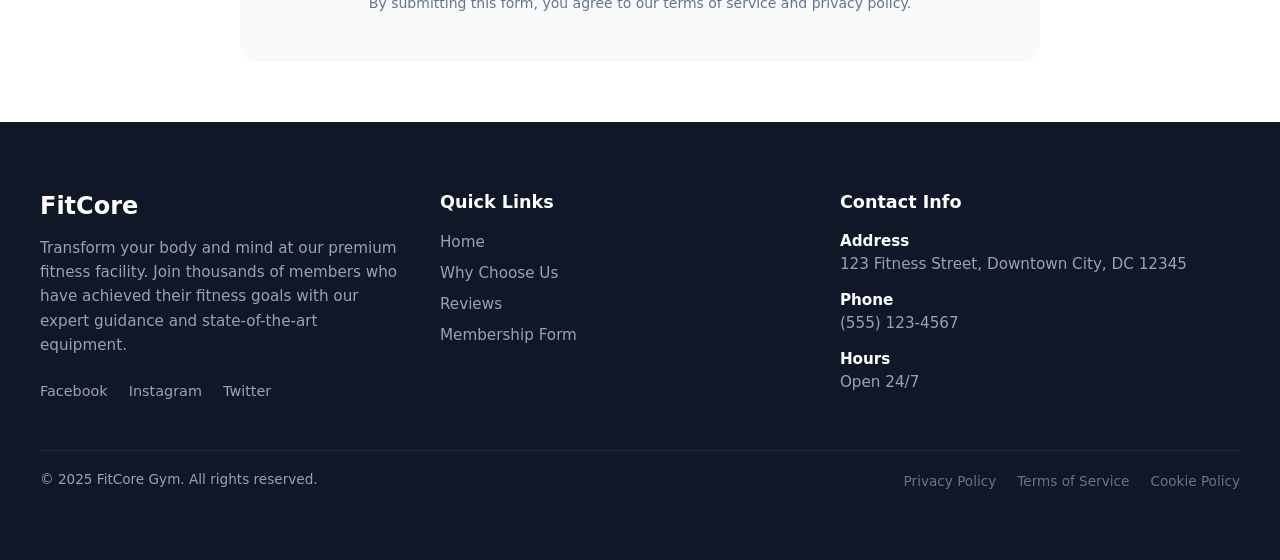
<file: Gym Profile/index.html>
<!DOCTYPE html>
<html lang="en">
<head>
    <meta charset="UTF-8">
    <meta name="viewport" content="width=device-width, initial-scale=1.0">
    <title>Gym</title>
    <link rel="stylesheet" href="css/style.css">
    <link rel="preconnect" href="https://fonts.googleapis.com">
<link rel="preconnect" href="https://fonts.gstatic.com" crossorigin>
<link href="https://fonts.googleapis.com/css2?family=Roboto:ital,wght@0,100..900;1,100..900&display=swap" rel="stylesheet">

</head>
<body>

    <div class="hero-section">
    <div class="container">
        <div class="intro">
            <h1>Transform Your Body at FitCore Gym</h1>
            <p> Join our premium fitness facility with state-of-the-art equipment, expert trainers, and a supportive community dedicated to your success.
                 </p>
                 <button class="btn1">Start Your Journey</button>
                 <button class="btn2">Learn More</button>
        </div>
        <div class="hero_img">
            <img src="img/hero-section-img.png" alt="hero section">
        </div>
        <div class="clear"></div>

    </div>

    </div>


    <div class="why-choose-us">
        <div class="container">
            <h2>Why Choose FitCore Gym</h2>
            <p>We provide everything you need to achieve your fitness goals in a welcoming and professional environment.

            </p>
           <!-- <div class="chooseCard">
             <div class="premium">
                 <div class="icon">
            <div class="small-box"></div>
        </div>
                <h3>Premium Equipment</h3>
                <p>Access to the latest fitness equipment from top brands, maintained to the highest standards for your safety and performance.</p>
            </div>
            <div class="expert">
                <div class="icon">
            <div class="circle"></div>
        </div>
                <h3>Expert Trainers</h3>
                <p>Certified personal trainers with years of experience ready to guide you through your fitness journey with personalized programs.</p>
            </div>
            <div class="flexible">
                 <div class="icon">
            <div class="small-box"></div>
        </div>
                <h3>Flexible Hours</h3>
                <p>Open 24/7 to fit your schedule, whether you're an early bird or prefer late-night workouts.</p>
            </div>
            <div class="clear"></div>
           </div> -->

           <div class="features-section">
  
            <div class="feature-card card-blue">
                <div class="icon-shape icon-blue">
                <div class="inner-shape inner-square"></div>
                </div>
                <h3 class="feature-title">Premium Equipment</h3>
                <p class="feature-text">
                Access to the latest fitness equipment from top brands, maintained to the highest standards for your safety and performance.
                </p>
            </div>

            <div class="feature-card card-green">
                <div class="icon-shape icon-green">
                <div class="inner-shape inner-circle"></div>
                </div>
                <h3 class="feature-title">Expert Trainers</h3>
                <p class="feature-text">
                Certified personal trainers with years of experience ready to guide you through your fitness journey with personalized programs.
                </p>
            </div>

            <div class="feature-card card-purple">
                <div class="icon-shape icon-purple">
                <div class="inner-shape inner-square"></div>
                </div>
                <h3 class="feature-title">Flexible Hours</h3>
                <p class="feature-text">
                Open 24/7 to fit your schedule, whether you're an early bird or prefer late-night workouts.
                </p>
            </div>

            </div>




           <div class="aboutSection">

            <div class="aboutImage">
                <img src="img/why-choose-us.png" alt="why choose us" class="gymPhoto">
            </div>
            <div class="aboutContent">
                <h2 class="main-heading">More Than Just a Gym</h2>
                <div class="feature-item">
                    <h5 class="sub-heading">Group Classes</h5>
                    <p class="description">Join energizing group fitness classes led by certified instructors</p>
                </div>
                <div class="feature-item">
                    <h5 class="sub-heading">Nutrition Guidance</h5>
                    <p class="description">Get expert advice on meal planning and nutrition to complement your workouts</p>
                </div>
                <div class="feature-item">
                    <h5 class="sub-heading">Recovery Zone</h5>
                    <p class="description">Dedicated space for stretching, yoga, and recovery with specialized equipment</p>
                </div>
            </div>
            <div class="clear"></div>



           </div>
           


            
        </div>

    </div>


    <div class="the-Testimonials-Section">
        <div class="container">

            <h3 class="section-title">What Our Members Say</h3>
            <p class="section-subtitle">Join thousands of satisfied members who have transformed their lives at FitCore</p>

           <div class="testimonial-card card-blue">
            <div class="profile-section">
                <img src="img/avatar-1.jpg" alt="David Martinez" class="profile-pic" width="50px">
                <div class="profile-info">
                <h3 class="profile-name">David Martinez</h3>
                <p class="profile-stats">Lost 35 lbs in 5 months</p>
                </div>
            </div>
            <p class="testimonial-text">
                "FitCore completely changed my life. The trainers are amazing and the community is so supportive. I've never felt stronger or more confident."
            </p>
            </div>

            <div class="testimonial-card card-green">
            <div class="profile-section">
                <img src="img/avatar-2.jpg" alt="Mike Chen" class="profile-pic" width="50px">
                <div class="profile-info">
                <h3 class="profile-name">Mike Chen</h3>
                <p class="profile-stats">Gained 15 lbs muscle</p>
                </div>
            </div>
            <p class="testimonial-text">
               "The equipment is top-notch and always clean. Being open 24/7 means I can work out whenever it fits my schedule. Highly recommend!"
            </p>
            </div>

            <div class="testimonial-card card-purple">
            <div class="profile-section">
                <img src="img/avatar-3.jpg" alt="James Rodriguez" class="profile-pic" width="50px">
                <div class="profile-info">
                <h3 class="profile-name">James Rodriguez</h3>
                <p class="profile-stats">Marathon finisher</p>
                </div>
            </div>
            <p class="testimonial-text">
               "The personal training sessions helped me train for my first marathon. The expertise and motivation from the staff is unmatched."
            </p>
            </div>
             <div class="clear"></div>

            <div class="stats-section">
                
                <div class="stat-item">
                    <div class="stat-number">2500+</div>
                    <div class="stat-label">Active Members</div>
                </div>

                <div class="stat-item">
                    <div class="stat-number">15+</div>
                    <div class="stat-label">Expert Trainers</div>
                </div>

                <div class="stat-item">
                    <div class="stat-number">50+</div>
                    <div class="stat-label">Group Classes</div>
                </div>

                <div class="stat-item">
                    <div class="stat-number">24/7</div>
                    <div class="stat-label">Access Hours</div>
                </div>
                <div class="clear"></div>
                </div>






        </div>

    </div>


    <div class="the-Membership-Form">

        <div class="container">
            <h3>Ready to Start Your Fitness Journey?</h3>
            <p class="description">Join FitCore today and get access to premium facilities, expert guidance, and a community that supports your goals.</p>


            <form class="registration-form">
  
                <div class="form-row">
                    <div class="form-group">
                    <label for="first-name">First Name</label>
                    <input type="text" id="first-name" placeholder="Enter your first name" required>
                    </div>
                    <div class="form-group">
                    <label for="last-name">Last Name</label>
                    <input type="text" id="last-name" placeholder="Enter your last name" required>
                    </div>
                </div>

                
                <div class="form-group">
                    <label for="email">Email Address</label>
                    <input type="email" id="email" placeholder="your.email@example.com" required>
                </div>

                
                <div class="form-group">
                    <label for="phone">Phone Number</label>
                    <input type="tel" id="phone" placeholder="(555) 123-4567">
                </div>

                
                <div class="form-group">
                    <label for="membership">Membership Type</label>
                    <select id="membership">
                    <option value="basic">Basic Membership - $29/month</option>
                    <option value="premium">Premium Membership - $49/month</option>
                    <option value="vip">VIP Membership - $79/month</option>
                    </select>
                </div>

                
                <div class="form-group">
                    <label for="fitness-goals">Fitness Goals</label>
                    <textarea id="fitness-goals" rows="4" placeholder="Tell us about your fitness goals and what you hope to achieve"></textarea>
                </div>

                
                <button type="submit" class="submit-btn">Join FitCore Today</button>

                
                <p class="terms-text">
                    By submitting this form, you agree to our terms of service and privacy policy.
                </p>
                </form>


        </div>


    </div>


    <div class="site-footer">
        <div class="footer-container">
            
            <div class="footer-column brand-column">
            <h2 class="footer-logo">FitCore</h2>
            <p class="brand-text">
                Transform your body and mind at our premium fitness facility. Join thousands of members who have achieved their fitness goals with our expert guidance and state-of-the-art equipment.
            </p>
            <div class="social-links">
                <a href="#">Facebook</a>
                <a href="#">Instagram</a>
                <a href="#">Twitter</a>
            </div>
            </div>

            
            <div class="footer-column links-column">
            <h3>Quick Links</h3>
            <ul>
                <li><a href="#">Home</a></li>
                <li><a href="#">Why Choose Us</a></li>
                <li><a href="#">Reviews</a></li>
                <li><a href="#">Membership Form</a></li>
            </ul>
            </div>

            
            <div class="footer-column contact-column">
            <h3>Contact Info</h3>
            
            <div class="contact-item">
                <h4>Address</h4>
                <p>123 Fitness Street, Downtown City, DC 12345</p>
            </div>
            
            <div class="contact-item">
                <h4>Phone</h4>
                <p>(555) 123-4567</p>
            </div>
            
            <div class="contact-item">
                <h4>Hours</h4>
                <p>Open 24/7</p>
            </div>
            </div>

        </div>

        
        <div class="footer-bottom">
            <p class="copyright">&copy; 2025 FitCore Gym. All rights reserved.</p>
            <div class="bottom-links">
            <a href="#">Privacy Policy</a>
            <a href="#">Terms of Service</a>
            <a href="#">Cookie Policy</a>
            </div>
        </div>
        <div class="clear"></div>
        </div>



    
</body>
</html>
</file>
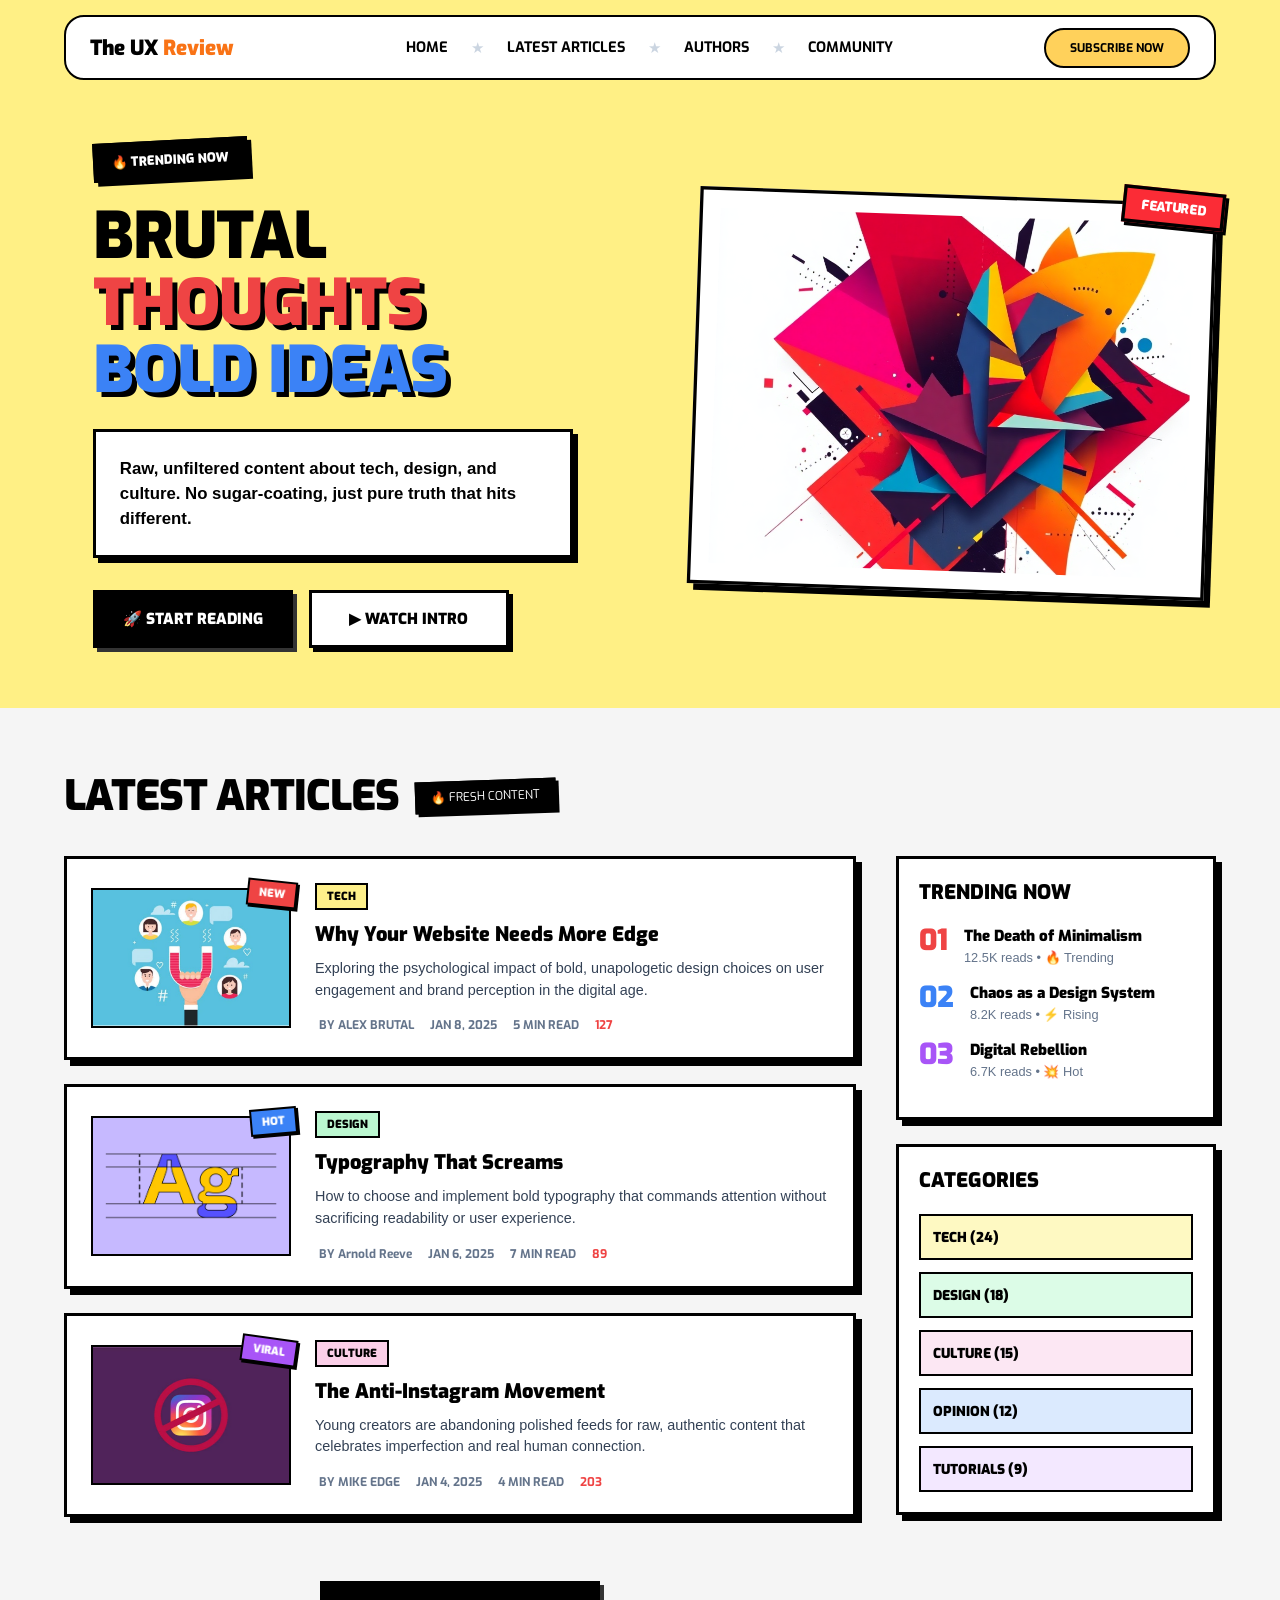
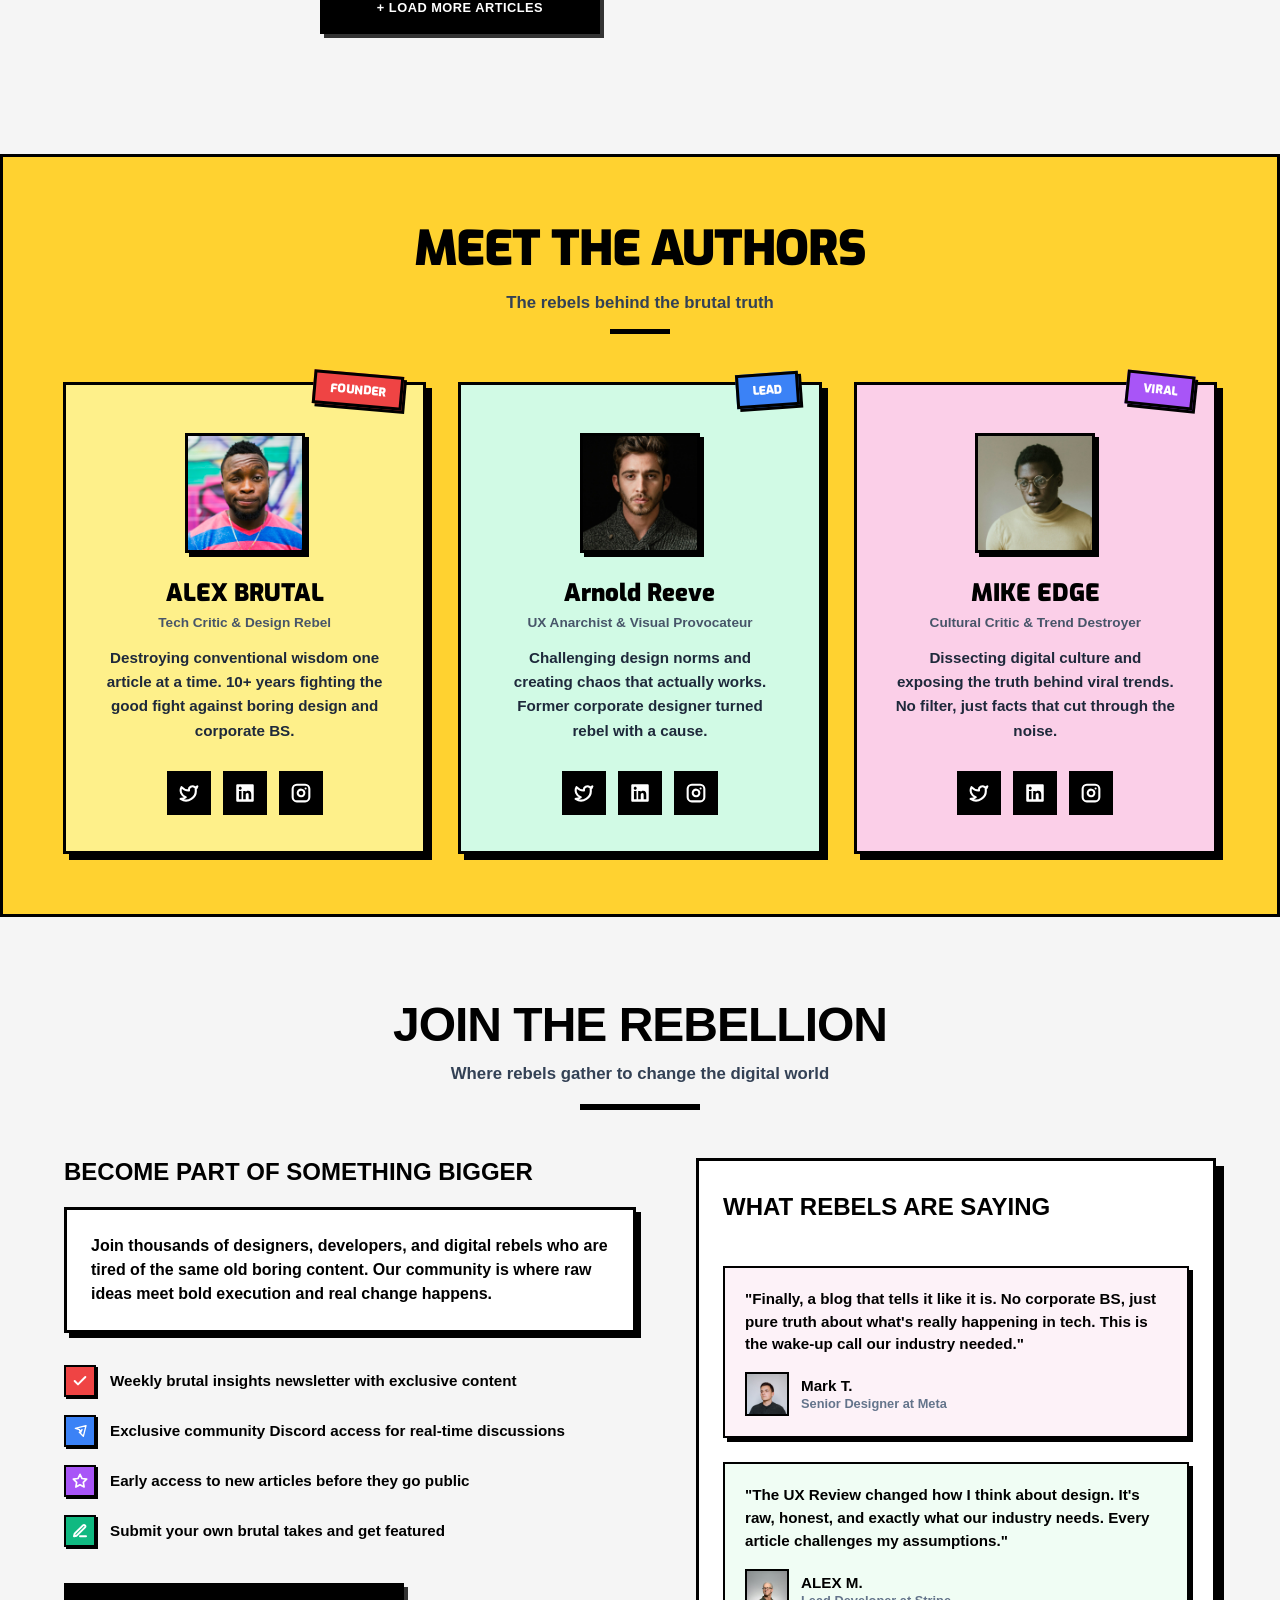
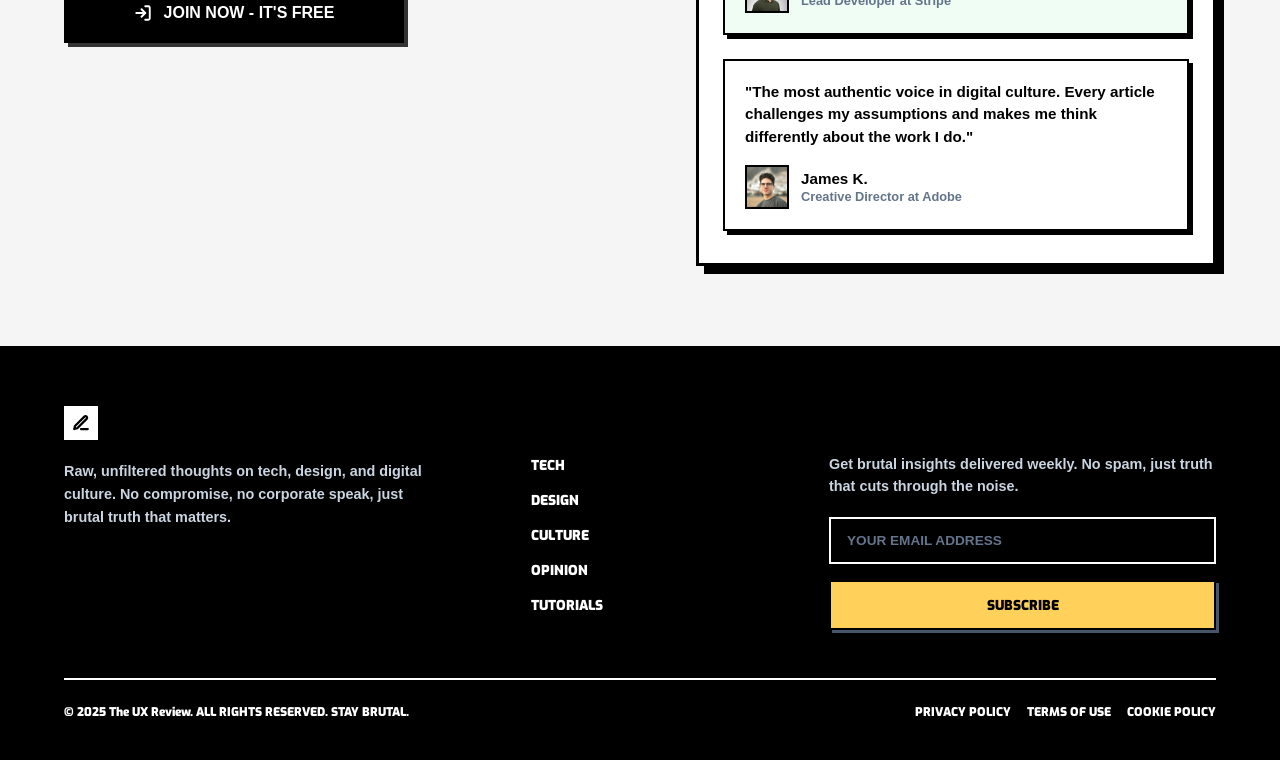
<file: The Ux Review Blog/index.html>
<!DOCTYPE html>
<html lang="en">

<head>
  <meta charset="UTF-8">
  <meta name="viewport" content="width=device-width, initial-scale=1.0">
  <title>The Ux Review</title>
  <link rel="stylesheet" href="css/style.css">
  <link rel="stylesheet" href="css/media.css">
  <link rel="preconnect" href="https://fonts.googleapis.com">
  <link rel="preconnect" href="https://fonts.gstatic.com" crossorigin>
  <link
    href="https://fonts.googleapis.com/css2?family=Exo:ital,wght@0,100..900;1,100..900&family=Google+Sans+Flex:opsz,wght@6..144,1..1000&family=Roboto:ital,wght@0,100..900;1,100..900&display=swap"
    rel="stylesheet">

</head>

<body>

  <!-- Navbar Section -->
  <nav class="ux-navbar">
    <div class="ux-nav-container">

      <!-- logo -->
      <div class="ux-logo">
        <a href="#home">The UX <span class="orange-text">Review</span></a>
      </div>

      <!-- Mobile Menu Toggle -->
      <div class="ux-menu-toggle" id="ux-mobile-btn">
        <span class="ux-bar"></span>
        <span class="ux-bar"></span>
        <span class="ux-bar"></span>
      </div>

      <!-- Right Side: Links and Subscription Button -->
      <div class="ux-menu-wrapper" id="ux-nav-menu">
        <ul class="ux-nav-links">
          <li><a href="#hero" class="ux-nav-item active">HOME</a></li>
          <li class="nav-divider">★</li>
          <li><a href="#latest" class="ux-nav-item">LATEST ARTICLES</a></li>
          <li class="nav-divider">★</li>
          <li><a href="#authors" class="ux-nav-item">AUTHORS</a></li>
          <li class="nav-divider">★</li>
          <li><a href="#community" class="ux-nav-item">COMMUNITY</a></li>
        </ul>

        <a href="#subscribe" class="ux-subscribe-btn">SUBSCRIBE NOW</a>
      </div>

    </div>
  </nav>


  <section id="hero" class="brutal-hero">
    <div class="hero-wrapper">

    
      <div class="hero-content-side">

        
        <div class="trending-badge">
          🔥 TRENDING NOW
        </div>

       
        <h1 class="main-title">
          <span class="text-black">BRUTAL</span><br>
          <span class="text-red">THOUGHTS</span><br>
          <span class="text-blue">BOLD IDEAS</span>
        </h1>

       
        <div class="description-box">
          Raw, unfiltered content about tech, design, and culture. No sugar-coating, just pure truth that hits
          different.
        </div>

      
        <div class="hero-actions">
          <button class="btn-black">
            🚀 START READING
          </button>
          <button class="btn-white">
            ▶ WATCH INTRO
          </button>
        </div>

      </div>

      
      <div class="hero-art-side">
        <div class="art-card">
         
          <div class="featured-badge">FEATURED</div>
          <img src="img/hero.png" alt="Abstract Geometric Art" class="art-main-img">
        </div>
      </div>

    </div>
  </section>



  <!----- Latest Articles Section ----->

  <section id="latest" class="brutal-articles-section">
    
    <div class="section-header-row">
      <h2 class="section-main-title">LATEST ARTICLES</h2>
      <div class="fresh-content-badge">🔥 FRESH CONTENT</div>
    </div>

    
    <div class="articles-layout-wrapper">

      
      <div class="articles-cards-column">

        <!--  first article: Tech -->
        <article class="brutal-article-card">
          <div class="card-thumb-area">
            <span class="card-corner-badge bg-red">NEW</span>
            <img src="img/user-engagement-2-DFdiyblT.jpg" alt="Website Edge Art" class="thumb-img">
          </div>
          <div class="card-body-content">
            <span class="category-tag tag-yellow">TECH</span>
            <h3 class="article-title">Why Your Website Needs More Edge</h3>
            <p class="article-excerpt">Exploring the psychological impact of bold, unapologetic design choices on user
              engagement and brand perception in the digital age.</p>
            <div class="article-meta-info">
              <span class="meta-item"><i class="fa-solid fa-user"></i> BY ALEX BRUTAL</span>
              <span class="meta-item"><i class="fa-solid fa-calendar"></i> JAN 8, 2025</span>
              <span class="meta-item"><i class="fa-solid fa-clock"></i> 5 MIN READ</span>
              <span class="meta-item text-heart"><i class="fa-solid fa-heart"></i> 127</span>
            </div>
          </div>
        </article>

        <!-- second article: Design -->
        <article class="brutal-article-card">
          <div class="card-thumb-area">
            <span class="card-corner-badge bg-blue">HOT</span>
            <img src="img/guide-to-typography-CNuK3VDW.avif" alt="Typography Art" class="thumb-img">
          </div>
          <div class="card-body-content">
            <span class="category-tag tag-green">DESIGN</span>
            <h3 class="article-title">Typography That Screams</h3>
            <p class="article-excerpt">How to choose and implement bold typography that commands attention without
              sacrificing readability or user experience.</p>
            <div class="article-meta-info">
              <span class="meta-item"><i class="fa-solid fa-user"></i> BY Arnold Reeve</span>
              <span class="meta-item"><i class="fa-solid fa-calendar"></i> JAN 6, 2025</span>
              <span class="meta-item"><i class="fa-solid fa-clock"></i> 7 MIN READ</span>
              <span class="meta-item text-heart"><i class="fa-solid fa-heart"></i> 89</span>
            </div>
          </div>
        </article>

        <!-- third article: Culture -->
        <article class="brutal-article-card">
          <div class="card-thumb-area">
            <span class="card-corner-badge bg-purple">VIRAL</span>
            <img src="img/anti-instagram-Bn9b8TEi.jpg" alt="Anti-Instagram Art" class="thumb-img">
          </div>
          <div class="card-body-content">
            <span class="category-tag tag-pink">CULTURE</span>
            <h3 class="article-title">The Anti-Instagram Movement</h3>
            <p class="article-excerpt">Young creators are abandoning polished feeds for raw, authentic content that
              celebrates imperfection and real human connection.</p>
            <div class="article-meta-info">
              <span class="meta-item"><i class="fa-solid fa-user"></i> BY MIKE EDGE</span>
              <span class="meta-item"><i class="fa-solid fa-calendar"></i> JAN 4, 2025</span>
              <span class="meta-item"><i class="fa-solid fa-clock"></i> 4 MIN READ</span>
              <span class="meta-item text-heart"><i class="fa-solid fa-heart"></i> 203</span>
            </div>
          </div>
        </article>

        <div class="load-more-wrapper">
          <button class="brutal-load-btn">
            + LOAD MORE ARTICLES
          </button>
        </div>

      </div>

      
      <aside class="brutal-sticky-sidebar">

        <!-- first box: Trending Now -->
        <div class="sidebar-widget-box">
          <h3 class="widget-main-title">TRENDING NOW</h3>

          <div class="trending-item-row">
            <div class="trending-num num-red">01</div>
            <div class="trending-txt">
              <h4>The Death of Minimalism</h4>
              <p>12.5K reads • 🔥 Trending</p>
            </div>
          </div>

          <div class="trending-item-row">
            <div class="trending-num num-blue">02</div>
            <div class="trending-txt">
              <h4>Chaos as a Design System</h4>
              <p>8.2K reads • ⚡ Rising</p>
            </div>
          </div>

          <div class="trending-item-row">
            <div class="trending-num num-purple">03</div>
            <div class="trending-txt">
              <h4>Digital Rebellion</h4>
              <p>6.7K reads • 💥 Hot</p>
            </div>
          </div>
        </div>

        <!-- second box: Categories -->
        <div class="sidebar-widget-box">
          <h3 class="widget-main-title">CATEGORIES</h3>
          <ul class="categories-list">
            <li class="category-item-row cat-yellow">TECH (24)</li>
            <li class="category-item-row cat-green">DESIGN (18)</li>
            <li class="category-item-row cat-pink">CULTURE (15)</li>
            <li class="category-item-row cat-blue">OPINION (12)</li>
            <li class="category-item-row cat-purple">TUTORIALS (9)</li>
          </ul>
        </div>

      </aside>

    </div>
  </section>



  <!---------Author Section---------->


  <section id="authors" class="brutal-authors-section">
    
    <div class="authors-header">
      <h2 class="authors-main-title">MEET THE AUTHORS</h2>
      <p class="authors-subtitle">The rebels behind the brutal truth</p>
      <div class="header-underline"></div>
    </div>

    
    <div class="authors-grid-container">

      <!-- first author: Alex -->
      <div class="author-brutal-card card-yellow-bg">
        <span class="author-badge badge-red-tilt">FOUNDER</span>
        <div class="author-avatar-box">
          <img src="img/avatar-2.jpg" alt="Alex Brutal" class="author-img">
        </div>
        <h3 class="author-card-name">ALEX BRUTAL</h3>
        <h4 class="author-card-role">Tech Critic & Design Rebel</h4>
        <p class="author-card-bio">
          Destroying conventional wisdom one article at a time. 10+ years fighting the good fight against boring design
          and corporate BS.
        </p>
        
        <div class="author-social-row">
          <!-- (Twitter/X) -->
          <a href="#" class="social-brutal-btn">
            <svg class="brutal-icon-svg" viewBox="0 0 24 24" fill="none" stroke="currentColor" stroke-width="2.5"
              stroke-linecap="round" stroke-linejoin="round">
              <path
                d="M22 4s-.7 2.1-2 3.4c1.6 10-9.4 17.3-18 11.6 2.2.1 4.4-.6 6-2C3 15.5.5 9.6 3 5c2.2 2.6 5.6 4.1 9 4-.9-4.2 4-6.6 7-3.8 1.1 0 3-1.2 3-1.2z">
              </path>
            </svg>
          </a>

          <!-- (LinkedIn) -->
          <a href="#" class="social-brutal-btn">
            <svg class="brutal-icon-svg" aria-hidden="true" focusable="false" data-prefix="fab" data-icon="linkedin"
              role="img" xmlns="http://www.w3.org/2000/svg" viewBox="0 0 448 512" data-fa-i2svg="">
              <path fill="currentColor"
                d="M416 32H31.9C14.3 32 0 46.5 0 64.3v383.4C0 465.5 14.3 480 31.9 480H416c17.6 0 32-14.5 32-32.3V64.3c0-17.8-14.4-32.3-32-32.3zM135.4 416H69V202.2h66.5V416zm-33.2-243c-21.3 0-38.5-17.3-38.5-38.5S80.9 96 102.2 96c21.2 0 38.5 17.3 38.5 38.5 0 21.3-17.2 38.5-38.5 38.5zm282.1 243h-66.4V312c0-24.8-.5-56.7-34.5-56.7-34.6 0-39.9 27-39.9 54.9V416h-66.4V202.2h63.7v29.2h.9c8.9-16.8 30.6-34.5 62.9-34.5 67.2 0 79.7 44.3 79.7 101.9V416z">
              </path>
            </svg>
          </a>

          <!-- (Instagram) -->
          <a href="#" class="social-brutal-btn">
            <svg class="brutal-icon-svg" viewBox="0 0 24 24" fill="none" stroke="currentColor" stroke-width="2.5"
              stroke-linecap="round" stroke-linejoin="round">
              <rect x="2" y="2" width="20" height="20" rx="5" ry="5"></rect>
              <path d="M16 11.37A4 4 0 1 1 12.63 8 4 4 0 0 1 16 11.37z"></path>
              <line x1="17.5" y1="6.5" x2="17.51" y2="6.5"></line>
            </svg>
          </a>
        </div>
      </div>

      <!-- second author: Arnold -->
      <div class="author-brutal-card card-green-bg">
        <span class="author-badge badge-blue-tilt">LEAD</span>
        <div class="author-avatar-box">
          <img src="img/avatar-2-CwUcGkzI.jpg" alt="Arnold Reeve" class="author-img">
        </div>
        <h3 class="author-card-name">Arnold Reeve</h3>
        <h4 class="author-card-role">UX Anarchist & Visual Provocateur</h4>
        <p class="author-card-bio">
          Challenging design norms and creating chaos that actually works. Former corporate designer turned rebel with a
          cause.
        </p>
        <div class="author-social-row">
          <!-- (Twitter/X) -->
          <a href="#" class="social-brutal-btn">
            <svg class="brutal-icon-svg" viewBox="0 0 24 24" fill="none" stroke="currentColor" stroke-width="2.5"
              stroke-linecap="round" stroke-linejoin="round">
              <path
                d="M22 4s-.7 2.1-2 3.4c1.6 10-9.4 17.3-18 11.6 2.2.1 4.4-.6 6-2C3 15.5.5 9.6 3 5c2.2 2.6 5.6 4.1 9 4-.9-4.2 4-6.6 7-3.8 1.1 0 3-1.2 3-1.2z">
              </path>
            </svg>
          </a>

          <!-- (LinkedIn) -->
          <a href="#" class="social-brutal-btn">
            <svg class="brutal-icon-svg" aria-hidden="true" focusable="false" data-prefix="fab" data-icon="linkedin"
              role="img" xmlns="http://www.w3.org/2000/svg" viewBox="0 0 448 512" data-fa-i2svg="">
              <path fill="currentColor"
                d="M416 32H31.9C14.3 32 0 46.5 0 64.3v383.4C0 465.5 14.3 480 31.9 480H416c17.6 0 32-14.5 32-32.3V64.3c0-17.8-14.4-32.3-32-32.3zM135.4 416H69V202.2h66.5V416zm-33.2-243c-21.3 0-38.5-17.3-38.5-38.5S80.9 96 102.2 96c21.2 0 38.5 17.3 38.5 38.5 0 21.3-17.2 38.5-38.5 38.5zm282.1 243h-66.4V312c0-24.8-.5-56.7-34.5-56.7-34.6 0-39.9 27-39.9 54.9V416h-66.4V202.2h63.7v29.2h.9c8.9-16.8 30.6-34.5 62.9-34.5 67.2 0 79.7 44.3 79.7 101.9V416z">
              </path>
            </svg>
          </a>

          <!-- (Instagram) -->
          <a href="#" class="social-brutal-btn">
            <svg class="brutal-icon-svg" viewBox="0 0 24 24" fill="none" stroke="currentColor" stroke-width="2.5"
              stroke-linecap="round" stroke-linejoin="round">
              <rect x="2" y="2" width="20" height="20" rx="5" ry="5"></rect>
              <path d="M16 11.37A4 4 0 1 1 12.63 8 4 4 0 0 1 16 11.37z"></path>
              <line x1="17.5" y1="6.5" x2="17.51" y2="6.5"></line>
            </svg>
          </a>
        </div>
      </div>

      <!-- third author: Mike -->
      <div class="author-brutal-card card-pink-bg">
        <span class="author-badge badge-purple-tilt">VIRAL</span>
        <div class="author-avatar-box">
          <img src="img/avatar-8.jpg" alt="Mike Edge" class="author-img">
        </div>
        <h3 class="author-card-name">MIKE EDGE</h3>
        <h4 class="author-card-role">Cultural Critic & Trend Destroyer</h4>
        <p class="author-card-bio">
          Dissecting digital culture and exposing the truth behind viral trends. No filter, just facts that cut through
          the noise.
        </p>
        <div class="author-social-row">
          <!-- (Twitter/X) -->
          <a href="#" class="social-brutal-btn">
            <svg class="brutal-icon-svg" viewBox="0 0 24 24" fill="none" stroke="currentColor" stroke-width="2.5"
              stroke-linecap="round" stroke-linejoin="round">
              <path
                d="M22 4s-.7 2.1-2 3.4c1.6 10-9.4 17.3-18 11.6 2.2.1 4.4-.6 6-2C3 15.5.5 9.6 3 5c2.2 2.6 5.6 4.1 9 4-.9-4.2 4-6.6 7-3.8 1.1 0 3-1.2 3-1.2z">
              </path>
            </svg>
          </a>

          <!-- (LinkedIn) -->
          <a href="#" class="social-brutal-btn">
            <svg class="brutal-icon-svg" aria-hidden="true" focusable="false" data-prefix="fab" data-icon="linkedin"
              role="img" xmlns="http://www.w3.org/2000/svg" viewBox="0 0 448 512" data-fa-i2svg="">
              <path fill="currentColor"
                d="M416 32H31.9C14.3 32 0 46.5 0 64.3v383.4C0 465.5 14.3 480 31.9 480H416c17.6 0 32-14.5 32-32.3V64.3c0-17.8-14.4-32.3-32-32.3zM135.4 416H69V202.2h66.5V416zm-33.2-243c-21.3 0-38.5-17.3-38.5-38.5S80.9 96 102.2 96c21.2 0 38.5 17.3 38.5 38.5 0 21.3-17.2 38.5-38.5 38.5zm282.1 243h-66.4V312c0-24.8-.5-56.7-34.5-56.7-34.6 0-39.9 27-39.9 54.9V416h-66.4V202.2h63.7v29.2h.9c8.9-16.8 30.6-34.5 62.9-34.5 67.2 0 79.7 44.3 79.7 101.9V416z">
              </path>
            </svg>
          </a>

          <!-- (Instagram) -->
          <a href="#" class="social-brutal-btn">
            <svg class="brutal-icon-svg" viewBox="0 0 24 24" fill="none" stroke="currentColor" stroke-width="2.5"
              stroke-linecap="round" stroke-linejoin="round">
              <rect x="2" y="2" width="20" height="20" rx="5" ry="5"></rect>
              <path d="M16 11.37A4 4 0 1 1 12.63 8 4 4 0 0 1 16 11.37z"></path>
              <line x1="17.5" y1="6.5" x2="17.51" y2="6.5"></line>
            </svg>
          </a>
        </div>

      </div>

    </div>
  </section>





<!--------Community Section------------>

<section id="community" class="brutal-rebellion-section">
  
  <div class="rebellion-header">
    <h2 class="rebellion-main-title">JOIN THE REBELLION</h2>
    <p class="rebellion-subtitle">Where rebels gather to change the digital world</p>
    <div class="rebellion-underline"></div>
  </div>

  
  <div class="rebellion-layout-grid">
    
    
    <div class="rebellion-left-content">
      <h3 class="left-heading">BECOME PART OF SOMETHING BIGGER</h3>
      
      <div class="left-intro-box">
        Join thousands of designers, developers, and digital rebels who are tired of the same old boring content. Our community is where raw ideas meet bold execution and real change happens.
      </div>

      
      <div class="features-list-wrapper">
        <div class="feature-bullet-row">
          <div class="bullet-box icon-red">
            <svg class="bullet-svg" viewBox="0 0 24 24" fill="none" stroke="currentColor" stroke-width="3" stroke-linecap="round" stroke-linejoin="round"><polyline points="20 6 9 17 4 12"></polyline></svg>
          </div>
          <span class="bullet-text">Weekly brutal insights newsletter with exclusive content</span>
        </div>

        <div class="feature-bullet-row">
          <div class="bullet-box icon-blue">
            <svg class="bullet-svg" viewBox="0 0 24 24" fill="none" stroke="currentColor" stroke-width="2" stroke-linecap="round" stroke-linejoin="round"><path d="M15 10l-4 4 6 6 4-16-16 4 6 2 2 4z"></path></svg>
          </div>
          <span class="bullet-text">Exclusive community Discord access for real-time discussions</span>
        </div>

        <div class="feature-bullet-row">
          <div class="bullet-box icon-purple">
            <svg class="bullet-svg" viewBox="0 0 24 24" fill="none" stroke="currentColor" stroke-width="2.5" stroke-linecap="round" stroke-linejoin="round"><polygon points="12 2 15.09 8.26 22 9.27 17 14.14 18.18 21.02 12 17.77 5.82 21.02 7 14.14 2 9.27 8.91 8.26 12 2"></polygon></svg>
          </div>
          <span class="bullet-text">Early access to new articles before they go public</span>
        </div>

        <div class="feature-bullet-row">
          <div class="bullet-box icon-green">
            <svg class="bullet-svg" viewBox="0 0 24 24" fill="none" stroke="currentColor" stroke-width="3" stroke-linecap="round" stroke-linejoin="round"><path d="M12 20h9"></path><path d="M16.5 3.5a2.121 2.121 0 0 1 3 3L7 19l-4 1 1-4L16.5 3.5z"></path></svg>
          </div>
          <span class="bullet-text">Submit your own brutal takes and get featured</span>
        </div>
      </div>

      
      <button class="join-brutal-btn">
        <svg class="btn-svg" viewBox="0 0 24 24" fill="none" stroke="currentColor" stroke-width="2.5" stroke-linecap="round" stroke-linejoin="round"><path d="M15 3h4a2 2 0 0 1 2 2v14a2 2 0 0 1-2 2h-4"></path><polyline points="10 17 15 12 10 7"></polyline><line x1="15" y1="12" x2="3" y2="12"></line></svg>
        JOIN NOW - IT'S FREE
      </button>
    </div>

    <!-- (Stacked Testimonials) -->
    <div class="rebellion-right-testimonials">
      <div class="testimonials-giant-box">
        <h3 class="right-heading">WHAT REBELS ARE SAYING</h3>
        
        <!-- first card: Mark T.  -->
        <div class="brutal-quote-card bg-light-pink">
          <p class="quote-comment">"Finally, a blog that tells it like it is. No corporate BS, just pure truth about what's really happening in tech. This is the wake-up call our industry needed."</p>
          <div class="quote-user-row">
            <img src="img/mark.avif" alt="Mark T." class="quote-avatar">
            <div class="quote-user-txt">
              <h4>Mark T.</h4>
              <p>Senior Designer at Meta</p>
            </div>
          </div>
        </div>

        <!-- second card: ALEX M.  -->
        <div class="brutal-quote-card bg-light-blue">
          <p class="quote-comment">"The UX Review changed how I think about design. It's raw, honest, and exactly what our industry needs. Every article challenges my assumptions."</p>
          <div class="quote-user-row">
            <img src="img/alex.jpg" alt="Alex M." class="quote-avatar">
            <div class="quote-user-txt">
              <h4>ALEX M.</h4>
              <p>Lead Developer at Stripe</p>
            </div>
          </div>
        </div>

        <!-- third card: James K.  -->
        <div class="brutal-quote-card bg-light-white">
          <p class="quote-comment">"The most authentic voice in digital culture. Every article challenges my assumptions and makes me think differently about the work I do."</p>
          <div class="quote-user-row">
            <img src="img/james.avif" alt="James K." class="quote-avatar">
            <div class="quote-user-txt">
              <h4>James K.</h4>
              <p>Creative Director at Adobe</p>
            </div>
          </div>
        </div>

      </div>
    </div>

  </div>
</section>









<!------------Footer Section------->


<footer class="brutal-footer">
  <div class="footer-top-layout">
    
    <!-- column 1: brand logo and description -->
    <div class="footer-col brand-col">
      <div class="footer-logo-box">
        <div class="logo-square-white">
          <svg class="feather-pen-svg" viewBox="0 0 24 24" fill="none" stroke="currentColor" stroke-width="3" stroke-linecap="round" stroke-linejoin="round"><path d="M12 20h9"></path><path d="M16.5 3.5a2.121 2.121 0 0 1 3 3L7 19l-4 1 1-4L16.5 3.5z"></path></svg>
        </div>
        <h2 class="footer-logo-title">THE UX REVIEW</h2>
      </div>
      <p class="footer-brand-text">
        Raw, unfiltered thoughts on tech, design, and digital culture. No compromise, no corporate speak, just brutal truth that matters.
      </p>
    </div>

    <!-- column 2: categories -->
    <div class="footer-col categories-col">
      <h3 class="footer-col-title">CATEGORIES</h3>
      <ul class="footer-links-list">
        <li><a href="#tech">TECH</a></li>
        <li><a href="#design">DESIGN</a></li>
        <li><a href="#culture">CULTURE</a></li>
        <li><a href="#opinion">OPINION</a></li>
        <li><a href="#tutorials">TUTORIALS</a></li>
      </ul>
    </div>

    <!-- column 3: newsletter -->
    <div class="footer-col newsletter-col">
      <h3 class="footer-col-title">NEWSLETTER</h3>
      <p class="newsletter-desc-text">
        Get brutal insights delivered weekly. No spam, just truth that cuts through the noise.
      </p>
      
      <!-- subscription form -->
      <form class="footer-subscribe-form">
        <div class="input-wrapper">
          <input type="email" placeholder="YOUR EMAIL ADDRESS" required class="brutal-footer-input">
        </div>
        <button type="submit" class="brutal-footer-submit-btn">SUBSCRIBE</button>
      </form>
    </div>

  </div>

  <!-- footer bottom bar -->
  <div class="footer-bottom-bar">
    <p class="footer-copyright-txt">&copy; 2025 The UX Review. ALL RIGHTS RESERVED. STAY BRUTAL.</p>
    <div class="footer-bottom-policy-links">
      <a href="#privacy">PRIVACY POLICY</a>
      <a href="#terms">TERMS OF USE</a>
      <a href="#cookie">COOKIE POLICY</a>
    </div>
  </div>
</footer>









  <!--  javascript code -->
  <script>
    const mobileBtn = document.getElementById('ux-mobile-btn');
    const navMenu = document.getElementById('ux-nav-menu');
    const navLinks = document.querySelectorAll('.ux-nav-item, .ux-subscribe-btn');

    // Toggle the mobile menu when the hamburger button is clicked
    mobileBtn.addEventListener('click', () => {
      navMenu.classList.toggle('ux-open');
      mobileBtn.classList.toggle('ux-toggle-active');
    });

    // Close the menu automatically when clicking on any anchor link for navigation
    navLinks.forEach(link => {
      link.addEventListener('click', () => {
        navMenu.classList.remove('ux-open');
        mobileBtn.classList.remove('ux-toggle-active');
      });
    });
  </script>

</body>

</html>
</file>
<file: Drone/css/style.css>
*{
    box-sizing: border-box;
}

body{
    margin: 0;
    font-family:  'EXO', sans-serif;
}

.container{
    width: 80%;
    margin: 80px auto;
}

/**** Navbar Style ****/

.navbar{
    position: fixed;
    top: 0;
    left: 0;
    width: 100%;
    height: 70px;
     background-color: #F5F3FF; 
    z-index: 1000; 
    border: 1px solid #ddd6ff;
}

.nav-container{
    display: flex;
    justify-content: space-between;
    padding: 20px 40px;

}
.nav-container .logo{
    display: flex;
    align-items: center;
    gap: 5px;
}
.nav-container .logo .logo-img{
    width: 40px;
}
.nav-container .logo svg{
    color: white;
    background-color: #8E52FF;
    padding: 10px;
    border-radius: 10px;
}

.nav-container .logo .logo-text{
    font-size: 24px;
    font-weight: 600;
}
.nav-container .menu ul{
    display: flex;
    justify-content: space-between;
    gap: 10px;
    margin: 10px 20px;

}
.nav-container .menu ul li{
    list-style: none;

}

.nav-item {
  color: #333;
  text-decoration: none;
  font-size: 16px;
  padding: 0 16px;
  position: relative;
}

.nav-item:hover {
  color: #8E52FF;
}

.active-link {
  color: #8E52FF;
}

.active-link::after {
  content: "";
  position: absolute;
  top: 18px; 
  left: 16px;
  right: 16px;
  height: 2px;
  background-color: #8E52FF;
  border-radius: 2px;
}

/* *********Navbar End**************** */


/* **Hero Section Style** */

#hero-section{
    padding: 70px;
}

.hero-container{
    display: flex;
    justify-content: space-between;
    align-items: center;
    gap: 60px;
}

.product-gallery-side {
  flex: 1;
  display: flex;
  justify-content: center;
}

.main-image-box {
  position: relative; 
  background-color: #f8fafc; 
  border: 1px solid #ccc;
  border-radius: 15px;
  padding: 25px;
}

.discount-badge {
    position: absolute;
    top: 50px;
    left: 45px;
    background-color: #8E52FF;
    color: #ffffff;
    font-size: 14px;
    font-weight: 700;
    padding: 6px 14px;
    border-radius: 20px;
    z-index: 10;
}

.main-image-box img{
    width: 100%;
    height: auto;
    display: block;
    border-radius: 5%;
}

.hero-content{
    display: flex;
    flex: 1;
    flex-direction: column;
    justify-content: space-between;
}

.top-status-badges {
  display: flex;
  gap: 8px;
  margin-bottom: 20px;
}

.status-tag {
  font-size: 0.8rem;
  font-weight: 600;
  padding: 6px 16px;
  border-radius: 20px;
}

.tag-purple {
  background-color: #8e52ff96; 
  color: #fff; 
}
.main-product-title {
   font-size: 48px;
    color: #0f172ade;
    margin: 0 0 16px 0;
}

.product-description-text {
  color: #475569;
  font-size: 18px;
  line-height: 1.6;
  margin: 0 0 36px 0;
}

.pricing-area-block {
  display: flex;
  align-items: center;
  gap: 16px;
  margin-bottom: 8px;
}

.current-price {
  font-size: 32px;
  font-weight: 800;
  color: #0f172a;
}

.original-price {
  font-size: 20px;
  color: #000000ab;
  text-decoration: line-through; 
  font-weight: 500;
}

.save-amount-badge {
  background-color: #fee2e2;
  color: #ef4444; 
  font-size: 14px;
  font-weight: 700;
  padding: 4px 12px;
  border-radius: 10px;
}

.installment-plan-text {
  color: #0f172a;
  font-size: 14px;
  margin: 0 0 36px 0;
}

.action-buttons-group {
  display: flex;
  flex-direction: column; 
  gap: 14px;
}

.primary-cart-btn {
  width: 100%;
  background-color: #8E52FF; 
  color: #ffffff;
  border: none;
  padding: 16px;
  font-size: 18px;
  font-weight: 700;
  border-radius: 30px; /* حواف بيضاوية دائرية كاملة للأزرار */
  cursor: pointer;
  display: flex;
  justify-content: center;
  align-items: center;
  gap: 10px;
  transition: transform 0.3s cubic-bezier(0.34, 1.56, 0.64, 1), box-shadow 0.3s ease;
}

.primary-cart-btn:hover {
  transform: scale(1.05); 
}

.secondary-wishlist-btn {
  width: 100%;
  background-color: #ffffff;
  color: #0f172a;
  border: 1px solid #cbd5e1; 
  padding: 16px;
  font-size: 18px;
  font-weight: 700;
  border-radius: 30px;
  cursor: pointer;
  display: flex;
  justify-content: center;
  align-items: center;
  gap: 10px;
  transition: transform 0.3s cubic-bezier(0.34, 1.56, 0.64, 1), box-shadow 0.3s ease;
}
.secondary-wishlist-btn:hover {
  transform: scale(1.05); 
}


/* *********Hero Section End**************** */


/***** Comparison Table Style *****/

#specifications-comparison-table{
  background-color:#F7F5FF;
  padding: 10px 0px;
}

.table-responsive-wrapper{
    width:100%;
    overflow-x:auto;
    -webkit-overflow-scrolling:touch;
}


.heading{
  text-align: center;
  font-size: 2rem;
  font-weight: 700;
  color: #0f172a;
  margin-bottom: 24px;

}

.description{
  text-align: center;
  font-size: 1rem;
  color: #475569;
  margin-bottom: 40px;
}
.comparison-container {
  margin: 50px auto;
  padding: 24px;
  background-color: #ffffff;
  border: 2px solid #d1d5dc;
  border-radius: 16px;
  box-shadow: 0 4px 20px rgba(0, 0, 0, 0.02);
}

.comparison-table {
  width: 100%;
  border-collapse: collapse; 
  text-align: center;
}

.comparison-table th,
.comparison-table td{
    padding:16px;
    white-space:nowrap;
}

.comparison-table th {
  padding: 24px 12px;
  font-size: 18px;
  vertical-align: bottom;
}

.feature-col {
  text-align: left;
  font-weight: 700;
  color: #1e293b;
  width: 22%;
}

.product-name {
  display: block;
  font-weight: 700;
  color: #0f172a;
  margin-bottom: 6px;
}

.product-badge {
  font-size: 0.75rem;
  color: #7c3aed; 
  font-weight: 600;
}

.competitor-badge {
  font-size: 0.75rem;
  color: #64748b;
  font-weight: 500;
}

.comparison-table td {
  padding: 18px 12px;
  border-bottom: 1px solid #d1d5dc 
}


.feature-name {
  text-align: left;
  font-weight: 600;
  color: #475569;
}

.highlighting {
  background-color: #ede9fe; 
  position: relative;
}

th.highlighting {
  border-top-left-radius: 16px;
  border-top-right-radius: 16px;
}

tr:last-child td.highlighting {
  border-bottom-left-radius: 16px;
  border-bottom-right-radius: 16px;
}

.comparison-table td.highlighting {
  border-bottom-color: #ede9fe;
}

.badge-vibrant {
  background-color: #8e51ff;
  color: #ffffff;
  padding: 6px 16px;
  border-radius: 20px;
  font-size: 0.85rem;
  font-weight: 700;
  display: inline-block;
}

.text-danger {
  color: #f54a00; 
  font-weight: 500;
}


.price-row td {
  padding: 24px 12px;
}

.price-label {
  font-size: 1.1rem;
}

.price-vibrant {
  font-size: 1.6rem;
  font-weight: 800;
  color: #7c3aed;
}

.price-standard {
  font-size: 1.3rem;
  font-weight: 700;
  color: #1e293b;
}

.rating-row td {
  border-bottom: none; 
  padding-top: 24px;
}

.rating-title {
  font-size: 1.1rem;
  font-weight: 700;
  color: #0f172a;
}

.stars {
  color: #fdc700;
  font-size: 26px;
  letter-spacing: 2px;
  margin-bottom: 4px;
}


.rating-number {
  font-size: 0.95rem;
  font-weight: 700;
  color: #1e293b;
}

.winner-box {
  display: flex;
    align-items: center;
    justify-content: center;
    padding: 18px 14px;
    border-radius: 20px;
    font-size: 0.85rem;
    background-color: white;
    width: 350px;
    margin: 0 auto;
}
.winner-box svg {
    width: 25px;
    color: #22c55e;
    font-size: 1.2rem;
    margin-right: 10px;
}

.icon-description h4 {
  font-size: 18px;
  font-weight: 700;
  color: #00a63e;
  margin: 0;
}
.icon-description p {
  font-size: 0.85rem;
  color: #00a63e;
  margin: 4px 0 0 0;
}





/**************End Table Style *************/



/************Customer Review Section Style *************/

.reviews-header {
  text-align: center;
  margin-bottom: 40px;
}

.reviews-title {
  font-size: 32px;
  font-weight: 800;
  margin: 0;
}

.reviews-subtitle {
  font-size: 18px;
  color: #333;
  margin-top: 8px;
}

.reviews-section-container {
  margin: 60px auto;
  padding: 0 20px;
  display: flex;
  align-items: flex-start; 
  gap: 40px;
}

.rating-summary-sidebar {
  width: 320px;
  flex-shrink: 0;
  background-color: #ffffff;
  border: 1px solid #e2e8f0;
  border-radius: 16px;
  padding: 32px 24px;
  box-sizing: border-box;
  text-align: center;
  position: sticky;
  top: 40px; 
}

.rating-big-number { font-size: 3.2rem; font-weight: 800; color: #0f172a; margin-bottom: 4px; }
.rating-big-stars { color: #f0b100; font-size: 1.5rem; letter-spacing: 2px; margin-bottom: 8px; }
.reviews-count-text { color: #333; font-size: 16px; margin: 0 0 24px 0; }

.bar-row {
  display: flex;
  align-items: center;
  justify-content: space-between;
  margin-bottom: 12px;
  font-size: 0.85rem;
}
.star-label { width: 25px; color: #333; text-align: left; }
.progress-bar-bg { flex-grow: 1; height: 8px; background-color: #e2e8f0; border-radius: 4px; margin: 0 12px; position: relative; }
.progress-fill { height: 100%; background-color: #f0b100; border-radius: 4px; position: absolute; left: 0; top: 0; }
.fill-78 { width: 78%; } .fill-15 { width: 15%; } .fill-5 { width: 5%; } .fill-1-5 { width: 1.5%; } .fill-0-5 { width: 0.5%; }
.percentage-label { width: 35px; color: #333; text-align: right; }

.divider-line { border-top: 1px solid #e2e8f0; margin: 24px 0; }

.bottom-stats-row {
  display: flex;
  justify-content: space-between;
}
.stat-mini-box { width: 48%; }
.stat-bold { display: block; font-size: 1.3rem; font-weight: 700; color: #0f172a; margin-bottom: 4px; }
.stat-desc { font-size: 0.8rem; color: #333; }


.reviews-list-container {
  flex-grow: 1;
}

.individual-review-card {
  background-color: #ffffff;
  border: 1px solid #e2e8f0;
  border-radius: 16px;
  padding: 32px;
  box-sizing: border-box;
  box-shadow: 0 10px 30px rgba(0, 0, 0, 0.03); 
  margin-bottom: 40px; 
}

.card-1 { top: 40px; }
.card-2 { top: 60px; }
.card-3 { top: 80px; }
.card-4 { top: 100px; }

.card-top-header {
  display: flex;
  justify-content: space-between;
  align-items: center;
  margin-bottom: 20px;
}

.reviewer-meta-left {
  display: flex;
  align-items: center;
  gap: 14px;
}

.reviewer-avatar { width: 52px; height: 52px; border-radius: 50%; object-fit: cover; }
.avatar-purple-border { border: 2px solid #7c3aed; }
.avatar-blue-border { border: 2px solid #06b6d4; }
.avatar-green-border { border: 2px solid #10b981; }
.avatar-orange-border { border: 2px solid #f97316; }

.reviewer-txt h4 { color: #0f172a; font-size: 1.1rem; font-weight: 700; margin: 0 0 2px 0; }
.reviewer-txt p { color: #475569; font-size: 0.85rem; margin: 0 0 4px 0; }
.small-stars-row { font-size: 0.85rem; color: #64748b; }
.small-stars-row span { color: #fbbf24; margin-right: 4px; }

.reviewer-meta-right { text-align: right; }
.v-badge { background-color: #f3e8ff; color: #7c3aed; padding: 4px 12px; border-radius: 20px; font-size: 0.75rem; font-weight: 600; display: inline-block; }
.time-ago { color: #64748b; font-size: 0.85rem; margin: 6px 0 0 0; }

.review-comment-body { color: #334155; font-size: 1.05rem; line-height: 1.6; margin: 0; }

.load-more-btn {
  background-color: #7c3aed;
  color: #ffffff;
  border: none;
  padding: 14px 28px;
  font-size: 1rem;
  font-weight: 700;
  border-radius: 30px;
  cursor: pointer;
  display: block;
  margin: 0 auto;
  transition: background-color 0.2s, transform 0.2s;
}




/**************Customer Review Section End*************/





/***************Setup Section**************/



/* إعدادات الخط والتنسيق العام للقسم */

#product-section {
  background-color: #f5f3ff;
  padding: 10px 0px;
}

.setup-title {
  font-size: 2.2rem;
  font-weight: 800;
  color: #0f172a;
  margin-bottom: 8px;
  text-align: center;
}

.highlight-text {
  color: #7c3aed; 
}

.setup-subtitle {
  color: #333;
  font-size: 1.1rem;
  margin-top: 0;
  margin-bottom: 48px;
  text-align: center;
}

.products-grid {
  display: flex;
  justify-content: space-between;
  gap: 24px;
  flex-wrap: wrap; 
}

.product-card {
  background-color: #ffffff;
  border: 1px solid #e2e8f0;
  border-radius: 16px;
  padding: 20px;
  flex: 1;
  box-sizing: border-box;
  text-align: left; 
  display: flex;
  flex-direction: column;
}

.image-container {
  position: relative;
  width: 100%;
  height: 200px;
  background-color: #f8fafc;
  border-radius: 12px;
  overflow: hidden;
  margin-bottom: 20px;
}

.image-container img {
  width: 100%;
  height: 100%;
  object-fit: cover;
}

.badge {
  position: absolute;
  top: 12px;
  left: 12px;
  padding: 6px 14px;
  font-size: 0.75rem;
  font-weight: 700;
  color: #ffffff;
  border-radius: 20px;
  z-index: 10;
}

.badge-accessory { background-color: #00bba7; } 
.badge-essential { background-color: #00c951; }
.badge-power { background-color: #00b8db; }     
.badge-safety { background-color: #ff6900; }    

.product-title {
  font-size: 1.2rem;
  font-weight: 700;
  color: #0f172a;
  margin: 0 0 10px 0;
}

.product-desc {
  color: #64748b;
  font-size: 0.9rem;
  line-height: 1.5;
  margin: 0 0 24px 0;
  flex-grow: 1; 
}

.card-footer {
  display: flex;
  justify-content: space-between;
  align-items: center;
  margin-top: auto; 
}

.product-price {
  font-size: 1.4rem;
  font-weight: 800;
  color: #0f172a;
}

.add-to-cart-btn {
  background-color: #a684ff;
  color: #ffffff;
  border: none;
  padding: 10px 20px;
  font-size: 0.9rem;
  font-weight: 700;
  border-radius: 20px;
  cursor: pointer;
  transition: background-color 0.2s;
}

.add-to-cart-btn:hover {
  background-color: #6d28d9;
}


.view-all-btn {
  color: #7008e7;
  background-color: #f5f3ff;
  padding: 14px 28px;
  font-size: 1rem;
  font-weight: 700;
  border: 2px solid #7008e7;
  border-radius: 30px;
  cursor: pointer;
  display: block;
  margin: 40px auto 0 auto; 
  transition: background-color 0.2s, transform 0.2s;
}







/****************Setup Section End*************/








/************** Footer Style *************/


#dji-footer {
  background-color: #111828;
  color: #94a3b8; 
  padding: 60px 40px 30px 40px;
}

.footer-top-container {
  max-width: 1200px;
  margin: 0 auto;
  display: flex;
  justify-content: space-between;
  align-items: flex-start;
  gap: 40px;
}

.footer-brand-col {
  flex: 1.5;
}

.footer-logo-area {
  display: flex;
  align-items: center;
  gap: 12px;
  margin-bottom: 16px;
  width: 90px;
}
.footer-logo-area svg {
    color: white;
    background-color: #8E52FF;
    padding: 10px;
    border-radius: 10px;
}

.footer-logo-text {
  color: #ffffff;
  font-size: 1.6rem;
  font-weight: 800;
  margin: 0;
  letter-spacing: 1px;
}

.footer-brand-desc {
  font-size: 0.95rem;
  line-height: 1.6;
  margin: 0 0 24px 0;
  max-width: 320px;
}

.footer-social-box {
  display: flex;
  gap: 12px;
}

.social-icon-btn {
  width: 36px;
  height: 36px;
  background-color: #141b2b;
  border-radius: 8px;
  display: flex;
  justify-content: center;
  align-items: center;
  text-decoration: none;
}

.mock-icon {
  color: #94a3b8;
  font-size: 0.95rem;
  font-weight: 700;
}

.footer-links-col {
  flex: 1;
}

.footer-links-col h3 {
  color: #ffffff;
  font-size: 1.1rem;
  font-weight: 700;
  margin: 0 0 24px 0;
}

.footer-links-col ul {
  list-style: none;
  padding: 0;
  margin: 0;
}

.footer-links-col ul li {
  margin-bottom: 14px;
}

.footer-links-col ul li a {
  color: #94a3b8;
  text-decoration: none;
  font-size: 0.95rem;
  transition: color 0.2s;
}

.footer-links-col ul li a:hover,
.social-icon-btn:hover .mock-icon {
  color: #ffffff; 
}

.footer-bottom-bar {
  max-width: 1200px;
  margin: 60px auto 0 auto;
  padding-top: 30px;
  border-top: 1px solid #1e293b; 
  display: flex;
  justify-content: space-between;
  align-items: center;
}

.footer-copyright {
  font-size: 0.85rem;
  color: #64748b;
  margin: 0;
}

.payment-badges-group {
  display: flex;
  gap: 12px;
}

.payment-card-badge {
  width: 64px;
  height: 36px;
  background-color: #ffffff; 
  border-radius: 6px;
  display: flex;
  justify-content: center;
  align-items: center;
  font-size: 0.75rem;
  font-weight: 800;
  box-shadow: 0 2px 4px rgba(0,0,0,0.05);
}

.text-paypal { color: #003087; font-style: italic; }
.text-visa { color: #1a1f71; letter-spacing: 0.5px; }


.mc-circles {
  width: 16px;
  height: 16px;
  background-color: #eb001b;
  border-radius: 50%;
  position: relative;
}
.mc-circles::after {
  content: "";
  width: 16px;
  height: 16px;
  background-color: #ff5f00;
  border-radius: 50%;
  position: absolute;
  left: 10px;
  top: 0;
  opacity: 0.85;
}

/* ******************Footer Styles End***********/
</file>
<file: Drone/css/media.css>
/* ==========================================================================
   RESPONSIVE DESIGN
   ========================================================================== */


/* ==========================================================================
   MOBILE (<768px)
   ========================================================================== */

@media (max-width: 767px) {

  /* ------------------------------
     Navbar
  ------------------------------ */

  .navbar {
    height: 70px;
    padding-bottom: 0;
  }

  .nav-container {
    position: relative;
    display: flex;
    justify-content: space-between;
    align-items: center;
    padding: 15px 20px;
  }

  /* .menu-toggle {
    display: block;
    cursor: pointer;
    z-index: 1001;
  }

  .menu-toggle .bar {
    width: 25px;
    height: 3px;
    margin: 5px auto;
    background: #8E52FF;
    border-radius: 2px;
    transition: .3s;
  } */

   .menu-toggle {
        display: flex;
        flex-direction: column;
        justify-content: center;
        align-items: center;
        width: 42px;
        height: 42px;
        cursor: pointer;
        z-index: 1001;
    }

    .menu-toggle .bar {
        width: 26px;
        height: 3px;
        margin: 3px 0;
        background: #8E52FF;
        border-radius: 999px;
        transition: .3s ease;
    }

  .nav-container .menu {
    display: none;
    position: absolute;
    top: 69px;
    left: 0;
    width: 100%;
    background: #F5F3FF;
    border-bottom: 1px solid #DDD6FF;
    z-index: 999;
  }

  .nav-container .menu.open {
    display: block;
  }

  .nav-container .menu ul {
    display: flex;
    flex-direction: column;
    margin: 0;
    padding: 10px 0;
    gap: 0;
  }

  .nav-item {
    width: 100%;
    padding: 15px 0;
    text-align: center;
    border-bottom: 1px solid rgba(142,82,255,.05);
  }

  .active-link {
    width: 100%;
    font-weight: 600;
    background: #EDE9FE;
  }

  .active-link::after {
    display: none;
  }

  /* ------------------------------
     Hero
  ------------------------------ */

  #hero-section {
    margin-top: 140px;
    padding: 0 16px;
    width: 100%;
    box-sizing: border-box;
  }

  #hero-section .container {
    width: 100%;
    max-width: 100%;
    margin: 0;
    padding: 0;
  }

  .hero-container {
    display: flex;
    flex-direction: column;
    gap: 30px;
  }

  .product-gallery-side,
  .hero-content,
  .product-details-side {
    width: 100%;
  }

  .product-gallery-side {
    display: flex;
    justify-content: center;
  }

  .hero-content,
  .product-details-side {
    text-align: center;
  }

  .main-image-box {
    width: 100%;
    max-width: 100%;
    padding: 20px;
    border-radius: 16px;
    box-sizing: border-box;
  }

  .main-image-box img {
    display: block;
    width: 100%;
    height: auto;
  }

  .main-product-title {
    font-size: 2.2rem;
    line-height: 1.2;
    margin-bottom: 12px;
  }

  .product-description-text {
    font-size: .95rem;
    line-height: 1.5;
    margin-bottom: 24px;
  }

  /* ------------------------------
     Badges & Pricing
  ------------------------------ */

  .top-status-badges,
  .pricing-area-block {
    display: flex;
    justify-content: center;
    flex-wrap: wrap;
  }

  .top-status-badges {
    gap: 6px;
    margin-bottom: 16px;
  }

  .status-tag {
    padding: 4px 12px;
    font-size: .75rem;
  }

  .pricing-area-block {
    gap: 12px;
  }

  .current-price {
    font-size: 1.8rem;
  }

  .installment-plan-text {
    margin-bottom: 24px;
  }

  /* ------------------------------
     Buttons
  ------------------------------ */

  .action-buttons-group {
    width: 100%;
    margin: 0 auto;
    gap: 12px;
  }

  .primary-cart-btn,
  .secondary-wishlist-btn {
    width: 100%;
    padding: 14px;
    font-size: .95rem;
  }

  /* ------------------------------
     Reviews
  ------------------------------ */

  .reviews-section-container {
    display: flex;
    flex-direction: column;
    gap: 30px;
  }

  .rating-summary-sidebar,
  .reviews-list-container {
    width: 100%;
  }

  .rating-summary-sidebar {
    position: static;
  }

  .individual-review-card {
    position: static;
    width: 100%;
    margin-bottom: 20px;
    box-sizing: border-box;
  }

  /* ------------------------------
     Products
  ------------------------------ */

  .products-grid {
    display: flex;
    flex-direction: column;
    gap: 20px;
  }

  .product-card {
    width: 100%;
    min-width: 100%;
    box-sizing: border-box;
  }

  /* ------------------------------
     Footer
  ------------------------------ */

  .footer-top-container,
  .footer-bottom-bar {
    display: flex;
    flex-direction: column;
    text-align: center;
  }

  .footer-top-container {
    gap: 32px;
  }

  .footer-bottom-bar {
    gap: 20px;
  }

  /* ------------------------------
     Comparison Table
  ------------------------------ */

  .table-responsive-wrapper{
        margin:20px 0;
        background:#fff;
    }

    .comparison-table{
        min-width:700px;
    }

    .comparison-table th,
    .comparison-table td{
        padding:12px;
        font-size:.9rem;
    }

    .comparison-table img{
        width:50px;
        height:auto;
    }


}


/* ==========================================================================
   TABLET (<1024px)
   ========================================================================== */

@media (max-width: 1023px) {

  .products-grid {
    gap: 16px;
  }

  .product-card {
    min-width: 45%;
  }

  .hero-container {
    gap: 32px;
  }

  .main-product-title {
    font-size: 2.5rem;
  }

}


/* ==========================================================================
   LAPTOP (<1280px)
   ========================================================================== */

@media (max-width: 1279px) {

  .nav-container,
  .hero-container,
  .reviews-section-container,
  .products-grid,
  .footer-top-container {
    padding-inline: 24px;
  }

}


/* ==========================================================================
   DESKTOP (<1536px)
   ========================================================================== */

@media (max-width: 1535px) {

  .nav-container,
  .hero-container,
  .reviews-section-container,
  .products-grid,
  .footer-top-container {
    max-width: 1280px;
    margin-inline: auto;
  }

}
</file>
<file: Elite Homes/style/main.css>
/***** reset elements ****/

:root {
  --primary: #7A06E1;
  --secondary: #d98b6c;
}

::selection {
    background-color: #7c3aed; 
    color: #ffffff;           
}

.text-main {
  color: var(--primary);
}

.bg-main {
  background-color: var(--primary);
}
.btn-main {
  background-color: var(--primary);
}

.bg-green {
  background-color: green;
}

.bg-orange {
  background-color: orange;
}

.btn-card{
    background-color: #ede9fe
}

.btn-card:hover{
    background-color: #9d8bebb8
}
.description{
    color: #4a5565;
}

* {
  margin: 0;
  padding: 0;
  box-sizing: border-box;
}

html {
  scroll-behavior: smooth;
}

body {
  font-family: sans-serif;
}

a {
  text-decoration: none;
}

li {
  list-style: none;
}

h1, h2, h3, h4, h5, h6 {
  font-weight: normal;
}

img {
  max-width: 100%;
  height: auto;
}



/******* Header styles ********/

.navbar .nav-link{
    position: relative;
    transition: color .3s ease;

}

.dropdown-toggle::after {
    display: none;
}

.navbar .nav-link:hover,
.navbar .nav-link.active{
    color: var(--primary);
}


.navbar .nav-link::before{
    content: '';
    position: absolute;
    left: 5px;
    bottom: 2px;
    width: 0;
    height: 1px;
    background-color: var(--primary);
    transition: width .3s ease;
}
    
.navbar .nav-link:hover::before,
.navbar .nav-link.active::before{
    width: 80%;
}

.navbar .dropdown-toggle::before{
    width: 0;
}
.navbar .dropdown-toggle:hover::before,
.navbar .dropdown-toggle.active::before{
    width: 80%;
}








/******* Hero Section Styles ********/


.hero-section{
     background : linear-gradient(90deg, rgba(80, 0, 220, .85), rgba(120,40, 230, .7)),
      url('../image/hero-bg-img.png');
    background-size: cover;
    background-position: center;
    background-repeat: no-repeat;
    display: flex;
    align-items: center;
    justify-content: center;
    background-attachment: fixed;
   
  
}





/****** Featured Properties Styles *****/

.featuredProperties{
    background-color: #F9FAFB;
}

span.rounded-pill{
    color: var(--primary);
    font-size: .75rem;
    font-weight: 600;
    border-radius: 50px;
    padding: 0.55rem 1rem;
    text-transform: uppercase;
    border: 2px solid #ddd6ff;
    background: linear-gradient(135deg, #f5f3ff 0%, #e0d9ff 100%);
}

.badge-line{
    width: 85px;
    height: 2px;
    display: block;
    background: linear-gradient(
        to right,
        transparent,
        #7c3aed
    );
}

.badge-line:last-child{
    width: 85px;
    height: 2px;
    display: block;
    background: linear-gradient(
        to left,
        transparent,
        #7c3aed
    );
}


.main-heading{
    font-size: 2.5rem;
    font-weight: 800;
    background: linear-gradient(
        90deg,
        #7c3aed,
        #a855f7,
        #fb923c
    );

    -webkit-background-clip: text;
    -webkit-text-fill-color: transparent;
    background-clip: text;
}

.featured-badge{
   position: absolute;
    top: 22px;
    left: 22px;
    color: white;
    padding: 5px 15px;
    font-weight: 600;
}

.photos-badge{
   position: absolute;
    bottom: 15px;
    left: 15px;
    font-size: .75rem;
    color: #ffffff;
    padding: 6px 14px;
}

.heart-badge{
    position: absolute;
    top: 22px;
    right: 15px;
    background-color: #ffffffba;
    padding: 10px;
    border-radius: 45%;
}

.heart-badge:hover{
    color:red
}

.viewAll{
    transition: box-shadow .3s ease;
}
.viewAll:hover{
    background-color: #7c3aed;
    box-shadow: 0 0 10px #7c3aed;

}




/******* Our Services Styles ********/


.services-section{
    background-color: #FFF;
    padding-bottom: 30px;
}

.services-filter{
    border-bottom: 1px solid #7a06e138;
    margin-bottom: 30px;
}
.services-filter button{
    margin-left: 10px;
}

.services-filter button.active{
    background-color: #F5F3FF;
    color: var(--primary);
    border-bottom: 2px solid var(--primary);
    padding: 10px 20px;
}

.services-filter button::after{
    content: '';
    position: absolute;
    left: 5px;
    bottom: 2px;
    width: 0;
    height: 1px;
    background-color: var(--primary);
    transition: width .3s ease;
}

.services-filter button:hover::after{
    width: 80%;
}


li i.icon{
    width: 40px;
    height: 45px;
    color: var(--primary);
    background-color: #7a06e138;
    border-radius: 10px;
    display: flex;
    justify-content: center;
    align-items: center;
    margin-right: 10px;
    padding: 10px;
    transition: all 0.4s ease;
}


p.badge-left{
    position: absolute;
    bottom: -1%;
    left: -51px;
   background-color: white;
   padding: 15px;
   font-weight: 600;
   border-radius: 10px;
   z-index: 1;
   box-shadow: 3px 3px 0px #ccc;
   transition: all 0.4s ease;
}

p.badge-right{
    position: absolute;
    bottom: -10px;
    right: 0px;
   background-color: white;
   padding: 15px;
   font-weight: 600;
   border-radius: 10px;
   transition: all 0.4s ease;
}


.icon-green {
    color: #00A63E !important;
    background-color: #DCFCE7 !important;
}
.btn-green {
    background: #00A63E !important;
    color: white !important;
    border: none !important;
}

.icon-orange {
    color: #D08700 !important;
    background-color: #FFF9C2 !important;
}
.btn-orange {
    background: #D08700 !important;
    color: white !important;
    border: none !important;
}

.icon-blue {
    color: #442DD8 !important;
    background-color: #E0E7FF !important;
}
.btn-blue {
    background: #442DD8 !important;
    color: white !important;
    border: none !important;
}
















/*********** Testimonial Styles ********/

.testimonials{
    background-color: #57178E;
}


.testimonial-card {
    max-width: 850px;
    background-color: white;
    padding: 45px;
    border-radius: 20px;
    box-shadow: 0 10px 40px rgba(0, 0, 0, 0.08);
}

.rating {
    display: flex;
    align-items: center;
    gap: 20px;
}

.stars {
    color: #f59e0b;
}

.testimonial-text {
    font-size: 18px;
    line-height: 1.8;
    color: #4b5563;
    margin-bottom: 35px;
}

.client-info {
    border-top: 1px solid #eee;
    padding-top: 25px;
}

.client-img {
    width: 65px;
    height: 65px;
    border-radius: 50%;
    object-fit: cover;
}

.text-main {
    color: #7c3aed !important;
}


/* Carousel controls */

.carousel-control-prev,
.carousel-control-next {
    width: 45px;
    height: 45px;

    background-color: #7c3aed;

    border-radius: 50%;

    top: 50%;
    transform: translateY(-50%);

    opacity: 1;
}

.carousel-control-prev {
    left: 20px;
}
.carousel-control-prev-icon,
.carousel-control-next-icon {
    width: 20px;
    height: 20px;
}

.carousel-control-next {
    right: 20px;
}


/* Indicators */

.carousel-indicators {
    position: static;
    margin-top: 30px;
}

.carousel-indicators button {
    width: 10px !important;
    height: 10px !important;
    border-radius: 50% !important;
    margin: 0 5px !important;
    background-color: transparent !important;
    border: 2px solid #7c3aed !important;
    opacity: 1 !important;
}

.carousel-indicators button.active {
    background-color: white !important;
}

.carousel-indicators button:hover{
    background-color: white !important;
}








/*********** Section FAQ Styles **********/


.faq-section {
  padding: 90px 0;
  background-color: #F9FAFB; 
}

.ga-custom-accordion .ga-faq-card {
  background-color: #ffffff; 
  border-radius: 16px !important; 
  box-shadow: 0 10px 25px -5px rgba(15, 23, 42, 0.03), 
              0 8px 16px -6px rgba(15, 23, 42, 0.03);
              
  transition: transform 0.3s ease, box-shadow 0.3s ease;
  will-change: transform, box-shadow;
}


.ga-custom-accordion .ga-faq-trigger {
  font-size: 1.2rem;
  font-weight: 700;
  padding: 24px 32px;  
  border-radius: 16px !important;
  line-height: 1.4;
  color: #000;
  background-color: #fff;
  box-shadow: 0 4px 15px rgba(0, 0, 0, 0.06);
}

.ga-custom-accordion .ga-faq-trigger:not(.collapsed):hover{
    background-color: #F9FAFB;
}

.ga-custom-accordion .ga-faq-trigger::after {
  background-size: 0.9rem; 
  filter: contrast(0.5); 
  will-change: transform;
  transition: transform 0.35s cubic-bezier(0.25, 1, 0.5, 1); 
}

.ga-custom-accordion .ga-faq-trigger:not(.collapsed)::after {
  filter: none; 
}


.ga-custom-accordion .ga-faq-answer-text {
  padding: 30px 32px 24px 32px !important; 
  font-size: 1rem;
  color: #4a5565;
  line-height: 1.6;
  font-weight: 500;
}


.ga-custom-accordion .ga-faq-card:hover {
  transform: translateY(-2px); 
  box-shadow: 0 15px 30px -5px rgba(15, 23, 42, 0.05); 
}






/********** Contact Us Style ************/


#contact {
    background-color: #ffffff;
}


#contact::before {
    content: '';
    position: absolute;
    top: -60px;
    right: -80px;
    width: 260px;
    height: 260px;
    border-radius: 50%;
    background-color: #f3effc; 
    z-index: 1;
}
/* .title-section::before {
    content: '';
    position: absolute;
    top: -20px;
    right: -33px; 
    width: 100px;
    height: 100px;
    border-radius: 50%;
    border: 3px solid #e0d9ff;
    background: transparent;
    z-index: 1;
    pointer-events: none;
} */


#contact::after {
    content: '';
    position: absolute;
    bottom: -100px;
    left: -120px;
    width: 320px;
    height: 320px;
    border-radius: 50%;
    background-color: #f3effc;
    z-index: 1;
}

/* #contact .row.mt-5::after {
    content: '';
    position: absolute;
    bottom: 40px;
    left: 30px; 
    width: 100px;
    height: 100px;
    border-radius: 50%;
    border: 3px solid #e0d9ff;
    background: transparent;
    z-index: 1;
    pointer-events: none;
} */

#contact .container {
    position: relative;
    z-index: 2; 
}

.title-section {
    position: relative;
}

.contact-card {
    border: 1px solid #e9ecef;
    background-color: #fff;
    transition: 0.3s ease;
}

.contact-card:hover {
    transform: translateY(-5px);
    border-color: var(--primary);
    box-shadow: 0 10px 30px rgba(0, 0, 0, 0.08);
}


.contact-card-icon {
    width: 65px;
    height: 65px;
    display: flex;
    justify-content: center;
    align-items: center;
    border-radius: 22px;
    background: linear-gradient(
        135deg,
        #7c3aed,
        #9d00ff
    );
    color: white;
    font-size: 32px;
}


.location-icon {
    background: linear-gradient(
        135deg,
        #d946ef,
        #fb923c
    );
}



.chat-icon {
    background: linear-gradient(
        135deg,
        #6366f1,
        #4f46e5
    );
}


.contact-card h3 {
    color: #071b33;
    font-size: 18px;
}

.contact-card p {

    font-size: 14px;
}
.contact-link {
    font-size: 16px;
    font-weight: 700;
    text-decoration: none;
}

.col-lg-3:nth-child(1) .contact-link{
    color: #7008e7;
}

.col-lg-3:nth-child(2) .contact-link {
    color: #8200db
}

.col-lg-3:nth-child(3) .contact-link{
    color: #e60076;
}

.col-lg-3:nth-child(4) .contact-link {
    color: #432dd7;
}



.contact-info {
    background-color: #F6F8F9;
    padding: 30px 50px;

}

.contact-info h2 {
    color: #101828;
    font-size: 24px;
    font-weight: 700;
}
.contact-info h5 {
    color: #101828;
    font-size: 16px;
    font-weight: 600;
}

.contact-info p {
    color: #4a5565;
    font-size: 14px;
}


.contact-icon {
    min-width: 50px;
    height: 50px;

    background-color: #ffffff;

    border-radius: 16px;

    display: flex;
    justify-content: center;
    align-items: center;

    color: #7c3aed;

    font-size: 22px;
}


.email-icon {
    color: #e6007e;
}


.social-box {
    background: linear-gradient(
        135deg,
        #7c3aed,
        #a100ff
    );
}

.social-box h2 {
    font-size: 20px;
    font-weight: 700;
    color: white;
}

.social-box p {
    font-size: 14px;
    color: #ede9fe;
}

.social-icon {
    width: 45px;
    height: 45px;

    background-color: rgba(255, 255, 255, 0.18);

    color: white;

    border-radius: 16px;

    display: flex;
    align-items: center;
    justify-content: center;

    font-size: 16px;

    text-decoration: none;

    transition: 0.3s;
}

.social-icon:hover {

    transform: translateY(-4px);
}


.contact-form{
    border: 1px solid #e9ecef;
    border-radius: 15px;
    padding: 30px 50px;

}


.contact-form h2 {
    color: #101828;
    font-size: 30px;
}
.contact-form p {
    color: #4a5565;
    font-size: 16px;
}

.form-label {
    color: #364153;
    font-size: 14px;
}


.form-control,
.form-select {
    border: 1px solid #dee2e6;
    font-size: 16px;
    border-radius: 16px;

    padding: 15px 20px;

    background-color: #f8f9fa;
}


.form-control:focus,
.form-select:focus {

    border-color: #8b5cf6;

    box-shadow: 0 0 0 0.2rem rgba(124, 58, 237, 0.15);

}



textarea.form-control {
    resize: none;
}


.checkbox-box {
    background-color: #F5F3FF;
    padding: 15px 40px;
}

.checkbox-box .form-check-label {
    color: #364153;
    font-size: 14px;
}

.form-check-input {
    width: 20px;
    height: 20px;
}

.form-check-input:checked {
    background-color: #7c3aed;
    border-color: #7c3aed;
}


.btn-main {
    background: linear-gradient(
        135deg,
        #7c3aed,
        #a100ff
    );

    color: white;

    border: none;
    font-size: 18px;
    font-weight: 700;
    border-radius: 12px;
}

.btn-main:hover {
    color: white;

    transform: translateY(-2px);

    box-shadow: 0 8px 20px rgba(124, 58, 237, 0.25);
}

p.form-tail{
    color: #6a7282;
    font-size: 14px;
    text-align: center;
    padding-top: 20px;
}








/********** Footer Style ***"********/

.footer-section{
    background-color: #561790;
    padding-top: 50px;
    padding-bottom: 30px;
    
}

.footer-logo h3 {
    font-size: 24px;
    font-weight: 700;
}

.copyright p {
    color: #ddd6ff;
}

.footer-social i{
     width: 45px;
    height: 45px;

    background-color: rgba(255, 255, 255, 0.18);

    color: white;

    border-radius: 10px;

    display: flex;
    align-items: center;
    justify-content: center;

    font-size: 16px;

    text-decoration: none;

    transition: 0.3s;

}


.footer-social i:hover {

    transform: translateY(-4px);
    background-color: #a684ff;
}

.footer-bottom p{
    color: #c4b4ff;
    font-size: 14px;
}
</file>
<file: Elite Homes/style/media.css>
@media (max-width: 576px) {
  .ga-custom-accordion .ga-faq-trigger {
    padding: 20px !important; 
    font-size: 0.95rem;
  }
  .ga-custom-accordion .ga-faq-answer-text {
    padding: 0 20px 20px 20px !important;
  }


}




@media screen and (max-width: 992px) {
    .navbar .nav-link::before{
        display: none;
    }

    .navbar .nav-link{
        color: #314158;
        padding: 1rem 0rem;
        border-radius: 0.25rem;
        transition: background-color 0.3s ease, color 0.3s ease;
    }

    .navbar .nav-link:hover,
     .navbar .nav-link.active:hover{
        background-color: rgb(118, 84, 232, 0.08);
        color: var(--primary);
    }
    
    .navbar .nav-link.active{
        background-color: transparent;
        color: #314158
    }
}

@media (max-width: 991.98px) {
  .mega-dropdown-menu {
    background-color: #fafbfe !important; 
    padding: 1rem 0.5rem !important;
  }
  
  .menu-heading {
    margin-top: 1rem;
    font-size: 0.9rem;
  }


  .mobile-scroll-row {
    scrollbar-width: none; 
  }
  .mobile-scroll-row::-webkit-scrollbar {
    display: none; 
  }

  
  .featured-card {
    width: 240px;
    border: 1px solid #f0f0f0;
  }

  .location-badge {
    width: 140px;
    height: 75px !important;
  }
  
  .resource-card {
    width: 200px;
  }


  .property-grid-list {
    grid-template-columns: repeat(2, 1fr);
  }
}

@media (min-width: 992px) {
  .mega-dropdown-menu {
    top: 100% !important;
    width: 90vw !important;
    height: 100vh !important;
    margin: 0 auto !important;
    border-radius: 0 0 12px 12px !important;
    margin-top: 8px !important;
  }

  .menu-heading{
    color: #101828;
    font-size: 18px;
    font-weight: 600;
  }
  .property-grid-list {
    grid-template-columns: 1fr;
  }
  .property-grid-list li a{
    font-size: 1rem;
  }
  .property-grid-list li a:hover{
    color: var(--primary) !important;
  }

  .featured-card {
    width: 100%;
    transition: background-color 0.2s ease;
  }
  .featured-card:hover {
    background-color: #f8f6fc !important;
  }
  .location-badge {
    height: 70px;
    width: 100%;
  }
  
}

.location-badge {
  background-size: cover;
  background-position: center;
}
.location-badge::before {
  content: '';
  position: absolute;
  top: 0; left: 0; right: 0; bottom: 0;
  background: linear-gradient(135deg, rgba(111, 66, 193, 0.8), rgba(111, 66, 193, 0.55));
  z-index: 1;
  transition: background 0.3s ease;
}

.resource-card{
  border: 1px solid #e9ecef; 
  background-color: #fff;
  transition:  0.2s ease;
  position: relative;
  overflow: hidden !important;   
  border-radius: 12px;          
  z-index: 1; 
}

.resource-card:hover {
    transform: translateY(-5px); 
    border-color: rgba(111, 66, 193, 0.15); 
  }
  

.resource-card::after {
  content: '';
  position: absolute;
  width: 100px;
  height: 100px;
  border-radius: 50%;
  top: -45px;
  right: -35px;
  z-index: -1;  
  transition: background 0.3s ease;      
}
.resource-card:hover::after {
    transform: scale(1.15) translate(-5px, 5px);
  }

.bg-purple-light::after {
  background-color: #f3effc !important; 
}

.bg-green-light::after {
  background-color: #edf7f0 !important; 
}

.bg-blue-light::after {
  background-color: #edf4f9 !important; 
}




.resource-card:hover{
   cursor: pointer;
}
.resource-card span:hover{
  color: var(--primary) !important;
 
}
.resource-card #invest:hover{
    color: #198754 !important;
}


.resource-card a{
    font-size: 14px;
}
.resource-card i{
    background-color: #EDE9FE;
    border-radius: 50%;
    padding: 10px;
    font-size: 14px;
}

.resource-card i.text-green{
    background-color: #DCFCE7
}
.text-green { 
    color: #198754;
 }

.location-badge:hover::before{
  background: linear-gradient(135deg, rgba(111, 66, 193, 0.5), rgba(111, 66, 193, 0.8));
}
</file>
<file: Games Arena/css/main.css>
:root {

    --ga-bg-dark: #0f1115;
    --ga-primary-neon: #CBFE1C;
    --ga-text-white: #F1F1F1;
    --ga-text-muted: #A2A4A7;
    --ga-btn-hover: #CAFF49;
    --font-one: 'Days One', sans-serif;
    --font-two: 'Chakra Petch', sans-serif;
}

/* (Reset Style) */

*,
*::before,
*::after {
    box-sizing: border-box;
}

html,
body {
    margin: 0;
    padding: 0;
    background-color: var(--ga-bg-dark);
    color: var(--ga-text-white);
    overflow-x: hidden;

}

a {
    text-decoration: none;
    color: inherit;
    transition: all 0.25s ease;
}

ul {
    list-style: none;
    padding: 0;
    margin: 0;
}


/****Header & Navbar Styles****/

.navbar {
    background: #0b0f13;
    border-bottom: 1px solid #1c2025;
    padding: 16px 0;
    font-family: var(--font-two);
    backdrop-filter: blur(10px);
    background-color: rgba(15, 17, 21, 0.92);
}

/* Logo */
.navbar-brand {
    color: var(--ga-primary-neon);
    font-size: 23px;
    font-weight: 700;
    display: flex;
    align-items: center;
    gap: 10px;
}
.navbar-brand:hover{
    cursor: pointer;
    color: var(--ga-btn-hover);
}

.brand-icon {
    width: 32px;
    height: 19px;
    background: var(--ga-primary-neon);
    color: #0b0f13;
    border-radius: 12px;
    display: inline-flex;
    align-items: center;
    justify-content: center;
    font-size: 11px;
}

/* Mobile menu button */
.navbar-toggler {
    border: 0;
    padding: 5px;
    box-shadow: none !important;
}

.navbar-toggler i {
    font-size: 24px;
}

/* Navigation */
.navbar-nav {
    margin-top: 15px;
}

.navbar-nav .nav-link {
    color: var(--ga-text-white);
    font-size: 17px;
    font-weight: 500;
    padding: 20px 0 !important;
}

.navbar-nav .nav-link.active,
.navbar-nav .nav-link:hover {
    color: var(--ga-btn-hover);
}

/* Right side */
.header-right {
    display: flex;
    flex-direction: column;
    gap: 22px;
    margin-top: 15px;
}

.header-icon {
    font-size: 18px;
    color: white;
    background-color: transparent;
    text-decoration: none;
    border: none;
    text-align: left;
    padding: 10px;
}

.header-icon:hover {
    color: var(--ga-btn-hover);
}

/* Sign in */
.signin-btn {
    background: var(--ga-primary-neon);
    color: #080b0e;
    border: 0;
    border-radius: 10px;
    font-size: 16px;
    padding: 12px 24px;
}

.signin-btn:hover {
    background: var(--ga-btn-hover);
}


/*******End of Header & Navbar Styles*******/




/* ***Hero Section Style*** */

.ga-hero-section {
    background-color: var(--ga-bg-dark);
    min-height: auto;
    padding-top: 100px !important;
    width: 100%;
    box-sizing: border-box;
    background:
        linear-gradient(rgba(5, 7, 9, 0.92),
            rgba(5, 7, 9, 0.82)),
        url("../images/hero-bg-H6PoyNYD.jpg");
    background-size: cover;
    background-position: center;
    background-attachment: fixed;
    position: relative;
    z-index: 1;
}


.ga-hero-main-title {
    font-size: 2.5rem;
    font-family: var(--font-one);
    font-weight: 900;
    color: var(--ga-text-white);
    line-height: 1.2;
    letter-spacing: -1px;
}


.text-neon-glow {
    color: var(--ga-primary-neon);
}


.ga-hero-description {
    font-family: var(--font-two);
    font-size: 0.95rem;
    color: #cbd5e1;
    line-height: 1.6;
    max-width: 520px;
    margin: 0 auto;
    font-weight: bold;
}


.ga-hero-primary-btn {
    background-color: var(--ga-primary-neon);
    font-family: var(--font-two);
    color: #000000 !important;
    font-size: 0.9rem;
    font-weight: 800;
    padding: 14px 28px;
    border-radius: 8px;
    text-align: center;
    animation: neonPulseAnimation 2s infinite;
}

.ga-hero-primary-btn:hover {
    background-color: var(--ga-primary-neon);
    /* تفتيح درجة الفسفوري الخالص بنعومة */

}

@keyframes neonPulseAnimation {
    0% {
        box-shadow: 0 0 0 0 rgba(204, 255, 51, 0.7), 0 4px 15px rgba(204, 255, 51, 0.2);
    }

    70% {
        /* تتمدد الهالة للخارج وتصبح شفافة باهتة */
        box-shadow: 0 0 0 15px rgba(204, 255, 51, 0), 0 4px 15px rgba(204, 255, 51, 0.2);
    }

    100% {
        box-shadow: 0 0 0 0 rgba(204, 255, 51, 0), 0 4px 15px rgba(204, 255, 51, 0.2);
    }
}

.ga-hero-secondary-btn {
    background-color: transparent;
    font-family: var(--font-two);
    color: var(--ga-primary-neon);
    font-size: 0.9rem;
    border-radius: 8px;
    padding: 5px;
    font-weight: 800;
    padding: 14px 28px;
    border: 1px solid var(--ga-primary-neon);
    text-align: center;
    transition: transform 0.3s cubic-bezier(0.34, 1.56, 0.64, 1), background-color 0.2s, color 0.2s;
}

.ga-hero-secondary-btn:hover {
    background-color: var(--ga-primary-neon);
    color: #000000;
    transform: scale(1.05);
}

.ga-hero-primary-btn:active,
.ga-hero-secondary-btn:active {
    transform: scale(0.98);
}

.ga-hero-image-viewport {
    width: 100%;
    max-width: 540px;
}


.ga-neon-gradient-border-box {
    padding: 3px;
    background: linear-gradient(135deg, #ccff33 0%, #10b981 50%, #2563eb 100%);
    border-radius: 24px;
    box-shadow: 0 15px 40px rgba(0, 0, 0, 0.4);
    overflow: hidden;
}

.ga-hero-main-img {
    width: 100%;
    height: 400px;
    display: block;
    border-radius: 21px;
}


.ga-floating-stats-badge {
    position: absolute;
    bottom: -20px;
    left: -15px;
    background-color: #0f1115;
    border: 1px solid rgba(255, 255, 255, 0.05);
    border-radius: 14px;
    padding: 12px 20px;
    box-shadow: 0 10px 25px rgba(0, 0, 0, 0.3);
    z-index: 10;
}

.badge-trophy-icon {
    font-size: 1.4rem;
}

.badge-stats-txt {
    text-align: left;
}

.badge-stats-txt .lbl-muted {
    font-family: var(--font-two);
    font-size: 0.75rem;
    color: var(--ga-text-muted);
    font-weight: bold;
    display: block;
    margin-bottom: 2px;
}

.badge-stats-txt .num-bold {
    font-family: var(--font-two);
    font-size: 1.2rem;
    font-weight: 900;
    color: var(--ga-text-white);
    letter-spacing: 0.5px;
}







/*****End Hero Section Style********/








/********Our Latest Games Style************/



.ga-games-section {
    background-color: var(--ga-bg-dark);
    padding: 90px 0;
    width: 100%;
}


.ga-sub-badge-title {
    color: var(--ga-primary-neon);
    font-family: var(--font-two);
    font-size: 1rem;
    font-weight: 800;
    letter-spacing: 2px;
}

.title-line {
    width: 24px;
    height: 2px;
    background-color: var(--ga-primary-neon);
    display: inline-block;
    opacity: 0.7;
}

.ga-main-heading {
    font-size: 1.5rem;
    font-family: var(--font-one);
    font-weight: 900;
    color: var(--ga-text-white);
    letter-spacing: -0.5px;
}


.ga-game-card {
    width: 100%;
    max-width: 380px;
    margin: 0 auto;
}

.card-img-wrapper {
    width: 100%;
    border-radius: 20px;
    overflow: hidden;
    border: 1px solid rgba(255, 255, 255, 0.02);
    box-shadow: 0 10px 30px rgba(0, 0, 0, 0.2);
    transition: transform 0.3s ease;
}

.ga-card-img {
    width: 100%;
    height: auto;
    display: block;
}


.ga-game-card:hover .card-img-wrapper {
    transform: scale(1.02);
}


.ga-carousel-controls-row {
    margin-top: 40px !important;
}


.ga-arrow-btn {
    width: 44px;
    height: 44px;
    background-color: transparent;
    color: var(--ga-text-muted);
    border: 1px solid rgba(255, 255, 255, 0.15);
    border-radius: 50%;
    display: flex;
    justify-content: center;
    align-items: center;
    font-size: 0.95rem;
    cursor: pointer;
    transition: all 0.25s ease;
}

.ga-arrow-btn:hover {
    color: var(--ga-primary-neon);
    border-color: var(--ga-primary-neon);
    background-color: rgba(204, 255, 51, 0.02);
}


.ga-view-all-btn {
    background-color: transparent;
    color: var(--ga-primary-neon);
    font-family: var(--font-two);
    font-size: 0.8rem;
    font-weight: 800;
    padding: 12px 28px;
    border: 2px solid var(--ga-primary-neon);
    border-radius: 10px;
    letter-spacing: 0.5px;
    transition: transform 0.3s cubic-bezier(0.34, 1.56, 0.64, 1),
        background-color 0.2s,
        color 0.2s;
}

.ga-view-all-btn:hover {
    background-color: var(--ga-primary-neon);
    color: #000000;
    transform: scale(1.05);
}

.ga-view-all-btn:active {
    transform: scale(0.98);
}

/********End Our Latest Games Style*********/








/******What We Do Style***********/


.ga-services-section {
    background-color: var(--ga-bg-dark);
    padding: 60px 0;
    width: 100%;
}

.text-neon {
    color: var(--ga-primary-neon);
}


.ga-service-card {
    width: 100%;
    max-width: 320px;
    height: 200px;
    margin: 0 auto;
    border-radius: 20px;
    padding: 40px 24px;
    box-sizing: border-box;
    display: flex;
    flex-direction: column;
    justify-content: center;
    align-items: center;
    border: 2px solid transparent;
    transition: transform 0.3s cubic-bezier(0.34, 1.56, 0.64, 1),
        border-color 0.3s ease,
        box-shadow 0.3s ease;
}

.ga-service-card::before {
    content: "";
    position: absolute;
    top: 24px;
    left: 24px;
    width: 28px;
    height: 28px;
    background-color: var(--ga-primary-neon);
    clip-path: polygon(0 0, 100% 0, 0 100%);
    opacity: 0;
    transform: translate(-10px, -10px);
    transition: opacity 0.3s ease, transform 0.3s cubic-bezier(0.34, 1.56, 0.64, 1);
}


.ga-service-card::after {
    content: "";
    position: absolute;
    bottom: 24px;
    right: 24px;
    width: 28px;
    height: 28px;
    background-color: var(--ga-primary-neon);
    clip-path: polygon(100% 100%, 100% 0, 0 100%);
    opacity: 0;
    transform: translate(10px, 10px);
    transition: opacity 0.3s ease, transform 0.3s cubic-bezier(0.34, 1.56, 0.64, 1);
}


.ga-service-card:hover {
    transform: translateY(-4px);
    border-color: var(--ga-primary-neon);
    box-shadow: 0 15px 35px rgba(204, 255, 51, 0.08),
        inset 0 0 15px rgba(204, 255, 51, 0.03);
}

.ga-service-card:hover::before {
    opacity: 1;
    transform: translate(0, 0);
}

.ga-service-card:hover::after {
    opacity: 1;
    transform: translate(0, 0);
}


.card-dark-theme {
    background-color: #161920;
    border: 1px solid rgba(255, 255, 255, 0.02);
}


.card-neon-theme {
    background-color: var(--ga-primary-neon);
    padding: 0;
    overflow: hidden;
    box-shadow: 0 15px 35px rgba(204, 255, 51, 0.12);
}


.service-featured-img {
    width: 100%;
    height: 100%;
    object-fit: cover;
    display: block;
}

.service-icon-box {
    width: 52px;
    height: 52px;
    border-radius: 12px;
    display: flex;
    justify-content: center;
    align-items: center;
    font-size: 1.3rem;
    margin-bottom: 24px;
}


.box-blue-glow {
    background-color: rgba(37, 99, 235, 0.1);
    color: #3b82f6;
}

.box-teal-glow {
    background-color: rgba(13, 148, 136, 0.1);
    color: #0d9488;
}

.box-yellow-glow {
    background-color: rgba(202, 138, 4, 0.1);
    color: #eab308;
}

.box-purple-glow {
    background-color: rgba(147, 51, 234, 0.1);
    color: #a855f7;
}

.box-pink-glow {
    background-color: rgba(219, 39, 119, 0.1);
    color: #db2777;
}

.box-green-glow {
    background-color: rgba(22, 163, 74, 0.1);
    color: #16a34a;
}


.service-card-title {
    font-family: var(--font-one);
    font-size: 1.05rem;
    font-weight: 800;
    color: var(--ga-text-white);
    line-height: 1.4;
    margin: 0;
    letter-spacing: 0.3px;
}


.card-neon-theme .service-card-title {
    color: #000000;
}



.card-dark-theme:hover {
    border-color: var(--ga-primary-neon);
    box-shadow: 0 10px 25px rgba(204, 255, 51, 0.03);
}






/****8Infinite Logo Marquee*******/


.ga-marquee-section-wrapper {
    position: relative;
    width: 100%;
    overflow: hidden;

    padding: 55px 0 70px !important;
}


/* =========================================
   MAIN OVAL NEON LIGHT
   ========================================= */

.ga-marquee-section-wrapper::before {
    content: "";

    position: absolute;
    z-index: 0;

    /*
       IMPORTANT:
       Very wide + short = screenshot's oval
    */
    left: 50%;
    top: 55%;

    width: 1050px;
    height: 300px;

    transform: translate(-50%, -50%);

    background:
        radial-gradient(ellipse 55% 45% at center,

            rgba(190, 255, 55, 0.78) 0%,

            rgba(165, 230, 45, 0.62) 18%,

            rgba(130, 190, 35, 0.45) 35%,

            rgba(90, 140, 25, 0.25) 52%,

            rgba(50, 80, 20, 0.10) 68%,

            transparent 82%);

    filter: blur(28px);

    pointer-events: none;
}


/* =========================================
   BIG SOFT OUTER OVAL
   ========================================= */

.ga-marquee-section-wrapper::after {
    content: "";

    position: absolute;
    z-index: 0;

    left: 50%;
    top: 55%;

    width: 1450px;
    height: 350px;

    transform: translate(-50%, -50%);

    background:
        radial-gradient(ellipse 55% 42% at center,

            rgba(120, 180, 30, 0.28) 0%,

            rgba(95, 145, 25, 0.18) 30%,

            rgba(60, 100, 20, 0.10) 50%,

            transparent 75%);

    filter: blur(45px);

    pointer-events: none;
}


/* =========================================
   TOP NEON LINE
   ========================================= */

.ga-top-neon-glow-bar {
    width: 50%;
    margin: 0 auto;
    height: 2px;
    background-color: var(--ga-primary-neon);

    box-shadow: 0 0 12px 2px rgba(204, 255, 51, 0.7),
        0 0 24px 6px rgba(204, 255, 51, 0.3),
        0 0 4px 1px #ffffff;

    -webkit-mask-image: linear-gradient(to right, transparent 0%, #000000 10%, #000000 90%, transparent 100%);
    mask-image: linear-gradient(to right, transparent 0%, #000000 10%, #000000 90%, transparent 100%);


}


/* glow immediately underneath the line */

.ga-top-neon-glow-bar::after {
    content: "";

    position: absolute;

    left: -100px;
    right: -100px;
    top: -25px;

    height: 50px;

    background:
        radial-gradient(ellipse,
            rgba(165, 255, 45, .22),
            transparent 70%);

    filter: blur(12px);

    pointer-events: none;
}


/* =========================================
   MARQUEE
   ========================================= */

.ga-marquee-mask-container {
    position: relative;
    z-index: 5;

    width: 100%;
    overflow: hidden;

    margin-top: 80px !important;

    mask-image: linear-gradient(to right,
            transparent 0%,
            black 2%,
            black 98%,
            transparent 100%);

    -webkit-mask-image: linear-gradient(to right,
            transparent 0%,
            black 2%,
            black 98%,
            transparent 100%);
}


/* =========================================
   TRACK
   ========================================= */

.ga-marquee-track {
    width: max-content;
    display: flex;
}

.ga-marquee-content-container {
    width: max-content;

    display: flex;
    align-items: center;

    gap: 22px !important;
}


/* =========================================
   CARDS
   ========================================= */

.ga-logo-marquee-card {
    position: relative;

    flex: 0 0 100px;

    width: 140px;

    overflow: hidden;

    border-radius: 16px;

    background: #111a2c;
}

.ga-logo-marquee-card img {
    display: block;

    width: 100%;
    height: 100%;

    object-fit: cover;

    border-radius: 16px;
}


/* =========================================
   ROW GAP
   ========================================= */

.ga-marquee-track.mb-4 {
    margin-bottom: 22px !important;
}


/* =========================================
   MOVEMENT
   ========================================= */

.tracking-forward {
    animation: marqueeForward 35s linear infinite;
}

.tracking-backward {
    animation: marqueeBackward 35s linear infinite;
}

@keyframes marqueeForward {
    from {
        transform: translateX(0);
    }

    to {
        transform: translateX(-50%);
    }
}

@keyframes marqueeBackward {
    from {
        transform: translateX(-50%);
    }

    to {
        transform: translateX(0);
    }
}





/***********End What We Do Style************/







/***********Our Team Style***********/


.ga-team-section {
    background-color: var(--ga-bg-dark);
    padding: 60px 0;
    width: 100%;
}

.ga-section-subtitle {
    color: var(--ga-text-muted);
    font-family: var(--font-two);
    font-size: 1.2rem;
    font-weight: 500;
    max-width: 600px;
    margin: 0 auto;
}


.ga-team-card {
    width: 100%;
    max-width: 290px;
    height: 380px;
    margin: 0 auto;
    border-radius: 20px;
    background-color: #13161c;
    cursor: pointer;
    will-change: transform;
    transition: transform 1s cubic-bezier(0.25, 1, 0.5, 1);
}

.team-img-dual-layers {
    position: relative;
    width: 100%;
    height: 100%;
    border-radius: 20px;
    overflow: hidden;
}

.team-img {
    width: 100%;
    height: 100%;
    object-fit: cover;
    position: absolute;
    top: 0;
    left: 0;
}

.img-gray-base {
    filter: grayscale(100%) contrast(110%);
    z-index: 1;
}

.img-color-fluid {
    z-index: 2;
    clip-path: inset(100% 0 0 0);

    will-change: clip-path;
    transition: clip-path 0.6s cubic-bezier(0.25, 1, 0.5, 1);
}


.card-overlay-content {
    position: absolute;
    bottom: 0;
    left: 0;
    width: 100%;
    padding: 24px 20px;
    background: linear-gradient(to top, rgba(15, 17, 21, 0.95) 0%, rgba(15, 17, 21, 0.5) 50%, transparent 100%);

    box-sizing: border-box;
    display: flex;
    flex-direction: column;
    align-items: flex-start;
    text-align: left;
    z-index: 4;
}

.ga-team-card:hover .img-color-fluid {
    clip-path: inset(0% 0 0 0);
}


.ga-team-card:hover {
    border-color: var(--ga-primary-neon);
    box-shadow: 0 12px 30px rgba(204, 255, 51, 0.04);
}

.member-name {
    font-family: var(--font-one);
    font-size: 1.2rem;
    font-weight: 700;
    color: var(--ga-text-white);
    line-height: 1.3;
    margin: 0 0 8px 0;
    letter-spacing: 0.3px;
}


.member-role {
    font-size: 0.9rem;
    font-family: var(--font-two);
    color: #cbfe1c;
    font-weight: 400;
    margin: 0 0 2px 0;
    opacity: 0.9;
}

.member-sub-info {
    font-size: 0.8rem;
    font-family: var(--font-two);
    color: #99a1af;
    font-weight: 400;
    margin: 0;
}


.side-vertical-text {
    position: absolute;
    bottom: 24px;
    right: 16px;
    font-size: 0.85rem;
    font-weight: 900;
    color: var(--ga-text-white);
    opacity: 0.15;
    letter-spacing: 2px;
    writing-mode: vertical-rl;
    text-transform: uppercase;
    user-select: none;
    transition: opacity 0.3s ease, color 0.3s ease;
}

.side-vertical-text:hover {
    color: var(--ga-btn-hover);
}



/*===============End Our Team Style=============================== */








/*********Get In Touch Style ********/


.ga-contact-section {
    background-color: #0F1420;
    padding: 80px 0;
    width: 100%;
}


.ga-info-brutal-card {
    background-color: #1E2939;

    border: 1px solid rgba(255, 255, 255, 0.02);
    border-radius: 16px;
    padding: 24px;
    box-sizing: border-box;
    width: 100%;
}


.info-icon-circle-neon {
    width: 46px;
    height: 46px;
    background-color: var(--ga-primary-neon);

    color: #000000;

    border-radius: 50%;
    display: flex;
    justify-content: center;
    align-items: center;
    font-size: 1.15rem;
    flex-shrink: 0;
    box-shadow: 0 4px 15px rgba(204, 255, 51, 0.2);
}

.info-card-txt h4 {
    font-size: 1.3rem;
    font-family: var(--font-one);
    font-weight: 800;
    color: var(--ga-text-white);
    margin: 0 0 4px 0;
}

.info-card-txt p {
    font-family: var(--font-two);
    font-size: 1rem;
    color: var(--ga-text-muted);
    margin: 0;
    font-weight: 500;
}


.ga-community-green-card {

    background: linear-gradient(135deg, #ccff33 0%, #10b981 100%);
    border-radius: 20px;
    padding: 32px 24px;
    box-sizing: border-box;
    width: 100%;
    box-shadow: 0 15px 35px rgba(204, 255, 51, 0.1);
}

.ga-community-green-card h3 {
    color: #000000;
    font-family: var(--font-one);
    font-size: 1.5rem;
    font-weight: 900;
    margin: 0 0 8px 0;
    letter-spacing: -0.5px;
}

.ga-community-green-card p {
    font-family: var(--font-two);
    color: #042f1a;
    font-size: 0.9rem;
    font-weight: bold;
    margin: 0;
}


.social-dark-round-btn {
    width: 40px;
    height: 40px;
    background-color: #000000;
    /* لون أسود مصمت */
    color: var(--ga-primary-neon);
    border-radius: 50%;
    display: flex;
    justify-content: center;
    align-items: center;
    font-size: 1.1rem;
    transition: transform 0.2s cubic-bezier(0.34, 1.56, 0.64, 1), background-color 0.2s;
}

.social-dark-round-btn:hover {
    background-color: #111827;
    transform: scale(1.1) translateY(-2px);

}


.ga-form-brutal-card {
    background-color: #1E2939;
    border: 1px solid rgba(255, 255, 255, 0.02);
    border-radius: 20px;
    padding: 32px 24px;
    box-sizing: border-box;
    width: 100%;
    box-shadow: 0 10px 30px rgba(0, 0, 0, 0.2);
}

.form-main-title {
    font-size: 1.5rem;
    font-family: var(--font-one);
    font-weight: 800;
    color: var(--ga-text-white);
}

.ga-form-label {
    font-size: 0.87rem;
    font-family: var(--font-two);
    font-weight: 700;
    color: var(--ga-text-white);
    margin-bottom: 8px;
    display: block;
    opacity: 0.9;
}


.ga-brutal-input,
.ga-brutal-select,
.ga-brutal-textarea {
    width: 100%;
    background-color: #364153;

    border: 1px solid #2a3142;

    border-radius: 8px;
    padding: 12px 16px;
    color: var(--ga-text-white);
    font-family: var(--font-two);
    font-size: 0.9rem;
    font-weight: bold;
    outline: none;
    box-sizing: border-box;
    transition: border-color 0.2s, background-color 0.2s;
}

.ga-brutal-input::placeholder,
.ga-brutal-textarea::placeholder {
    color: #f1f1f19d;

    font-weight: bold;
}

.ga-brutal-input:focus,
.ga-brutal-select:focus,
.ga-brutal-textarea:focus {
    border-color: var(--ga-primary-neon);

    background-color: #222836;
}


.ga-brutal-checkbox {
    width: 16px;
    height: 16px;
    accent-color: var(--ga-primary-neon);

    cursor: pointer;
}

.ga-checkbox-label {
    font-family: var(--font-two);
    font-size: 0.85rem;
    color: var(--ga-text-muted);
    font-weight: bold;
    cursor: pointer;
    user-select: none;
}


.ga-form-submit-btn {
    width: 100%;
    background-color: var(--ga-primary-neon);
    color: #000000;

    border: none;
    padding: 14px;
    font-family: var(--font-two);
    font-size: 0.95rem;
    font-weight: 800;
    border-radius: 12px;

    cursor: pointer;
    display: flex;
    justify-content: center;
    align-items: center;
    box-shadow: 0 4px 15px rgba(204, 255, 51, 0.15);
    transition: transform 0.3s cubic-bezier(0.34, 1.56, 0.64, 1), background-color 0.2s;
}

.ga-form-submit-btn:hover {
    background-color: var(--ga-btn-hover);
    transform: scale(1.02) translateY(-2px);

}

.ga-form-submit-btn:active {
    transform: scale(0.98);
}


.form-bottom-stats-row {
    border-top: 1px solid #1d222e;

    width: 100%;
}

.stat-num {
    font-size: 1.6rem;
    font-family: var(--font-two);
    font-weight: 900;
    margin: 0 0 4px 0;
    letter-spacing: -0.5px;
}

.text-warning-yellow {
    color: #eab308;
}



.stat-desc {
    font-family: var(--font-two);
    font-size: 0.75rem;
    color: var(--ga-text-muted);
    font-weight: bold;
    margin: 0;
}











/*************Foooter**********/


.ga-footer {
    background-color: #000;
    width: 100%;
    padding: 70px 0px;
    border-top: 1px solid rgba(255, 255, 255, 0.02);

}


.footer-logo-icon-neon {
    color: var(--ga-primary-neon);
    font-size: 1.3rem;
}

.footer-logo-text-neon {
    font-size: 1.3rem;
    font-family: var(--font-two);
    font-weight: 800;
    color: var(--ga-primary-neon);
    /* كلمة Game بالفسفوري */
    margin: 0;
    letter-spacing: -0.5px;
}

.footer-logo-text-neon span {
    color: var(--ga-text-white);

}


.footer-brand-desc {
    font-family: var(--font-two);
    font-size: 0.96rem;
    color: var(--ga-text-muted);
    line-height: 1.6;
    max-width: 280px;
}


.footer-social-links-row a {
    color: var(--ga-text-muted);
    font-size: 1.1rem;
    transition: color 0.2s ease, transform 0.2s ease;
}

.footer-social-links-row a:hover {
    color: var(--ga-primary-neon);
    transform: translateY(-2px);

}


.footer-column-heading {
    color: var(--ga-text-white);
    font-family: var(--font-one);
    font-size: 1.3rem;
    font-weight: 800;
    letter-spacing: -0.3px;
}

.footer-links-menu {
    list-style: none;
    padding: 0;
    margin: 0;
}

.footer-links-menu li {
    margin-bottom: 12px;

}

.footer-links-menu li a {
    font-family: var(--font-two);
    color: var(--ga-text-muted);
    font-size: 0.9rem;
    font-weight: bold;
    transition: color 0.2s ease;
}

.footer-links-menu li a:hover {
    color: var(--ga-btn-hover);
}


.footer-bottom-bar {
    width: 100%;
    border-top: 1px solid rgba(255, 255, 255, 0.05);
}

.footer-copyright-txt {
    font-family: var(--font-two);
    font-size: 0.85rem;
    color: var(--ga-text-muted);
    font-weight: 500;
}

.footer-policy-links-group a {
    font-family: var(--font-two);
    color: var(--ga-text-muted);
    font-size: 0.85rem;
    font-weight: 500;
    transition: color 0.2s ease;
}

.footer-policy-links-group a:hover {
    color: var(--ga-btn-hover);
}

/**********End Footer Style************/
</file>
<file: Games Arena/css/media.css>
/*  MOBILE */

@media (max-width: 767px) {

    .ga-marquee-section-wrapper {
        padding: 30px 0 50px !important;
    }



    .ga-marquee-section-wrapper::before {
        width: 700px;
        height: 220px;

        top: 55%;

        filter: blur(24px);
    }

    .ga-marquee-section-wrapper::after {
        width: 900px;
        height: 260px;

        top: 55%;

        filter: blur(38px);
    }

    .ga-top-neon-glow-bar {
        width: 65%;
    }

    .ga-marquee-mask-container {
        margin-top: 70px !important;
    }

    .ga-logo-marquee-card {
        flex-basis: 105px;

        width: 105px;
        height: 100px;

        border-radius: 13px;
    }

    .ga-logo-marquee-card img {
        border-radius: 13px;
    }

    .ga-marquee-content-container {
        gap: 14px !important;
    }

    .ga-marquee-track.mb-4 {
        margin-bottom: 14px !important;
    }
}










/*  DESKTOP - 992px+ */

@media (min-width: 992px) {

    /*NAVBAR*/

    .navbar {
        height: 75px;
        padding: 0;
    }

    .navbar-brand {
        font-size: 20px;
        font-family: 'Chakra Petch', sans-serif;
        gap: 14px;
    }

    .brand-icon {
        width: 35px;
        height: 20px;
    }

    .navbar-nav {
        margin-top: 0;
        margin-left: 25px;
        gap: 8px;
    }

    .navbar-nav .nav-link {
        font-size: 16px;
        padding: 10px 16px !important;
    }

    .header-right {
        flex-direction: row;
        margin-top: 0;
        margin-left: auto;
        gap: 0px;
    }

    .header-icon {
        font-size: 16px;
    }

    .header-icon .notifacation,
    .header-icon .messages {
        display: none;
    }

    .signin-btn {
        font-size: 16px;
        padding: 12px 24px;
        margin-left: 10px;
    }

    /**Hero Section**/

    .ga-hero-section {
        min-height: calc(100vh - 40px);
        padding: 100px !important;
    }

    .ga-hero-main-title {
        font-size: 3.8rem;

        .ga-hero-description {
            font-size: 1rem;
            margin: 0;
        }

        .ga-hero-btn-group {
            flex-direction: row;
        }

    }


        /***Our Latest Games***/

        .ga-games-section {
            padding: 100px 0;
        }

        .ga-main-heading {
            font-size: 3rem;
        }

        .ga-game-card {
            max-width: 100%;
        }




        /**********What We Do**********/

        .ga-services-section {
            padding: 100px 0;
        }

        .ga-main-heading {
            font-size: 3rem;

        }

        .ga-service-card {
            max-width: 100%;

        }


        .ga-logo-marquee-card {
            width: 100px;
            height: 110px;
            padding: 0px;
            border-radius: 16px;
        }


        .tracking-forward .ga-marquee-content-container {
            animation-duration: 35s;
        }

        .tracking-backward .ga-marquee-content-container {
            animation-duration: 35s;
        }








        /*************Our Team**********/
        .ga-team-section {
            padding: 100px 0;
        }

        .ga-main-heading {
            font-size: 3rem;
        }

        .ga-team-card {
            max-width: 100%;

        }





        /*****Contact us*********/

        .ga-contact-section {
            padding: 100px 0;
        }

        .ga-main-heading {
            font-size: 3rem;
        }

        .ga-form-brutal-card {
            padding: 40px;

        }







        /******Footer***********/
        .ga-footer {
            padding: 80px 0 40px 0;
        }


    }

















    /* Larger desktop */

    @media (min-width: 1200px) {

        /*Hero Section*/

        .hero-title {
            font-size: 60px;
            line-height: 75px;
            font-weight: 700;
            text-align: left;
        }

        .hero-description {
            font-size: 16px;
            text-align: left;
        }

        .hero-image {
            height: 535px;
        }
    }
</file>
<file: Gym Profile/css/style.css>
body{
    margin: 0;
}

/* Intro section style */

.hero-section{
    .container{
    width: 80%;
    margin: 20px auto;
}
.intro{
    float: left;
    width: 50%;
    h1{
        font-family: "Roboto", sans-serif;
        font-size: 65px;
    }
    p{
        font-family: "Roboto", sans-serif;
        font-size: 18px;
        margin-bottom: 20px;
        line-height: 1.6;
        color: gray;
 
    }
    .btn1{
        background-color: black;
        color: white;
        padding: 20px;
        border-radius: 10px;
        font-size: 18px;
        margin-right: 10px;
        font-weight: 500;

    }
    .btn2{
        color: gray;
        background-color: white;
        border: 1px solid;
        border-radius: 10px;
        padding: 20px;
        font-size: 18px;
    }
}
.hero_img{
    float: right;
    width: 50%;
    img{
        width: 70%;
        margin: 80px;
        border-radius: 10px;
    }
}
}

.clear{
    clear: both;
}



/* why choose us style */

.why-choose-us{

    .container{
        width: 80%;
        margin: 20px auto;
    }
    h2{
        font-family: "Roboto", sans-serif;
        font-size: 40px;
        text-align: center;
        
    }
    p{
        font-family: "Roboto", sans-serif;
        font-size: 20px;
        text-align: center;
        
    }

    .features-section {
    font-family: "Roboto", sans-serif;
    text-align: center;
    margin: 40px 0px;
    }

    .feature-card {
     display: inline-block;
     width: 27%;
     margin: 10px;
     padding: 30px 20px;
     border-radius: 16px;
    }

    .card-blue { background-color: #e0ebff; }
    .card-green { background-color: #d1fae5; }
    .card-purple { background-color: #f3e8ff; }

    
    .icon-shape {
    display: inline-block;
    width: 60px;
    height: 60px;
    border-radius: 14px;
    margin-bottom: 24px;
    padding: 15px; 
    box-sizing: border-box; 
    }

    .icon-blue { background-color: #2563eb; }
    .icon-green { background-color: #059669; }
    .icon-purple { background-color: #9333ea; }

    
    .inner-shape {
    background-color: #ffffff;
    width: 30px;
    height: 30px;
    }

    .inner-square {
    border-radius: 8px;
    }

    .inner-circle {
    border-radius: 50%;
    }

    .feature-title {
    color: #0f172a;
    font-size: 20px;
    font-weight: 700;
    margin-top: 0;
    margin-bottom: 16px;
    }

    .feature-text {
    color: #475569;
    font-size: 15px;
    line-height: 1.6;
    margin: 0;
    }

    .aboutImage{
            float: left;
            width: 48%;
            
        }
    .gymPhoto{
        width: 100%;
        border-radius: 20px;
        margin-top: 10px;
    }
    .aboutContent{
        float: right;
        width: 48%;
    }
    .main-heading {
     color: #0f172a;
     font-size: 32px;
     font-weight: 700;
     margin-top: 0;
     text-align: left;
     }

     .feature-item {
      border-left: 3px solid #000000; 
      padding-left: 16px;
     }

     .sub-heading {
      color: #0f172a;
      font-family: "system-ui", sans-serif;
      font-size: 20px;
      font-weight: 600;
      margin-top: 0;
      margin-bottom: 6px;
       }

       .description {
        color: #4a5565;
        font-size: 15px;
        line-height: 1.5;
        text-align: left;
       }


}


/* The Testimonials section */

.the-Testimonials-Section{

    background-color: #fbf9fa;
     font-family: "system-ui", sans-serif;
    margin-top: 50px;
    text-align: center;

    .container{
        width: 85%;
        margin: 0px auto;
        padding: 40px;
    }

    .section-title {
     color: #0f172a;
     font-size: 36px;
     margin-bottom: 12px;
    }

   .section-subtitle {
    color: #4a5565;
    font-size: 20px;
    margin-bottom: 48px;
   }

   .testimonial-card {
     float: left;
     width: 30%;               
     margin: 0 1.66%;          
     padding: 20px;
     border-radius: 16px;
     border: 1px solid;         
     box-sizing: border-box;    
     text-align: left;         
 }

   .card-blue {
    background-color: #f0f7ff;
    border-color: #bae6fd;
   }

  .card-green {
    background-color: #f0fdf4;
    border-color: #bbf7d0;
   }

  .card-purple {
   background-color: #faf5ff;
   border-color: #e9d5ff;
}

.profile-pic {
  float: left;              
  width: 56px;
  height: 56px;
  border-radius: 50%;       
}

.profile-info {
  float: left;              
  margin-left: 16px;       
}

.profile-name {
  margin: 0 0 4px 0;
  color: #0f172a;
  font-size: 18px;
  font-weight: 700;
}

.profile-stats {
  margin: 0;
    color: #4a5565;
  font-size: 15px;
}

.testimonial-text {
  color: #334155;
  font-size: 16px;
  line-height: 1.6;
  padding: 20px 0px;
  clear: both;              
}

.stats-section{

  font-family: "system-ui", sans-serif;
  margin: 40px auto;
  padding: 40px 0;         
  background-color: #e0ebff42;
  border-radius: 16px; 
  border: 1px solid #e2e8f0;

}

.stat-item {
  float: left;
  width: 25%;                      
  box-sizing: border-box;
}

.stat-number {
  font-size: 34px;
  font-weight: 700;
  color: #000000;
  margin-bottom: 8px;       
}

.stat-label {
  font-size: 16px;
  color: #64748b;

}


}


/* Form Style */

.the-Membership-Form {
  font-family: "system-ui", sans-serif;
  padding: 60px 20px;
}

.the-Membership-Form .container {
  max-width: 800px;
  margin: 0 auto;
  text-align: center; 
}


.the-Membership-Form h3 {
  color: #0f172a;
  font-size: 32px;
  margin: 0 0 12px 0;
}

.the-Membership-Form p.description {
  color: #64748b;
  font-size: 18px;
  line-height: 1.5;
  margin: 0 0 40px 0;
}

.the-Membership-Form p {
  color: #64748b;
  font-size: 14px;
  line-height: 1.5;
  margin: 0 0 40px 0;
}

.registration-form {
  background-color: #f8fafc;
  padding: 48px;
  border-radius: 16px;
  text-align: left; 
}

.form-group {
  margin-bottom: 24px;
  clear: both; 
}

.form-row {
  margin-bottom: 24px;
}

.form-row .form-group {
  float: left;
  width: 48%; 
  margin-right: 4%; 
  clear: none; 
}


.form-row .form-group:last-child {
  margin-right: 0;
}


label {
  display: block;
  font-size: 18px;
  font-weight: 600;
  color: #1e293b;
  margin-bottom: 8px;
}

input[type="text"],
input[type="email"],
input[type="tel"],
select,
textarea {
  width: 100%;
  font-family: inherit;
  font-size: 16px;
  padding: 18px 16px;
  border: 2px solid #e2e8f0;
  border-radius: 8px;
  color: #334155;
  background-color: #ffffff;
  box-sizing: border-box; 
  outline: none;
}

input:focus, select:focus, textarea:focus {
  border-color: #1e293b;
}

textarea {
  resize: vertical; 
}

.submit-btn {
  clear: both;
  width: 100%;
  background-color: #000000;
  color: #ffffff;
  border: none;
  padding: 16px;
  font-size: 1.1rem;
  font-weight: 700;
  border-radius: 8px;
  cursor: pointer;
  margin-top: 12px;
}

.terms-text {
  text-align: center !important; 
  font-size: 0.8rem;
  color: #64748b !important;
  margin-top: 16px !important;
  margin-bottom: 0 !important;
}

.form-row::after {
  content: "";
  display: table;
  clear: both;
}





/* Footer  style */

.site-footer {
  background-color: #101828; 
  color: #94a3b8; 
  padding: 70px 40px;
  font-family: "system-ui", sans-serif;
}


.footer-container {
  max-width: 1200px;
  margin: 0 auto;
}

.footer-column {
  float: left;
  width: 30%;               
  margin-right: 3.33%;      
  box-sizing: border-box;
}


.contact-column {
  margin-right: 0;
}


.footer-logo {
  color: #ffffff;
  margin: 0 0 16px 0;
  font-size: 1.5rem;
  font-weight: 700;
}


.brand-text {
  line-height: 1.6;
  font-size: 0.95rem;
  margin-bottom: 24px;
}


.social-links a {
  color: #94a3b8;
  text-decoration: none;
  margin-right: 16px;
  font-size: 0.9rem;
}


.footer-column h3 {
  color: #ffffff;
  font-size: 1.1rem;
  margin: 0 0 20px 0;
  font-weight: 600;
}


.footer-column ul {
  list-style: none; 
  padding: 0;
  margin: 0;
}

.footer-column ul li {
  margin-bottom: 12px;
}

.footer-column ul li a {
  color: #94a3b8;
  text-decoration: none;
  font-size: 0.95rem;
}


.contact-item {
  margin-bottom: 16px;
}

.contact-item h4 {
  color: #ffffff;
  margin: 0 0 4px 0;
  font-size: 0.95rem;
  font-weight: 600;
}

.contact-item p {
  margin: 0;
  font-size: 0.95rem;
  line-height: 1.4;
}

.footer-bottom {
  max-width: 1200px;
  margin: 40px auto 0 auto;
  padding-top: 20px;
  border-top: 1px solid #1e293b; 
}


.copyright {
  float: left;
  margin: 0;
  font-size: 0.85rem;
}


.bottom-links {
  float: right;
}

.bottom-links a {
  color: #64748b;
  text-decoration: none;
  margin-left: 16px;
  font-size: 0.85rem;
}

.social-links a:hover,
.footer-column ul li a:hover,
.bottom-links a:hover {
  color: #ffffff;
}


.footer-container::after,
.footer-bottom::after {
  content: "";
  display: table;
  clear: both;
}
</file>
<file: The Ux Review Blog/css/style.css>
/** Base Colors */
:root {
    --primary-color: #FFD15B;
    --secondary-color: #000000;
    --tertiary-color: #111111;
    --quaternary-color: #FFFFFF;
  
}

html {
    scroll-behavior: smooth;
}

*{
    margin: 0;
    padding: 0;
    box-sizing: border-box;
}
body{
    font-family: "Exo", sans-serif;
    background-color: #f5f5f5;
}

/* Navbar Styles */


.ux-navbar {
  position: fixed;
  top: 10px;
  left: 2.5%;
  width: 95%;
  height: 65px;
  background-color: #ffffff;
  border: 2px solid #000000;
  border-radius: 20px;
  z-index: 1000;
  box-sizing: border-box;
}

.ux-nav-container {
  height: 100%;
  padding: 0 20px;
  display: flex;
  justify-content: space-between; 
  align-items: center;
  position: relative;
}

.ux-logo a {
  text-decoration: none;
  color: #000000;
  font-size: 1.1rem;
  font-weight: 900;
}

.ux-logo .orange-text {
  color: #f97316;
}


.ux-menu-toggle {
  display: block;
  cursor: pointer;
}

.ux-menu-toggle .ux-bar {
  display: block;
  width: 22px;
  height: 3px;
  margin: 4px auto;
  background-color: #000000;
  transition: all 0.3s ease;
  border-radius: 2px;
}


.ux-toggle-active .ux-bar:nth-child(2) { opacity: 0; }
.ux-toggle-active .ux-bar:nth-child(1) { transform: translateY(7px) rotate(45deg); }
.ux-toggle-active .ux-bar:nth-child(3) { transform: translateY(-7px) rotate(-45deg); }

.ux-menu-wrapper {
  display: none; 
  position: absolute;
  top: 72px;
  left: 0;
  width: 100%;
  background-color: #ffffff;
  border: 2px solid #000000;
  border-radius: 16px;
  padding: 24px 0;
  flex-direction: column;
  align-items: center;
  gap: 20px;
  box-shadow: 0 10px 25px rgba(0,0,0,0.05);
}

.ux-menu-wrapper.ux-open {
  display: flex; 
}

.ux-nav-links {
  display: flex;
  flex-direction: column;
  align-items: center;
  list-style: none;
  padding: 0;
  margin: 0;
  width: 100%;
}

.ux-nav-links li {
  width: 100%;
  text-align: center;
}

.ux-nav-item {
  color: #000000;
  text-decoration: none;
  font-size: 0.9rem;
  font-weight: 700;
  display: block;
  padding: 12px 0;
  border-bottom: 1px solid #f1f5f9;
}

.ux-nav-item:hover {
  color: #f97316;
}


.nav-divider {
  display: none;
}

.ux-subscribe-btn {
  background-color: #ffd15b;
  color: #000000;
  text-decoration: none;
  font-size: 0.85rem;
  font-weight: 700;
  padding: 12px 0;
  width: 85%;
  text-align: center;
  border: 2px solid #000000;
  border-radius: 20px;
  box-sizing: border-box;
}



/********End of Navbar Styles********/


/******Hero Section Styles******/


.brutal-hero {
  padding: 100px 16px 40px 16px; 
  box-sizing: border-box;
  width: 100%;
  background-color: #fff085;;
}

.hero-wrapper {
  display: flex;
  flex-direction: column; 
  gap: 40px;
  width: 100%;

}

.hero-content-side {
  display: flex;
  flex-direction: column;
  align-items: center; 
  text-align: center;
  width: 100%;
}


.trending-badge {
  display: inline-block;
  background-color: #000000;
  color: #ffffff;
  padding: 8px 16px;
  font-size: 0.8rem;
  font-weight: 900;
  border: 3px solid #000000;
  transform: rotate(-3deg); 
  margin-bottom: 24px;
  box-shadow: 4px 4px 0px #000000; 
}


.main-title {
  font-size: 2.4rem;
  font-weight: 900;
  line-height: 1.1;
  margin: 0 0 24px 0;
  letter-spacing: -1px;
}

.text-black { color: #000000; }

.text-red {
  color: #ef4444; 
  text-shadow: 3px 3px 0px #000000; 
}

.text-blue {
  color: #3b82f6; 
  text-shadow: 3px 3px 0px #000000;
}


.description-box {
  background-color: #ffffff;
  border: 3px solid #000000; 
  padding: 24px;
  font-family: Arial, sans-serif; 
  font-size: 1rem;
  font-weight: bold;
  line-height: 1.5;
  color: #000000;
  text-align: left;
  width: 100%;
  box-sizing: border-box;
  margin-bottom: 32px;
  box-shadow: 5px 5px 0px #000000; 
}


.hero-actions {
  display: flex;
  flex-direction: column; 
  gap: 16px;
  width: 100%;
}

.btn-black, .btn-white {
  width: 100%;
  padding: 16px;
  font-family: inherit;
  font-size: 0.95rem;
  font-weight: 900;
  border: 3px solid #000000;
  cursor: pointer;
  box-sizing: border-box;
  display: flex;
  justify-content: center;
  align-items: center;
  gap: 8px;
  transition: transform 0.2s cubic-bezier(0.34, 1.56, 0.64, 1), box-shadow 0.2s ease;
}

.btn-black {
  background-color: #000000;
  color: #ffffff;
  box-shadow: 4px 4px 0px #333333; 
}

.btn-white {
  background-color: #ffffff;
  color: #000000;
  box-shadow: 4px 4px 0px #000000;
}


.btn-black:hover, .btn-white:hover {
  transform: scale(1.03) translateY(-2px);
  box-shadow: 7px 7px 0px #000000;
}

.btn-black:active, .btn-white:active {
  transform: scale(0.98);
  box-shadow: 2px 2px 0px #000000;
}


.hero-art-side {
  width: 100%;
  display: flex;
  justify-content: center;
}

.art-card {
  position: relative;
  background-color: #ffffff;
  border: 3px solid #000000;
  padding: 16px;
  width: 100%;
  max-width: 480px;
  box-sizing: border-box;
  box-shadow: 6px 6px 0px #000000;
  transform: rotate(2deg) scale(1.1); 
  transition: scale 0.3s ease, transform 0.3s ease; 

}

.art-card:hover {
  transform: rotate(0deg) scale(1.15); 
  box-shadow: 10px 10px 0px #000000; 
}
.art-main-img {
  width: 100%;
  height: auto;
  display: block;
}

.featured-badge {
  position: absolute;
  top: -15px;
  right: -10px;
  background-color: #fb2c36; 
  color: #ffffff;
  padding: 6px 14px;
  font-size: 0.75rem;
  font-weight: 900;
  border: 3px solid #000000;
  transform: rotate(4deg); 
  box-shadow: 3px 3px 0px #000000;
  z-index: 10;
}











/*******End of Hero Section Styles******/









/*********Latest Articles Section Styles*********/


.brutal-articles-section {
  width: 95%;
  margin: 40px auto;
}


.section-header-row {
  display: flex;
  align-items: center;
  gap: 16px;
  margin-bottom: 32px;
  flex-wrap: wrap;
}

.section-main-title {
  font-size: 2rem;
  font-weight: 900;
  color: #000000;
  margin: 0;
  letter-spacing: -1px;
}

.fresh-content-badge {
  background-color: #000000;
  color: #ffffff;
  padding: 6px 14px;
  font-size: 0.75rem;
  border: 2px solid #000000;
  transform: rotate(-2deg);
  box-shadow: 3px 3px 0px #000000;
}


.articles-layout-wrapper {
  display: flex;
  flex-direction: column;
  gap: 32px;
  width: 100%;
}

.articles-cards-column {
  display: flex;
  flex-direction: column;
  gap: 24px;
  width: 100%;
}


.brutal-article-card {
  background-color: #ffffff;
  border: 3px solid #000000;
  border-radius: 0px; 
  padding: 16px;
  box-shadow: 6px 6px 0px #000000; 
  display: flex;
  flex-direction: column;
  gap: 16px;
  box-sizing: border-box;
}

.card-thumb-area {
  position: relative;
  width: 100%;
  height: 180px;
  border: 2px solid #000000;
  background-color: #f1f5f9;
  overflow: visible; 
}

.thumb-img {
  width: 100%;
  height: 100%;
  object-fit: cover;
}


.card-corner-badge {
  position: absolute;
  top: -10px;
  right: -8px;
  color: #ffffff;
  font-size: 0.7rem;
  font-weight: 900;
  padding: 4px 10px;
  border: 2px solid #000000;
  box-shadow: 2px 2px 0px #000000;
  z-index: 5;
}
.bg-red { background-color: #ef4444; transform: rotate(6deg); }
.bg-blue { background-color: #3b82f6; transform: rotate(-5deg); }
.bg-purple { background-color: #a855f7; transform: rotate(8deg); }

.card-body-content {
  display: flex;
  flex-direction: column;
  align-items: flex-start;
  text-align: left;
}


.category-tag {
  display: inline-block;
  font-size: 0.7rem;
  font-weight: 900;
  padding: 4px 10px;
  border: 2px solid #000000;
  margin-bottom: 12px;
}
.tag-yellow { background-color: #fef08a; }
.tag-green { background-color: #bbf7d0; }
.tag-pink { background-color: #fbcfe8; }

.article-title {
  font-size: 1.25rem;
  font-weight: 900;
  color: #000000;
  margin: 0 0 10px 0;
  line-height: 1.3;
}

.article-excerpt {
  font-family: Arial, sans-serif;
  font-size: 0.9rem;
  color: #334155;
  line-height: 1.5;
  margin: 0 0 16px 0;
}


.article-meta-info {
  display: flex;
  gap: 12px;
  flex-wrap: wrap;
  font-size: 0.75rem;
  color: #64748b;
  font-weight: bold;
}

.meta-item i {
  margin-right: 4px;
}

.text-heart {
  color: #ef4444; 
}


.brutal-sticky-sidebar {
  width: 100%;
  display: flex;
  flex-direction: column;
  gap: 24px;
  position: static; 
}

.sidebar-widget-box {
  background-color: #ffffff;
  border: 3px solid #000000;
  padding: 20px;
  box-shadow: 6px 6px 0px #000000;
  box-sizing: border-box;
}

.widget-main-title {
  font-size: 1.25rem;
  font-weight: 900;
  color: #000000;
  margin: 0 0 20px 0;
}


.trending-item-row {
  display: flex;
  align-items: flex-start;
  gap: 16px;
  margin-bottom: 18px;
}

.trending-num {
  font-size: 1.8rem;
  font-weight: 900;
  line-height: 1;
}
.num-red { color: #ef4444; }
.num-blue { color: #3b82f6; }
.num-purple { color: #a855f7; }

.trending-txt h4 {
  font-size: 0.95rem;
  font-weight: 900;
  color: #000000;
  margin: 0 0 4px 0;
}

.trending-txt p {
  font-family: Arial, sans-serif;
  font-size: 0.8rem;
  color: #64748b;
  margin: 0;
}

.categories-list {
  list-style: none;
  padding: 0;
  margin: 0;
  display: flex;
  flex-direction: column;
  gap: 12px;
}

.category-item-row {
  padding: 12px;
  border: 2px solid #000000;
  font-size: 0.85rem;
  font-weight: 900;
  text-align: left;
}
.cat-yellow { background-color: #fef9c2; }
.cat-green { background-color: #dcfce7; }
.cat-pink { background-color: #fce7f3; }
.cat-blue { background-color: #dbeafe; }
.cat-purple { background-color: #f3e8ff; }


.load-more-wrapper {
  width: 100%;
  display: flex;
  justify-content: center; 
  margin-top: 24px;
  margin-bottom: 40px; 
}


.brutal-load-btn {
  width: 100%; 
  max-width: 320px;
  background-color: #000000; 
  color: #ffffff;
  border: 3px solid #000000;
  border-radius: 0px; 
  padding: 16px 24px;
  font-size: 0.85rem;
  font-weight: 900;
  letter-spacing: 0.5px;
  cursor: pointer;
  box-shadow: 4px 4px 0px #333333; 
  transition: transform 0.2s cubic-bezier(0.34, 1.56, 0.64, 1), box-shadow 0.2s ease;
}


.brutal-load-btn:hover {
  transform: scale(1.03) translateY(-2px);
  box-shadow: 7px 7px 0px #000000; 
}


.brutal-load-btn:active {
  transform: scale(0.98) translateY(1px);
  box-shadow: 2px 2px 0px #000000; 
}




/*********End of Latest Articles Section Styles*********/



/***********Author Section Styles***********/


.brutal-authors-section {
  width: 100%;
  margin: 0px auto;
  padding: 20px;
  text-align: center;
  background-color: #ffd230;
}


.authors-header {
  margin-bottom: 48px;
  position: relative;
}

.authors-main-title {
  font-size: 2.2rem;
  font-weight: 900;
  color: #000000;
  margin: 0 0 12px 0;
  letter-spacing: -1px;
}

.authors-subtitle {
  font-family: Arial, sans-serif;
  font-size: 1.05rem;
  font-weight: bold;
  color: #334155;
  margin: 0 0 16px 0;
}


.header-underline {
  width: 60px;
  height: 5px;
  background-color: #000000;
  margin: 0 auto;
  border: 1px solid #000000;
}


.authors-grid-container {
  display: flex;
  flex-direction: column;
  gap: 40px; 
  width: 100%;
}


.author-brutal-card {
  position: relative; 
  border: 3px solid #000000; 
  padding: 40px 24px 32px 24px;
  box-shadow: 6px 6px 0px #000000; 
  display: flex;
  flex-direction: column;
  align-items: center;
  box-sizing: border-box;
  width: 100%;
}


.card-yellow-bg { background-color: #fef08a; }
.card-green-bg  { background-color: #d1fae5; }
.card-pink-bg   { background-color: #fbcfe8; }


.author-avatar-box {
  width: 120px;
  height: 120px;
  border: 3px solid #000000;
  background-color: #f1f5f9;
  margin-bottom: 24px;
  box-shadow: 4px 4px 0px #000000;
}

.author-img {
  width: 100%;
  height: 100%;
  object-fit: cover;
}


.author-badge {
  position: absolute;
  top: -12px;
  right: 20px;
  color: #ffffff;
  font-size: 0.75rem;
  font-weight: 900;
  padding: 6px 14px;
  border: 3px solid #000000;
  box-shadow: 3px 3px 0px #000000;
  z-index: 5;
}
.badge-red-tilt    { background-color: #ef4444; transform: rotate(5deg); }
.badge-blue-tilt   { background-color: #3b82f6; transform: rotate(-4deg); }
.badge-purple-tilt { background-color: #a855f7; transform: rotate(6deg); }

.author-card-name {
  font-size: 1.5rem;
  font-weight: 900;
  color: #000000;
  margin: 0 0 6px 0;
}

.author-card-role {
  font-family: Arial, sans-serif;
  font-size: 0.85rem;
  font-weight: 900;
  color: #475569;
  margin: 0 0 16px 0;
}


.author-card-bio {
  font-family: Arial, sans-serif;
  font-size: 0.95rem;
  color: #1e293b;
  line-height: 1.6;
  font-weight: bold;
  margin: 0 0 28px 0;
  max-width: 280px;
}


.author-social-row {
  display: flex;
  gap: 12px;
  margin-top: auto; 
}


.social-brutal-btn {
  width: 44px;
  height: 44px;
  background-color: #000000; 
  color: #ffffff;            
  border: 2px solid #000000;
  border-radius: 0px;        
  display: flex;
  justify-content: center;
  align-items: center;
  text-decoration: none;
  box-sizing: border-box;
  
  transition: transform 0.2s cubic-bezier(0.34, 1.56, 0.64, 1), 
              background-color 0.2s ease, 
              color 0.2s ease,
              box-shadow 0.2s ease;
}


.social-brutal-btn:hover {
  background-color: #ffffff;
  color: #000000;            
  transform: scale(1.1) translateY(-3px); 
  box-shadow: 3px 3px 0px #000000; 
}


.social-brutal-btn:active {
  transform: scale(0.95);
  box-shadow: 1px 1px 0px #000000;
}

.brutal-icon-svg {
  width: 20px;  
  height: 20px;
  display: block;
}


/***********End of Author Section Styles***********/




/*********Community Section Styles*********/


.brutal-rebellion-section {
  font-family: 'Arial Black', 'Arial Bold', sans-serif;
  width: 95%;
  margin: 60px auto;
  box-sizing: border-box;
}


.rebellion-header {
  text-align: center;
  margin-bottom: 48px;
}

.rebellion-main-title {
  font-size: 2.2rem;
  font-weight: 900;
  color: #000000;
  margin: 0 0 12px 0;
  letter-spacing: -1px;
}

.rebellion-subtitle {
  font-family: Arial, sans-serif;
  font-size: 1.05rem;
  font-weight: bold;
  color: #334155;
  margin: 0 0 20px 0;
}

.rebellion-underline {
  width: 120px;
  height: 6px;
  background-color: #000000;
  margin: 0 auto;
}


.rebellion-layout-grid {
  display: flex;
  flex-direction: column;
  gap: 48px;
  width: 100%;
}

.rebellion-left-content,
.rebellion-right-testimonials {
  width: 100%;
  box-sizing: border-box;
}

.left-heading, .right-heading {
  font-size: 1.3rem;
  font-weight: 900;
  color: #000000;
  text-align: left;
  margin: 0 0 20px 0;
  line-height: 1.2;
}

.left-intro-box {
  background-color: #ffffff;
  border: 3px solid #000000;
  padding: 24px;
  font-family: Arial, sans-serif;
  font-size: 1rem;
  font-weight: bold;
  line-height: 1.5;
  color: #000000;
  text-align: left;
  box-shadow: 5px 5px 0px #000000; 
  margin-bottom: 32px;
}


.features-list-wrapper {
  display: flex;
  flex-direction: column;
  gap: 18px;
  margin-bottom: 36px;
}

.feature-bullet-row {
  display: flex;
  align-items: center;
  gap: 14px;
  text-align: left;
}

.bullet-box {
  width: 32px;
  height: 32px;
  border: 2px solid #000000;
  display: flex;
  justify-content: center;
  align-items: center;
  color: #ffffff;
  flex-shrink: 0;
  box-shadow: 2px 2px 0px #000000;
}


.icon-red    { background-color: #ef4444; }
.icon-blue   { background-color: #3b82f6; }
.icon-purple { background-color: #a855f7; }
.icon-green  { background-color: #10b981; }

.bullet-svg {
  width: 16px;
  height: 16px;
}

.bullet-text {
  font-family: Arial, sans-serif;
  font-size: 0.95rem;
  font-weight: bold;
  color: #000000;
}


.join-brutal-btn {
  width: 100%;
  max-width: 340px;
  background-color: #000000;
  color: #ffffff;
  border: 3px solid #000000;
  padding: 18px 24px;
  font-family: inherit;
  font-size: 1rem;
  font-weight: 900;
  cursor: pointer;
  display: flex;
  justify-content: center;
  align-items: center;
  gap: 12px;
  box-shadow: 4px 4px 0px #333333;
  transition: transform 0.2s cubic-bezier(0.34, 1.56, 0.64, 1), box-shadow 0.2s ease;
}

.join-brutal-btn:hover {
  transform: scale(1.03) translateY(-2px);
  box-shadow: 7px 7px 0px #000000;
}

.join-brutal-btn:active {
  transform: scale(0.98);
}

.btn-svg {
  width: 18px;
  height: 18px;
}


.testimonials-giant-box {
  background-color: #ffffff;
  border: 3px solid #000000;
  padding: 32px 24px;
  box-shadow: 8px 8px 0px #000000; 
  display: flex;
  flex-direction: column;
  gap: 24px;
}


.brutal-quote-card {
  border: 2px solid #000000;
  padding: 20px;
  text-align: left;
  box-shadow: 4px 4px 0px #000000;
}


.bg-light-pink { background-color: #fdf2f8; }
.bg-light-blue { background-color: #f0fdf4; } 
.bg-light-white { background-color: #ffffff; }

.quote-comment {
  font-family: Arial, sans-serif;
  font-size: 0.95rem;
  font-weight: bold;
  line-height: 1.5;
  color: #000000;
  margin: 0 0 16px 0;
}

.quote-user-row {
  display: flex;
  align-items: center;
  gap: 12px;
}

.quote-avatar {
  width: 44px;
  height: 44px;
  border: 2px solid #000000;
  object-fit: cover;
}

.quote-user-txt h4 {
  font-size: 0.95rem;
  font-weight: 900;
  color: #000000;
  margin: 0 0 2px 0;
}

.quote-user-txt p {
  font-family: Arial, sans-serif;
  font-size: 0.8rem;
  color: #64748b;
  font-weight: bold;
  margin: 0;
}










/************End of Community Section Styles*********/





/**********Footer Section Styles**********/



.brutal-footer {
  background-color: #000000; 
  padding: 60px 20px 30px 20px;
  width: 100%;
}


.footer-top-layout {
  display: flex;
  flex-direction: column;
  gap: 40px;
  width: 100%;
  max-width: 1200px;
  margin: 0 auto;
}

.footer-col {
  width: 100%;
  box-sizing: border-box;
  text-align: left; 
}


.footer-logo-box {
  display: flex;
  align-items: center;
  gap: 12px;
  margin-bottom: 20px;
}

.logo-square-white {
  width: 34px;
  height: 34px;
  background-color: #ffffff; 
  display: flex;
  justify-content: center;
  align-items: center;
  color: #000000;
}

.feather-pen-svg {
  width: 18px;
  height: 18px;
}

.footer-logo-title {
  font-size: 1.3rem;
  font-weight: 900;
  margin: 0;
  letter-spacing: -0.5px;
}


.footer-brand-text {
  font-family: Arial, sans-serif;
  font-size: 0.9rem;
  font-weight: bold;
  color: #cbd5e1;
  line-height: 1.6;
  margin: 0;
  max-width: 360px;
}


.footer-col-title {
  font-size: 1.1rem;
  font-weight: 900;
  margin: 0 0 24px 0;
  letter-spacing: -0.5px;
}


.footer-links-list {
  list-style: none;
  padding: 0;
  margin: 0;
  display: flex;
  flex-direction: column;
  gap: 14px;
}

.footer-links-list li a {
  color: #ffffff;
  text-decoration: none;
  font-size: 0.85rem;
  font-weight: 900;
  transition: color 0.2s ease;
}

.footer-links-list li a:hover {
  color: #ffd15b; 
}

.newsletter-desc-text {
  font-family: Arial, sans-serif;
  font-size: 0.9rem;
  font-weight: bold;
  color: #cbd5e1;
  line-height: 1.5;
  margin: 0 0 20px 0;
  max-width: 400px;
}


.footer-subscribe-form {
  display: flex;
  flex-direction: column;
  gap: 16px;
  width: 100%;
  max-width: 440px;
}

.brutal-footer-input {
  width: 100%;
  background-color: transparent; 
  border: 2px solid #ffffff; 
  padding: 14px 16px;
  color: #ffffff;
  font-size: 0.85rem;
  font-weight: bold;
  outline: none;
  box-sizing: border-box;
}

.brutal-footer-input::placeholder {
  color: #64748b; 
}


.brutal-footer-submit-btn {
  width: 100%;
  background-color: #ffd15b; 
  color: #000000;
  border: 2px solid #000000;
  padding: 14px;
  font-family: inherit;
  font-size: 0.85rem;
  font-weight: 900;
  cursor: pointer;
  box-sizing: border-box;
  
  box-shadow: 3px 3px 0px #475569; 
  transition: transform 0.2s cubic-bezier(0.34, 1.56, 0.64, 1), box-shadow 0.2s ease;
}

.brutal-footer-submit-btn:hover {
  transform: scale(1.02) translateY(-2px);
  box-shadow: 5px 5px 0px #ffffff; 
}

.brutal-footer-submit-btn:active {
  transform: scale(0.98);
}


.footer-bottom-bar {
  max-width: 1200px;
  margin: 48px auto 0 auto;
  padding-top: 24px;
  border-top: 2px solid #ffffff; 
  display: flex;
  flex-direction: column;
  gap: 16px;
  align-items: center;
  text-align: center;
}

.footer-copyright-txt {
  font-size: 0.75rem;
  font-weight: 900;
  margin: 0;
  color: #ffffff;
}

.footer-bottom-policy-links {
  display: flex;
  gap: 16px;
  flex-wrap: wrap;
  justify-content: center;
}

.footer-bottom-policy-links a {
  color: #ffffff;
  text-decoration: none;
  font-size: 0.75rem;
  font-weight: 900;
}





/******End of Footer Section Styles**********/
</file>
<file: The Ux Review Blog/css/media.css>
/* Media Queries */
/* For mobile phones: */
@media (min-width: 640px) {
    

 }


 /* For tablets: */
 @media (min-width: 768px) { 

    .ux-navbar {
    width: 92%;
    left: 4%;
    top: 15px;
  }
  
  .ux-logo a {
    font-size: 1.3rem;
  }
  
  .ux-menu-wrapper {
    top: 75px;
    padding: 30px 0;
  }
  
  .ux-subscribe-btn {
    width: 60%; 
  }










.brutal-hero {
    padding: 120px 32px 60px 32px;
  }
  
 
  .hero-actions {
    flex-direction: row;
    width: auto;
  }
  
  .btn-black, .btn-white {
    width: 200px; 


  }


  /* For desktop: */
  @media (min-width: 1024px) { 

    .ux-navbar {
    width: 90%;
    left: 5%;
    height: 65px;
  }

  .ux-nav-container {
    display: flex;
    justify-content: space-between;
    align-items: center;
    padding: 0 24px;
  }

  
  .ux-menu-wrapper {
    display: flex !important;
    position: static; 
    width: auto;
    background-color: transparent;
    border: none;
    border-radius: 0;
    padding: 0;
    box-shadow: none;
    flex-direction: row; 
    flex-grow: 1; 
    justify-content: space-between; 
    margin-left: 40px;
  }

  .ux-nav-links {
    flex-direction: row;
    margin: 0 auto; 
    gap: 15px;
    width: auto;
  }

  .ux-nav-links li {
    width: auto;
  }

  .ux-nav-item {
    padding: 0 8px;
    border-bottom: none;
  }

  
  .nav-divider {
    display: inline-block;
    color: #cbd5e1;
    font-size: 0.95rem;
    user-select: none;
  }


  .ux-menu-toggle {
    display: none;
  }

  .ux-subscribe-btn {
    width: auto;
    padding: 10px 24px;
    font-size: 0.75rem;
    
   
    transition: transform 0.3s cubic-bezier(0.34, 1.56, 0.64, 1), background-color 0.2s ease;
  }

  .ux-subscribe-btn:hover {

    transform: scale(1.05); 
  }
  
  .ux-subscribe-btn:active {
    transform: scale(0.98);
  }







.brutal-hero {
    padding-top: 140px;
  }

 
  .hero-wrapper {
    flex-direction: row;
    justify-content: space-between;
    align-items: center;
    gap: 60px;
     margin: 0 auto;
     width: 90%;
  }

  .hero-content-side {
    flex: 1.2; 
    align-items: flex-start; 
    text-align: left;
  }

 
  .main-title {
    font-size: 4rem; 
    line-height: 1.05;
  }

  .text-red {
    text-shadow: 5px 5px 0px #000000; 
  }

  .text-blue {
    text-shadow: 5px 5px 0px #000000;
  }

  .description-box {
    max-width: 480px; 
    font-size: 1.05rem;
  }

  .hero-art-side {
    flex: 1;
    justify-content: flex-end; 
  }

  .art-card {
    max-width: 100%; 
  }








  .brutal-articles-section {
    width: 90%;
    max-width: 1200px;
    margin: 60px auto;
  }

  .section-main-title {
    font-size: 2.6rem;
  }

  
  .articles-layout-wrapper {
    flex-direction: row;
    justify-content: space-between;
    align-items: flex-start; 
    gap: 40px;
  }

  .articles-cards-column {
    flex: 1.8; 
  }

  
  .brutal-article-card {
    flex-direction: row;
    padding: 24px;
    align-items: center;
    gap: 24px;
  }

  .card-thumb-area {
    width: 200px; 
    height: 140px;
    flex-shrink: 0;
  }

 
  .brutal-sticky-sidebar {
    width: 320px; 
    flex-shrink: 0;
    
    position: sticky; 
    top: 95px; 
  }

   .load-more-wrapper {
    margin-top: 40px; 
    justify-content: center; 
  }

  .brutal-load-btn {
    width: 280px; 
    font-size: 0.8rem; 
  }











  .brutal-authors-section {
        padding: 60px;
        border: 3px solid #000000;
        margin: 80px auto;
  }

  .authors-main-title {
    font-size: 3rem; 
  }

  
  .authors-grid-container {
    flex-direction: row;
    justify-content: space-between;
    gap: 32px;
  }

  .author-brutal-card {
    flex: 1; 
    padding: 48px 24px 36px 24px;
    
   
    transition: transform 0.3s cubic-bezier(0.34, 1.56, 0.64, 1), box-shadow 0.3s ease;
  }

  
  .author-brutal-card:hover {
    transform: scale(1.02) translateY(-4px);
    box-shadow: 10px 10px 0px #000000;
  }







  .brutal-rebellion-section {
    width: 90%;
    max-width: 1200px;
    margin: 80px auto;
  }

  .rebellion-main-title {
    font-size: 3rem;
  }

  
  .rebellion-layout-grid {
    flex-direction: row;
    justify-content: space-between;
    align-items: flex-start;
    gap: 60px;
  }

  .rebellion-left-content {
    flex: 1.1; 
  }

  .rebellion-right-testimonials {
    flex: 1;
  }
  
  .left-heading, .right-heading {
    font-size: 1.5rem;
  }






  .brutal-footer {
    padding: 60px 5% 40px 5%;
  }

  
  .footer-top-layout {
    flex-direction: row;
    justify-content: space-between;
    align-items: flex-start;
  }

  .footer-col {
    width: auto;
  }

  .brand-col {
    flex: 1.2; 
  }

  .categories-col {
    flex: 0.8;
    padding-left: 40px; 
  }

  .newsletter-col {
    flex: 1.2;
  }

  
  .footer-bottom-bar {
    flex-direction: row;
    justify-content: space-between;
    text-align: left;
  }

  .footer-bottom-policy-links {
    justify-content: flex-end;
  }








   }


   /* For large screens: */
   @media (min-width: 1280px) { 

    }


    /* For extra large screens: */
    @media (min-width: 1536px) { 

     }
</file>
